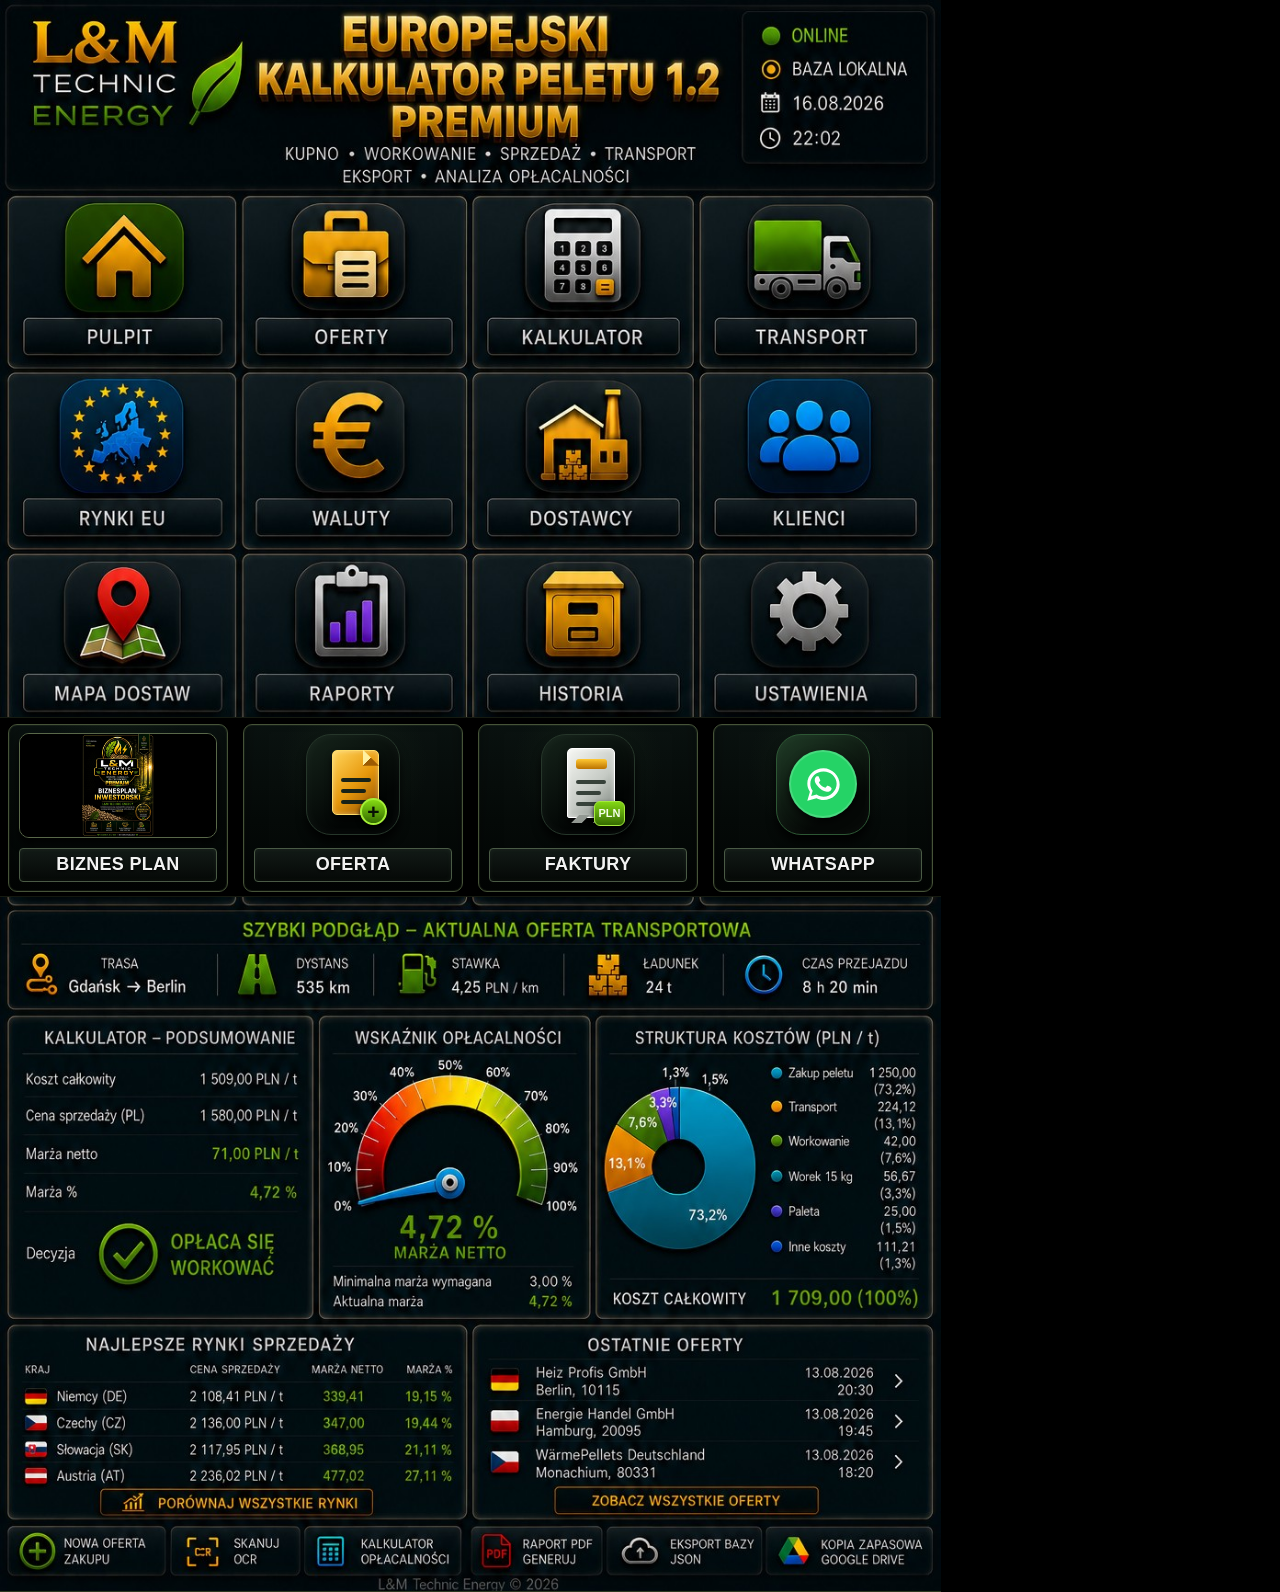
<file: index.html>
<!doctype html><html lang="pl"><head><meta charset="utf-8"><meta name="viewport" content="width=device-width,initial-scale=1,maximum-scale=1,user-scalable=no,viewport-fit=cover"><meta name="theme-color" content="#020806"><title>L&M Technic Energy — Europejski Kalkulator Peletu 1.2 PREMIUM — V31.3.4 FINAL MASTER</title>
<link rel="manifest" href="./manifest.webmanifest">
<link rel="icon" type="image/png" sizes="192x192" href="./icon-192.png">
<link rel="apple-touch-icon" href="./icon-192.png">
<meta name="application-name" content="L&M Technic Energy">
<meta name="apple-mobile-web-app-capable" content="yes">
<meta name="apple-mobile-web-app-status-bar-style" content="black-translucent">
<meta name="mobile-web-app-capable" content="yes">
<style>
html,body{margin:0;background:#000;color:#fff;font-family:Arial,Helvetica,sans-serif;min-height:100%}*{box-sizing:border-box}#app{width:100%;min-height:100vh;background:#000}.screen{position:relative;width:100%;margin:0 auto;background:#000}.screen img{display:block;width:100%;height:auto;user-select:none;-webkit-user-drag:none}.hot{position:absolute;cursor:pointer;touch-action:manipulation;background:transparent;border:0;padding:0;z-index:5}.toast{position:fixed;left:50%;bottom:22px;transform:translateX(-50%) translateY(15px);opacity:0;background:rgba(5,15,10,.98);border:1px solid #6cc62f;color:#fff;padding:12px 16px;border-radius:10px;box-shadow:0 0 20px rgba(80,220,30,.25);z-index:99;font-size:14px;max-width:88%;text-align:center;pointer-events:none;transition:.18s}.toast.show{opacity:1;transform:translateX(-50%) translateY(0)}.badge{position:fixed;right:8px;bottom:8px;background:rgba(0,0,0,.82);border:1px solid #38523c;color:#88d33f;padding:5px 8px;border-radius:8px;font-size:10px;z-index:50}.qty-display{position:absolute;z-index:14;left:21.5%;top:81.26%;width:73.9%;height:3.58%;display:flex;align-items:center;justify-content:space-between;background:#06100d;color:#fff;border:1px solid #67710a;border-radius:7px;padding:0 16px;font-size:clamp(15px,2.2vw,25px);font-weight:500;text-align:left}.qty-display:active{border-color:#9cff00;box-shadow:0 0 12px rgba(130,255,0,.35)}.qty-display .arrow{font-size:1.3em;color:#ddd}.qty-menu{position:absolute;z-index:30;right:3.8%;top:64.2%;width:32.7%;display:none;background:linear-gradient(180deg,#08120e,#020807);border:2px solid #91d900;border-radius:10px;padding:5px;box-shadow:0 0 20px rgba(120,255,0,.25)}.qty-menu.open{display:block}.qty-row{width:100%;border:0;border-bottom:1px solid rgba(255,255,255,.08);background:transparent;color:#f6f6f6;padding:7px 10px;display:flex;align-items:center;justify-content:space-between;font-size:clamp(12px,1.9vw,22px);text-align:left}.qty-row:last-child{border-bottom:0}.qty-row.selected{background:linear-gradient(180deg,#5b9900,#315f00);border-radius:6px}.qty-row .check{visibility:hidden;font-weight:900}.qty-row.selected .check{visibility:visible}.summary-panel{width:100%;max-width:1024px;margin:0 auto 90px;padding:16px 18px 24px;background:linear-gradient(180deg,#06100d,#020706);border-top:1px solid #536314;color:#fff}.sum-title{font-size:clamp(22px,4vw,38px);font-weight:900;color:#f0a300;margin:0 0 14px}.sum-grid{display:grid;grid-template-columns:1fr auto;border:1px solid #485813;border-radius:12px;overflow:hidden;background:#07100c}.sum-grid>div,.sum-grid>b{padding:11px 14px;border-bottom:1px solid #24361d;font-size:clamp(15px,2.1vw,23px)}.sum-grid>div:nth-last-child(-n+2),.sum-grid>b:nth-last-child(-n+2){border-bottom:0}.sum-grid b{text-align:right}.green{color:#86dc1c}.decision{margin-top:14px;padding:15px;border:1px solid #5e7d0c;border-radius:10px;color:#86dc1c;text-align:center;font-size:clamp(18px,3vw,30px);font-weight:800;background:linear-gradient(180deg,#0c1c0d,#061008)}.go-transport{width:100%;margin-top:14px;padding:16px;border:1px solid #8bcf00;border-radius:10px;background:linear-gradient(180deg,#62bd00,#2f7800);color:#fff;font-weight:900;font-size:clamp(18px,3vw,30px)}.transport-fix{position:absolute;z-index:12;left:56%;top:84.7%;width:38%;min-height:7.2%;background:linear-gradient(180deg,#06100d,#020807);border:1px solid #60730b;border-radius:10px;padding:8px 10px;text-align:center;display:flex;flex-direction:column;justify-content:center}.tlabel{font-size:clamp(9px,1.35vw,16px);color:#bdc7bd;letter-spacing:.3px}.tval{font-size:clamp(18px,3.4vw,36px);color:#7dcc14;font-weight:900;margin-top:2px}.tsub{font-size:clamp(10px,1.55vw,18px);color:#e9efe9;margin-top:3px}@media(min-width:1100px){.screen.portrait,.summary-panel{max-width:1024px}.screen.landscape{max-width:1536px}}

.modal-backdrop{position:fixed;inset:0;background:rgba(0,0,0,.82);z-index:120;display:flex;align-items:flex-start;justify-content:center;padding:18px 10px;overflow:auto}.supplier-modal{--master-font:"Arial Narrow","Roboto Condensed","Noto Sans Condensed","Liberation Sans Narrow",Arial,Helvetica,sans-serif;width:min(720px,96vw);margin:20px auto 80px;background:linear-gradient(180deg,#0b1711,#050b08);border:1px solid #58721d;border-radius:16px;box-shadow:0 0 30px rgba(120,255,0,.20);overflow:hidden;font-family:var(--master-font);font-stretch:condensed}.supplier-head{padding:18px 18px 12px;border-bottom:1px solid #263b22;display:flex;align-items:center;justify-content:space-between}.supplier-head h2{margin:0;color:#e7a112;font-family:var(--master-font);font-size:clamp(20px,4.6vw,32px);line-height:1;font-weight:900;letter-spacing:.35px;text-transform:uppercase}.supplier-close{background:#131c16;border:1px solid #53634d;color:#fff;border-radius:10px;width:42px;height:42px;font-family:var(--master-font);font-size:26px;font-weight:700;line-height:1}.supplier-body{padding:16px 18px 18px}.supplier-grid{display:grid;grid-template-columns:1fr 1fr;gap:12px}.supplier-field{display:flex;flex-direction:column;gap:5px}.supplier-field.full{grid-column:1/-1}.supplier-field label{font-family:var(--master-font);font-size:12px;line-height:1.05;font-weight:500;letter-spacing:.15px;color:#aeb9ae}.supplier-field input,.supplier-field select,.supplier-field textarea{width:100%;background:#06100d;color:#fff;border:1px solid #425329;border-radius:9px;padding:11px 13px;font-family:var(--master-font);font-size:15px;line-height:1.05;font-weight:400;letter-spacing:.1px;outline:none}.supplier-field input::placeholder,.supplier-field textarea::placeholder{font-family:var(--master-font);color:#7e8980;opacity:1}.supplier-field option{font-family:Arial,Helvetica,sans-serif}.supplier-field textarea{min-height:92px;resize:vertical;line-height:1.25}.supplier-field input:focus,.supplier-field select:focus,.supplier-field textarea:focus{border-color:#8fe31f;box-shadow:0 0 10px rgba(130,255,0,.18)}.supplier-actions{display:grid;grid-template-columns:1fr 1fr;gap:10px;margin-top:16px}.supplier-actions button{border:1px solid #526348;border-radius:10px;padding:12px;font-family:var(--master-font);font-size:15px;line-height:1;font-weight:800;letter-spacing:.45px;color:#fff;background:#111a14;text-transform:uppercase}.supplier-actions .save{background:linear-gradient(180deg,#67b900,#317800);border-color:#88df19;box-shadow:0 0 14px rgba(118,230,20,.2)}.supplier-note{font-family:var(--master-font);font-size:11px;letter-spacing:.1px;color:#8e9b91;margin-top:10px;line-height:1.3}.supplier-count{position:absolute;left:1.5%;bottom:1.8%;z-index:8;background:rgba(5,15,10,.96);border:1px solid #58721d;color:#93e735;border-radius:8px;padding:5px 8px;font-family:var(--master-font);font-size:11px;display:none}.supplier-section-title{grid-column:1/-1;margin:8px 0 1px;padding:7px 0 5px;border-bottom:1px solid #385028;color:#e7a112;font-family:var(--master-font);font-size:13px;font-weight:900;letter-spacing:.55px;text-transform:uppercase}.supplier-hint{grid-column:1/-1;margin:-2px 0 2px;color:#809087;font-family:var(--master-font);font-size:10px;line-height:1.25}.supplier-field select{appearance:auto;-webkit-appearance:menulist}.supplier-field input[type=date],.supplier-field input[type=datetime-local]{color-scheme:dark}.supplier-required{color:#8fe31f}.supplier-field .mini{font-size:9px;color:#718078;margin-top:-2px;line-height:1.2}.supplier-modal .supplier-grid{align-items:start}@media(max-width:600px){.supplier-grid{grid-template-columns:1fr}.supplier-field.full{grid-column:auto}.supplier-actions{grid-template-columns:1fr}.supplier-modal{margin-top:8px}.supplier-body{padding:14px}.supplier-head h2{font-size:24px}.supplier-field label{font-size:11px}.supplier-field input,.supplier-field select,.supplier-field textarea{font-size:14px}.supplier-actions button{font-size:14px}}

/* V7 — ŻYWA BAZA DOSTAWCÓW, bez zmiany grafiki MASTER */
.live-suppliers{position:absolute;left:17.15%;top:31.1%;width:57.4%;height:55.8%;z-index:7;background:rgba(1,8,6,.975);border:1px solid rgba(98,123,38,.78);box-shadow:inset 0 0 18px rgba(0,0,0,.55);overflow:auto;font-family:"Arial Narrow","Roboto Condensed","Noto Sans Condensed",Arial,sans-serif;color:#e8eee9}
.live-suppliers .live-head,.live-suppliers .live-row{display:grid;grid-template-columns:7% 29% 11% 15% 16% 12% 10%;align-items:center;min-width:690px}
.live-suppliers .live-head{position:sticky;top:0;z-index:2;background:#07110d;border-bottom:1px solid #3f5427;color:#aeb9ae;font-size:clamp(7px,.68vw,12px);text-transform:uppercase;letter-spacing:.1px}
.live-suppliers .live-head>div,.live-suppliers .live-row>div{padding:.38em .42em;border-right:1px solid rgba(72,89,55,.42);box-sizing:border-box;overflow:hidden;text-overflow:ellipsis}
.live-suppliers .live-row{border-bottom:1px solid rgba(55,77,48,.55);font-size:clamp(8px,.82vw,14px);min-height:11.4%;cursor:pointer;background:rgba(4,13,10,.88)}
.live-suppliers .live-row:hover,.live-suppliers .live-row.selected{background:linear-gradient(90deg,rgba(35,75,8,.88),rgba(5,20,12,.92));box-shadow:inset 3px 0 0 #8de51c}
.live-suppliers .name{color:#9adf37;font-weight:700}.live-suppliers .muted{font-size:.82em;color:#93a197;display:block;margin-top:.16em}.live-suppliers .price{color:#9be536;font-size:1.18em}.live-suppliers .status{font-size:.78em;border:1px solid #a66d16;color:#f1b241;border-radius:3px;padding:.25em .35em;text-align:center;display:inline-block}.live-suppliers .status.talk{border-color:#2185b8;color:#55c8ff}.live-suppliers .status.ok{border-color:#5a9721;color:#9be536}.live-suppliers .empty{padding:18px;color:#859087;text-align:center;font-size:clamp(10px,1vw,15px)}
.supplier-search-live{position:absolute;left:47.35%;top:26.25%;width:16.9%;height:4.6%;z-index:9;box-sizing:border-box;background:rgba(3,10,8,.93);border:1px solid #31482c;border-radius:5px;color:#fff;padding:0 .7em;font-family:"Arial Narrow",Arial,sans-serif;font-size:clamp(8px,.9vw,14px);outline:none}.supplier-search-live:focus{border-color:#8ee41b;box-shadow:0 0 8px rgba(120,230,20,.25)}
.live-detail{position:absolute;left:75.6%;top:26.0%;width:23.1%;height:64.8%;z-index:7;background:rgba(2,10,8,.98);border:1px solid rgba(77,100,46,.76);padding:.75%;box-sizing:border-box;overflow:auto;font-family:"Arial Narrow","Roboto Condensed",Arial,sans-serif;color:#e8eee9}
.live-detail h3{margin:.1em 0 .18em;color:#a2e33a;font-size:clamp(9px,1.25vw,20px);line-height:1.08}.live-detail .type{font-size:clamp(7px,.78vw,12px);color:#c8d0cb;margin-bottom:.65em}.live-detail .tag{display:inline-block;border:1px solid #5e8428;color:#9de139;padding:.18em .4em;border-radius:4px;font-size:.72em;margin-left:.35em}.live-detail .line{display:flex;gap:.45em;align-items:flex-start;margin:.5em 0;font-size:clamp(7px,.78vw,12px);line-height:1.25}.live-detail .ico{width:1.3em;color:#8fe31f;text-align:center;flex:none}.live-detail .section{color:#efaa20;border-top:1px solid #5b4821;margin-top:.8em;padding-top:.55em;font-weight:800;font-size:clamp(8px,.9vw,14px)}.live-detail .action{width:100%;margin-top:.55em;padding:.55em .45em;border-radius:5px;border:1px solid #5f8729;background:linear-gradient(#5ea800,#2d6b00);color:#fff;font-weight:800;font-family:inherit;font-size:clamp(8px,.9vw,14px)}.live-detail .action.blue{background:linear-gradient(#0c77ba,#044a7f);border-color:#268ed1}.live-detail .no-selection{color:#87928a;font-size:clamp(8px,.9vw,14px);padding-top:1em}
.simple-modal{position:fixed;inset:0;z-index:160;background:rgba(0,0,0,.83);display:flex;align-items:center;justify-content:center;padding:18px}.simple-card{width:min(640px,94vw);max-height:82vh;overflow:auto;background:linear-gradient(180deg,#0a1711,#050b08);border:1px solid #5b7724;border-radius:14px;box-shadow:0 0 26px rgba(120,255,0,.18);padding:18px;font-family:"Arial Narrow",Arial,sans-serif;color:#fff}.simple-card h3{margin:0 0 12px;color:#e7a112;font-size:24px}.simple-card textarea{width:100%;box-sizing:border-box;min-height:160px;background:#06100d;color:#fff;border:1px solid #4f642f;border-radius:9px;padding:12px;font:16px "Arial Narrow",Arial,sans-serif}.simple-actions{display:flex;gap:10px;margin-top:12px}.simple-actions button{flex:1;padding:12px;border-radius:9px;border:1px solid #526348;background:#111a14;color:#fff;font-weight:800}.simple-actions .green{background:linear-gradient(#67b900,#317800);border-color:#88df19}.history-item{border-bottom:1px solid #2d422b;padding:9px 0}.history-item b{color:#9be536}.history-item small{color:#89958d;display:block;margin-top:3px}
@media(max-width:700px){.live-suppliers .live-head,.live-suppliers .live-row{min-width:560px}.live-detail{font-size:9px}}


/* V8 — PRZYWRÓCONA LISTA MASTER + KOLOROWE PRIORYTETY + STATUS KONTRAHENTA */
.supplier-count{display:none!important}
.live-suppliers{left:17.15%;top:31.15%;width:57.4%;height:50.8%;background:rgba(1,8,6,.975);overflow:auto;scrollbar-width:thin;scrollbar-color:#56751e #06100d}
.live-suppliers .live-head,.live-suppliers .live-row{grid-template-columns:7% 24% 11% 15% 12% 12% 10% 9%;min-width:760px}
.live-suppliers .live-head{font-size:clamp(7px,.62vw,11px)}
.live-suppliers .live-row{min-height:11.4%;font-size:clamp(8px,.74vw,13px)}
.live-suppliers .prio{display:inline-flex;align-items:center;justify-content:center;width:2.15em;height:2.15em;border-radius:50%;font-weight:900;color:#fff;border:1px solid rgba(255,255,255,.35);box-shadow:inset 0 1px 3px rgba(255,255,255,.18),0 0 6px rgba(0,0,0,.5)}
.live-suppliers .prio.p1{background:linear-gradient(#f32727,#8b0000)}
.live-suppliers .prio.p2{background:linear-gradient(#f5a21a,#985200)}
.live-suppliers .prio.p3{background:linear-gradient(#d98a17,#704000)}
.live-suppliers .prio.p4,.live-suppliers .prio.p5,.live-suppliers .prio.p6,.live-suppliers .prio.p7,.live-suppliers .prio.p8{background:linear-gradient(#d0d0d0,#676767);color:#101010}
.live-suppliers .status{white-space:nowrap;font-size:.72em}
.live-suppliers .status.contact{border-color:#b06d13;color:#ffb338}.live-suppliers .status.talk{border-color:#178bd0;color:#53c5ff}.live-suppliers .status.ok{border-color:#609a20;color:#9be536}.live-suppliers .status.check{border-color:#b06d13;color:#ffae21}.live-suppliers .status.archive{border-color:#888;color:#c8c8c8}
.supplier-status-legend{position:absolute;left:17.15%;top:82.45%;width:57.4%;height:4.6%;z-index:10;display:flex;align-items:center;gap:1.05em;padding:0 .9%;box-sizing:border-box;background:rgba(3,10,8,.97);border:1px solid rgba(82,103,55,.72);font-family:"Arial Narrow","Roboto Condensed",Arial,sans-serif;font-size:clamp(7px,.67vw,11px);white-space:nowrap;overflow:hidden;color:#d8dfda}
.supplier-status-legend .legend-title{font-weight:800;color:#cdd6cf;margin-right:.4em}.supplier-status-legend .legend-item{display:flex;align-items:center;gap:.35em}.supplier-status-legend .dot{width:.82em;height:.82em;border-radius:50%;display:inline-block;box-shadow:0 0 5px rgba(255,255,255,.12)}
.supplier-status-legend .red{background:#ef2727}.supplier-status-legend .blue{background:#1493e6}.supplier-status-legend .green{background:#78bb26}.supplier-status-legend .orange{background:#f39a17}.supplier-status-legend .gray{background:#9d9d9d}
.live-detail{left:75.6%;top:26.0%;width:23.1%;height:64.8%}
@media(max-width:700px){.live-suppliers .live-head,.live-suppliers .live-row{min-width:700px}.supplier-status-legend{font-size:7px;gap:.65em}}

/* V9 — 20 KONTRAHENTÓW NA PIERWSZY RZUT OKA + PEŁNY PRAWY PANEL + ONLINE/MAPS */
.live-suppliers{height:50.8%!important;overflow-y:auto!important;overflow-x:auto!important;scrollbar-width:thin;scrollbar-color:#678d25 #06100d}
.live-suppliers .live-head{height:7.5%;min-height:7.5%;font-size:clamp(5px,.53vw,9px)!important;line-height:1.02}
.live-suppliers .live-row{height:4.625%;min-height:4.625%!important;font-size:clamp(5px,.53vw,9px)!important;line-height:1.02}
.live-suppliers .live-head>div,.live-suppliers .live-row>div{padding:.10em .28em!important;white-space:nowrap;overflow:hidden;text-overflow:ellipsis}
.live-suppliers .muted{font-size:.76em!important;margin-top:.04em!important;line-height:1.0}
.live-suppliers .price{font-size:1.02em!important}.live-suppliers .status{font-size:.68em!important;padding:.14em .25em!important}
.live-suppliers .prio{width:1.75em!important;height:1.75em!important;font-size:.92em!important}
.live-detail{overflow-y:auto!important;overflow-x:hidden!important;padding:.62%!important;scrollbar-width:thin;scrollbar-color:#678d25 #06100d}
.live-detail h3{font-size:clamp(9px,1.18vw,18px)!important}.live-detail .line{margin:.34em 0!important;font-size:clamp(6px,.70vw,11px)!important;line-height:1.17!important}
.live-detail .section{font-size:clamp(7px,.80vw,12px)!important;margin-top:.55em!important;padding-top:.42em!important}
.live-detail .action{font-size:clamp(7px,.78vw,12px)!important;padding:.48em .38em!important;margin-top:.38em!important}
.live-detail .action.online{background:linear-gradient(#7a9c19,#3d5c0a);border-color:#9bcf31}
.live-detail .action.dark{background:linear-gradient(#202820,#101610);border-color:#52604d}
.live-detail .online-ok{color:#9be536}.live-detail .online-warn{color:#f3b23a}.live-detail .note-mini{font-size:.82em;color:#839087;line-height:1.15;margin:.35em 0}
.live-detail a{color:#71c9ff;text-decoration:none}.live-detail b{font-weight:800}
@media(max-width:700px){.live-suppliers .live-head,.live-suppliers .live-row{min-width:760px!important}.live-suppliers .live-head{font-size:5px!important}.live-suppliers .live-row{font-size:5px!important}}

/* === V10 MASTER DOSTAWCY — 100% ZATWIERDZONY UKŁAD === */
.sup-v10{position:relative;width:100%;max-width:941px;margin:0 auto;background:#000;min-height:100vh;overflow:visible;font-family:"Arial Narrow","Roboto Condensed","Noto Sans Condensed",Arial,sans-serif;color:#f4f7f3}
.sup-v10>.master-art{display:block;width:100%;height:auto;user-select:none;-webkit-user-drag:none}
.sup-v10 .sup-hot{position:absolute;z-index:30;background:transparent;border:0;padding:0;cursor:pointer;touch-action:manipulation}
.sup-v10 .sup-search{position:absolute;z-index:22;left:2.15%;top:15.45%;width:64.6%;height:2.58%;border:1px solid #3b4e39;border-radius:8px;background:rgba(3,12,9,.96);color:#e8eee7;padding:0 2.4%;font:500 clamp(8px,1.7vw,16px)/1 "Arial Narrow",Arial,sans-serif;outline:none}
.sup-v10 .sup-search:focus{border-color:#8edc15;box-shadow:0 0 10px rgba(139,226,20,.28)}
.sup-v10 .sup-toolbar{position:absolute;z-index:23;top:15.45%;height:2.58%;border:1px solid #3b4e39;border-radius:8px;background:linear-gradient(180deg,rgba(13,23,18,.98),rgba(4,10,7,.98));color:#ddd;font:700 clamp(7px,1.35vw,14px)/1 "Arial Narrow",Arial,sans-serif;display:flex;align-items:center;justify-content:center;gap:.35em;cursor:pointer}
.sup-v10 .filter{left:68.0%;width:12.0%}.sup-v10 .sort{left:81.5%;width:15.0%}
.sup-v10 .table-wrap{position:absolute;z-index:21;left:2.05%;top:18.62%;width:94.6%;height:42.12%;background:rgba(1,9,6,.985);border:1px solid #283d28;border-radius:7px;overflow:hidden;box-shadow:inset 0 0 18px rgba(0,0,0,.7)}
.sup-v10 .table-head,.sup-v10 .supplier-row{display:grid;grid-template-columns:10% 22% 16% 15% 19% 18%;align-items:center}
.sup-v10 .table-head{height:5.8%;min-height:22px;background:#07100c;color:#bfc8bf;border-bottom:1px solid #3f5427;font-size:clamp(5px,1.15vw,11px);text-transform:uppercase;letter-spacing:.15px}
.sup-v10 .table-head>div,.sup-v10 .supplier-row>div{padding:0 .55em;overflow:hidden;white-space:nowrap;text-overflow:ellipsis;border-right:1px solid rgba(64,82,58,.32)}
.sup-v10 .rows{height:94.2%;overflow-y:auto;overflow-x:hidden;scrollbar-width:thin;scrollbar-color:#76a91c #06100c}
.sup-v10 .supplier-row{height:5%;min-height:18px;border-bottom:1px solid rgba(51,71,47,.58);background:rgba(4,13,10,.92);font-size:clamp(6px,1.3vw,12px);cursor:pointer}
.sup-v10 .supplier-row:nth-child(even){background:rgba(5,16,12,.94)}
.sup-v10 .supplier-row.selected{background:linear-gradient(90deg,rgba(38,78,8,.96),rgba(5,19,11,.96));box-shadow:inset 3px 0 0 #8ee619}
.sup-v10 .supplier-row:active{filter:brightness(1.18)}
.sup-v10 .rname{color:#9add31;font-weight:900}.sup-v10 .rcert,.sup-v10 .rcity{color:#e4e9e4}.sup-v10 .rprice{color:#a6e632;font-weight:700}
.sup-v10 .prio{display:inline-flex;align-items:center;justify-content:center;width:1.75em;height:1.75em;border-radius:50%;font-weight:900;color:#fff;background:linear-gradient(#e82517,#9d0e09);border:1px solid #ff5346;box-shadow:0 0 5px rgba(255,0,0,.3)}
.sup-v10 .p2,.sup-v10 .p3{background:linear-gradient(#f39b18,#9e4e06);border-color:#ffb843}.sup-v10 .p4,.sup-v10 .p5,.sup-v10 .p6,.sup-v10 .p7,.sup-v10 .p8{background:linear-gradient(#686d6b,#363a39);border-color:#858c89}
.sup-v10 .status-pill{display:block;text-align:center;border-radius:5px;padding:.18em .28em;font-weight:900;font-size:.82em;color:#fff;border:1px solid #a00;background:linear-gradient(#cf1d13,#790701)}
.sup-v10 .status-pill.talk{border-color:#168ed1;background:linear-gradient(#128fd8,#075385)}.sup-v10 .status-pill.ok{border-color:#6ebd15;background:linear-gradient(#619f12,#2e5b08)}.sup-v10 .status-pill.check{border-color:#e08b10;background:linear-gradient(#c56d0a,#703a00)}.sup-v10 .status-pill.archive{border-color:#7d8480;background:linear-gradient(#626865,#2b2f2d)}
.sup-v10 .legend-v10{position:absolute;z-index:22;left:2.05%;top:61.15%;width:94.6%;height:3.15%;background:rgba(2,9,6,.98);border:1px solid #354435;border-radius:6px;display:flex;align-items:center;gap:1.5%;padding:0 1.3%;font-size:clamp(5px,1.12vw,11px);white-space:nowrap;overflow:hidden}
.sup-v10 .legend-v10 b{font-size:1.12em}.sup-v10 .ldot{width:.9em;height:.9em;border-radius:50%;display:inline-block;margin-right:.35em;vertical-align:-.1em}.ld-red{background:#e31616}.ld-blue{background:#098bd2}.ld-green{background:#67aa0b}.ld-orange{background:#d47a08}.ld-gray{background:#7b807d}
.sup-v10 .detail-v10{position:absolute;z-index:21;left:2.05%;top:64.65%;width:94.6%;height:28.15%;background:rgba(2,9,6,.985);border:1px solid #6c6811;border-radius:7px;overflow:hidden;display:grid;grid-template-columns:30% 36% 34%;font-size:clamp(6px,1.22vw,12px)}
.sup-v10 .detail-col{padding:3.3% 4%;border-right:1px solid #253929;min-width:0;overflow:hidden}.sup-v10 .detail-col:last-child{border-right:0}.sup-v10 .dname{font-size:1.65em;color:#9dde31;font-weight:900;line-height:1.05;margin-bottom:.2em}.sup-v10 .dtype{font-size:1.0em;color:#8dcc21;font-weight:700;border-bottom:1px solid #263c29;padding-bottom:.7em;margin-bottom:.8em}.sup-v10 .sec{color:#9dde31;font-weight:900;font-size:.95em;margin:.7em 0 .42em;text-transform:uppercase}.sup-v10 .dline{display:grid;grid-template-columns:1.4em 1fr;gap:.35em;align-items:start;margin:.42em 0;color:#e7ede7;line-height:1.22}.sup-v10 .dico{color:#8edb1a}.sup-v10 .muted{color:#8f9c92}.sup-v10 .dprice{color:#9ede2f;font-size:2em;font-weight:900;margin:.28em 0}.sup-v10 .card{border:1px solid #2f442e;border-radius:6px;padding:.65em .72em;margin-bottom:.65em;background:rgba(4,14,10,.86);overflow:hidden}.sup-v10 .cert-badge{display:inline-flex;align-items:center;justify-content:center;width:4.4em;height:4.4em;border-radius:50%;background:radial-gradient(circle,#f7f7f7 0 52%,#d4d4d4 53% 61%,#fff 62%);color:#915424;font-weight:900;border:2px solid #aaa;margin-right:.8em}.sup-v10 .certrow{display:flex;align-items:center}.sup-v10 .dates{display:grid;grid-template-columns:1fr 1fr;gap:.55em}.sup-v10 .notes{line-height:1.28;max-height:7.5em;overflow:auto}
.sup-v10 .action-stack{display:flex;flex-direction:column;gap:.42em;height:100%}.sup-v10 .action-title{color:#9dde31;font-weight:900;font-size:1.15em;margin-bottom:.1em}.sup-v10 .action-btn{display:flex;align-items:center;justify-content:center;gap:.55em;min-height:14%;border-radius:6px;text-decoration:none;color:#fff;font-weight:900;font-size:1.04em;border:1px solid #485c3d;background:linear-gradient(#182119,#0c120e);box-shadow:inset 0 1px 0 rgba(255,255,255,.06);cursor:pointer}.sup-v10 .action-btn.green{border-color:#78c50c;background:linear-gradient(#7bc600,#3f8300)}.sup-v10 .action-btn.blue{border-color:#22a9f0;background:linear-gradient(#169fe9,#096294)}.sup-v10 .action-btn:active{transform:translateY(1px);filter:brightness(1.1)}
.sup-v10 .bottom-actions{position:absolute;z-index:24;left:2.05%;top:94.05%;width:94.6%;height:3.6%;display:grid;grid-template-columns:1.15fr 1.15fr .75fr 1.25fr .85fr;gap:1%}
.sup-v10 .bottom-actions button{border-radius:5px;border:1px solid #405b35;color:#fff;font:900 clamp(6px,1.15vw,11px)/1 "Arial Narrow",Arial,sans-serif;background:linear-gradient(#151c16,#090e0a);padding:0 .3em}.sup-v10 .bottom-actions .add{border-color:#5aa517;background:linear-gradient(#1d6010,#0d2c08)}.sup-v10 .bottom-actions .edit{border-color:#bc6e05;color:#eaa21c}.sup-v10 .bottom-actions .note{border-color:#147db1;color:#35bced}.sup-v10 .bottom-actions .history{border-color:#7c3478;color:#e4a4dc}.sup-v10 .bottom-actions .delete{border-color:#b71d16;background:linear-gradient(#8c0c08,#400503)}
.sup-v10 .empty-v10{padding:2em;text-align:center;color:#7f8b82}
.sup-v10 .master-stamp{position:absolute;z-index:22;left:38%;top:97.6%;width:24%;text-align:center;color:#86cf2f;font:700 clamp(6px,1.15vw,11px)/1 Arial,sans-serif;letter-spacing:.12em}
@media(max-width:520px){.sup-v10 .detail-v10{font-size:clamp(5px,1.12vw,9px)}.sup-v10 .supplier-row{font-size:clamp(5px,1.18vw,9px)}.sup-v10 .legend-v10{font-size:clamp(4.5px,1.02vw,8px)}}

<style>.badge,.master-stamp{display:none!important}
/* ===== V25 — POPRAWKA WHATSAPP + WĄSKI PASEK NAWIGACYJNY BIZNESPLANU ===== */
.v25-bp-toolbar{
  position:sticky;top:0;z-index:30;
  margin:0 0 10px;
  padding:7px;
  border:1px solid #405436;
  border-radius:12px;
  background:rgba(0,0,0,.96);
  box-shadow:0 8px 16px rgba(0,0,0,.44), inset 0 0 0 1px rgba(122,150,96,.06);
}
.v25-bp-toolbar-grid{display:grid;grid-template-columns:repeat(4,minmax(0,1fr));gap:7px}
.v25-bp-navbtn{
  min-width:0;min-height:52px;
  border:1px solid #546845;
  border-radius:10px;
  background:linear-gradient(180deg,#122016,#07100a);
  color:#f3f6ef;font-weight:900;font-size:12px;line-height:1.05;
  display:flex;flex-direction:column;align-items:center;justify-content:center;gap:3px;
  cursor:pointer;box-shadow:0 4px 8px rgba(0,0,0,.45), inset 0 0 0 1px rgba(134,167,99,.07);
}
.v25-bp-navbtn .ico{font-size:19px;line-height:1;color:#f2c340;font-weight:900}
.v25-bp-navbtn.green .ico,.v25-bp-navbtn.green{color:#dff9cf}
.v25-bp-navbtn.blue .ico,.v25-bp-navbtn.blue{color:#e3f3ff}
.v25-bp-navbtn.green{background:linear-gradient(180deg,#315d10,#163306);border-color:#6ea11b}
.v25-bp-navbtn.blue{background:linear-gradient(180deg,#0e5a84,#08344c);border-color:#288ab8}
.v25-bp-navbtn:active{transform:translateY(1px);filter:brightness(1.08)}
@media (max-width:560px){
  .v25-bp-navbtn{min-height:48px;font-size:11px}
  .v25-bp-navbtn .ico{font-size:17px}
}


/* ===== V26 — WHATSAPP / HISTORIA PDF / MAPA GOOGLE ===== */
.v26-map-full{grid-column:1/-1;margin-top:14px}
.v26-map-shell{border:1px solid #405631;border-radius:12px;background:linear-gradient(#08110c,#020704);padding:14px}
.v26-map-shell h3{margin:0 0 12px;padding-bottom:9px;border-bottom:1px solid #263829;color:#efa91e;font-size:22px;font-weight:900}
.v26-map-frame{height:455px;border:1px solid #50653c;border-radius:10px;overflow:hidden;background:#0b120e;box-shadow:inset 0 0 0 1px rgba(120,150,95,.06)}
.v26-map-frame iframe{width:100%;height:100%;border:0;display:block;background:#e7ece8}
.v26-map-routebar{display:grid;grid-template-columns:1fr 180px 240px 240px;gap:10px;margin-top:11px;align-items:end}
.v26-map-routebar .v15-field{margin:0}
.v26-map-routebar .v15-btn{min-height:50px}
.v26-map-status{margin-top:8px;color:#aeb9af;font-size:12px;line-height:1.4}

.v26-history-screen{width:941px;min-width:941px;min-height:100vh;background:#010503;color:#f5f7f5;font-family:"Arial Narrow","Roboto Condensed",Arial,sans-serif}
.v26-history-body{padding:18px}
.v26-history-folders{display:grid;grid-template-columns:repeat(3,1fr);gap:11px;margin-bottom:14px}
.v26-folder{min-height:92px;border:1px solid #455a35;border-radius:12px;background:linear-gradient(#0e1710,#040806);color:#fff;padding:12px;cursor:pointer;text-align:left;box-shadow:inset 0 0 0 1px rgba(120,150,95,.05)}
.v26-folder:active,.v26-folder.active{border-color:#83cc20;background:radial-gradient(circle at 50% 20%,rgba(115,210,20,.21),transparent 56%),linear-gradient(#10200f,#050a05);box-shadow:inset 0 0 22px rgba(125,220,25,.18),0 0 12px rgba(105,200,15,.13)}
.v26-folder .ico{font-size:29px;display:inline-block;margin-right:8px;vertical-align:middle}.v26-folder b{font-size:18px;color:#f2c33c}.v26-folder span{display:block;margin-top:7px;color:#aeb8b0;font-size:12px}.v26-folder .count{float:right;background:#273921;color:#a9e543;border:1px solid #4f6f36;border-radius:999px;padding:3px 8px;font-size:12px;font-weight:900}
.v26-history-card{border:1px solid #40542e;border-radius:12px;background:linear-gradient(#07100c,#020806);padding:15px}
.v26-history-card h2{margin:0 0 12px;color:#a7e73a;font-size:22px;border-bottom:1px solid #273829;padding-bottom:9px}
.v26-history-tools{display:flex;gap:8px;justify-content:space-between;align-items:center;margin-bottom:10px}.v26-history-tools .desc{color:#a8b3aa;font-size:13px}
.v26-history-table{width:100%;border-collapse:collapse;table-layout:fixed}.v26-history-table th{background:#111a14;color:#a8e63d;border-bottom:1px solid #465a36;padding:10px 8px;text-align:left;font-size:12px}.v26-history-table td{border-bottom:1px solid #203023;padding:10px 8px;font-size:13px;vertical-align:middle;word-break:break-word}.v26-history-table tr:hover td{background:#07130a}.v26-history-table .empty{text-align:center;padding:36px 10px;color:#89958c;font-size:14px}.v26-doc-name{color:#fff;font-weight:800}.v26-status{display:inline-block;border:1px solid #4d6b36;border-radius:999px;padding:4px 8px;color:#a4e63b;background:#0a160b;font-size:11px;font-weight:900}.v26-mini{border:1px solid #526342;border-radius:7px;background:#111a13;color:#fff;padding:7px 9px;font-size:11px;font-weight:800;cursor:pointer}.v26-mini:active{filter:brightness(1.2)}

</style>
<style id="v12-icons-final">
/* V12 — tylko zatwierdzone kolory i powiększone ikony; układ/funkcje bez zmian */
.sup-v10 .dline{grid-template-columns:2.45em 1fr!important;gap:.58em!important;align-items:center!important;min-height:2.15em!important;margin:.34em 0!important}
.sup-v10 .dico{width:2.05em!important;height:2.05em!important;display:flex!important;align-items:center!important;justify-content:center!important;line-height:1!important}
.sup-v10 .dico svg{width:100%!important;height:100%!important;display:block!important;overflow:visible}
.sup-v10 .dico.pin{color:#ff2c27!important}.sup-v10 .dico.phone{color:#83db16!important}.sup-v10 .dico.mobile{color:#7fd314!important}.sup-v10 .dico.mail{color:#14a9e8!important}.sup-v10 .dico.web{color:#14c6ec!important}
.sup-v10 .action-btn{justify-content:flex-start!important;text-align:left!important;padding:0 .9em!important;gap:.82em!important}
.sup-v10 .action-ico{width:2.15em!important;height:2.15em!important;min-width:2.15em!important;display:inline-flex!important;align-items:center!important;justify-content:center!important;line-height:1!important}
.sup-v10 .action-ico svg{width:100%!important;height:100%!important;display:block!important}
.sup-v10 .action-label{flex:1;text-align:center;padding-right:2.6em}
.sup-v10 .action-btn.online-yellow{color:#111!important;border-color:#ffe329!important;background:linear-gradient(180deg,#fff45b 0%,#ffcc15 48%,#ffb109 100%)!important;box-shadow:inset 0 1px 0 rgba(255,255,255,.75),0 0 8px rgba(255,208,0,.22)!important}
.sup-v10 .action-btn.green{color:#fff!important;border-color:#83d50f!important;background:linear-gradient(180deg,#83cf0b 0%,#4b9b05 100%)!important}
.sup-v10 .action-btn.blue{color:#fff!important;border-color:#25aef0!important;background:linear-gradient(180deg,#20a9ed 0%,#0870ae 100%)!important}
.sup-v10 .action-btn.web-purple{color:#fff!important;border-color:#bd5bd2!important;background:linear-gradient(180deg,#9c42ac 0%,#62236f 100%)!important}
.sup-v10 .action-btn.mail-orange{color:#fff!important;border-color:#ff9d08!important;background:linear-gradient(180deg,#f79c08 0%,#cf6800 100%)!important}
.sup-v10 .action-btn.google-white{color:#171717!important;border-color:#f0f0f0!important;background:linear-gradient(180deg,#ffffff 0%,#dddddd 100%)!important;box-shadow:inset 0 1px 0 rgba(255,255,255,.9)!important}
.sup-v10 .google-g{font-family:Arial Black,Arial,sans-serif;font-size:2.15em;font-weight:900;line-height:1;background:conic-gradient(from -45deg,#4285F4 0 25%,#34A853 0 43%,#FBBC05 0 66%,#EA4335 0 82%,#4285F4 0 100%);-webkit-background-clip:text;background-clip:text;color:transparent;-webkit-text-fill-color:transparent;display:inline-block;transform:scaleX(1.04)}
</style>
<style id="v13-clients-native">
/* ===== V13 KLIENCI — NATYWNY MODUŁ, TECHNICZNIE JAK DOSTAWCY V12 =====
   Cel: żadnego iframe i żadnego ściskania całego ekranu do szerokości telefonu.
   Moduł ma stałą szerokość roboczą 941 px, jak przestrzeń MASTER DOSTAWCY,
   dzięki czemu tekst pozostaje czytelny i ekran można przesuwać poziomo. */
.cli-v13,.cli-form-v13{
  position:relative;
  width:941px;
  min-width:941px;
  margin:0;
  background:#000;
  color:#f4f7f3;
  font-family:"Arial Narrow","Roboto Condensed","Noto Sans Condensed",Arial,sans-serif;
  overflow:visible;
}
.cli-v13>.master-art,.cli-form-v13>.master-art{
  display:block;
  width:941px;
  height:auto;
  user-select:none;
  -webkit-user-drag:none;
}
.cli-hot{position:absolute;z-index:40;background:transparent;border:0;padding:0;margin:0;cursor:pointer;touch-action:manipulation}
.cli-hot:active{outline:none;background:transparent}

.cli-search{
  position:absolute;z-index:31;left:2.0%;top:15.85%;width:35.3%;height:3.45%;
  border:1px solid #3b4e39;border-radius:8px;background:rgba(3,12,9,.985);color:#e8eee7;
  padding:0 1.6%;font:600 16px/1 "Arial Narrow",Arial,sans-serif;outline:none;
}
.cli-search:focus{border-color:#8edc15;box-shadow:0 0 10px rgba(139,226,20,.28)}
.cli-filter{
  position:absolute;z-index:31;left:38.45%;top:15.85%;width:16.2%;height:3.45%;
  border:1px solid #465c40;border-radius:8px;background:linear-gradient(#172019,#080e0a);
  color:#eee;font:900 15px/1 "Arial Narrow",Arial,sans-serif;
}
.cli-table{
  position:absolute;z-index:30;left:1.45%;top:20.25%;width:58.55%;height:48.0%;
  background:rgba(1,9,6,.992);border:1px solid #2b402d;border-radius:7px;overflow:hidden;
}
.cli-table-head,.cli-row{
  display:grid;grid-template-columns:7% 27% 14% 18% 17% 17%;align-items:center;
}
.cli-table-head{
  height:5.7%;min-height:25px;background:#07100c;color:#c3cbc4;border-bottom:1px solid #40562b;
  font:700 10px/1 "Arial Narrow",Arial,sans-serif;text-transform:uppercase;
}
.cli-table-head>div,.cli-row>div{
  padding:0 .48em;white-space:nowrap;overflow:hidden;text-overflow:ellipsis;
  border-right:1px solid rgba(64,82,58,.32);
}
.cli-rows{height:94.3%;overflow-y:auto;overflow-x:hidden;scrollbar-width:thin;scrollbar-color:#76a91c #06100c}
.cli-row{
  height:5.55%;min-height:29px;border-bottom:1px solid rgba(51,71,47,.62);
  background:rgba(4,13,10,.97);font:600 11px/1 "Arial Narrow",Arial,sans-serif;cursor:pointer;
}
.cli-row:nth-child(even){background:rgba(5,16,12,.97)}
.cli-row.selected{
  background:linear-gradient(90deg,rgba(50,102,8,.98),rgba(6,24,12,.98));
  box-shadow:inset 4px 0 0 #8ee619, inset 0 0 0 1px rgba(142,230,25,.5);
}
.cli-row:active{filter:brightness(1.18)}
.cli-num{
  display:inline-flex;align-items:center;justify-content:center;width:22px;height:22px;border-radius:50%;
  font-weight:900;color:#fff;background:linear-gradient(#ea2a1b,#8d0d08);border:1px solid #ff5548;
}
.cli-num.orange{background:linear-gradient(#f49b18,#984c05);border-color:#ffc04d}
.cli-num.green{background:linear-gradient(#74b721,#315f09);border-color:#90d441}
.cli-num.blue{background:linear-gradient(#259bdd,#0b527e);border-color:#52b8ee}
.cli-num.gray{background:linear-gradient(#777,#353a38);border-color:#999}
.cli-name{color:#9add31;font-weight:900}
.cli-date{color:#a5de36;font-weight:700}
.cli-status{display:block;text-align:center;border-radius:5px;padding:.23em .28em;font-size:9px;font-weight:900;color:#fff}
.cli-status.red{border:1px solid #c3221a;background:linear-gradient(#d9271a,#760904)}
.cli-status.blue{border:1px solid #1a91d2;background:linear-gradient(#139be2,#075783)}
.cli-status.green{border:1px solid #75bd1a;background:linear-gradient(#6cab16,#315d08)}
.cli-status.orange{border:1px solid #e08b10;background:linear-gradient(#ce770d,#743c00)}
.cli-status.gray{border:1px solid #888;background:linear-gradient(#656b68,#2c302e)}

.cli-detail{
  position:absolute;z-index:30;left:61.1%;top:13.3%;width:37.5%;height:64.6%;
  background:rgba(2,9,6,.992);border:1px solid #4a5a32;border-radius:7px;overflow-y:auto;overflow-x:hidden;
  padding:1.45% 1.55%;font:600 11px/1.22 "Arial Narrow",Arial,sans-serif;
  scrollbar-width:thin;scrollbar-color:#76a91c #06100c;
}
.cli-detail .dhead{display:grid;grid-template-columns:56px 1fr;gap:10px;align-items:center;border-bottom:1px solid #2b3d2e;padding-bottom:10px;margin-bottom:8px}
.cli-detail .avatar{width:54px;height:54px;border:2px solid #709d25;border-radius:9px;display:flex;align-items:center;justify-content:center;font-size:34px;background:linear-gradient(#273824,#0c160d)}
.cli-detail .dname{color:#fff;font-size:22px;font-weight:900;line-height:1.05}
.cli-detail .dtype{color:#b7c1b9;margin-top:4px}
.cli-detail .badge-ok{display:inline-block;margin-top:6px;color:#96e72c;border:1px solid #4c7d11;background:#142406;border-radius:5px;padding:3px 7px;font-weight:900}
.cli-detail .sec{color:#9dde31;font-size:12px;font-weight:900;text-transform:uppercase;margin:10px 0 5px;border-top:1px solid #223126;padding-top:8px}
.cli-detail .line{display:grid;grid-template-columns:18px 1fr;gap:6px;margin:4px 0;color:#edf1ed}
.cli-detail .ico{color:#8edb1a}
.cli-detail .muted{color:#9aa49d}
.cli-detail .cards{display:grid;grid-template-columns:1fr 1fr;gap:7px}
.cli-detail .card{border:1px solid #2f442e;border-radius:6px;padding:7px;background:rgba(4,14,10,.88)}
.cli-detail .big{font-size:19px;color:#a4e834;font-weight:900}
.cli-detail .locations{padding-left:3px}
.cli-detail .loc{margin:6px 0;padding-left:3px;border-left:2px solid #668e16}

.cli-legend{
  position:absolute;z-index:31;left:1.45%;top:69.1%;width:58.55%;height:7.5%;
  background:rgba(2,9,6,.985);border:1px solid #354435;border-radius:6px;padding:1.2% 1.5%;
  font:700 10px/1.5 "Arial Narrow",Arial,sans-serif;color:#dce3dc;
}
.cli-legend b{display:block;margin-bottom:5px}.cli-legend span{margin-right:12px;white-space:nowrap}
.cli-legend i{display:inline-block;width:9px;height:9px;border-radius:50%;margin-right:4px}
.cli-legend .red{background:#e31616}.cli-legend .blue{background:#098bd2}.cli-legend .green{background:#67aa0b}.cli-legend .orange{background:#d47a08}.cli-legend .gray{background:#7b807d}

/* Formularz klienta: utrzymujemy zatwierdzoną grafikę 1:1 w dużej przestrzeni roboczej.
   Nie jest już skalowana do szerokości telefonu. */
.cli-form-v13 .form-back{
  position:absolute;z-index:50;right:1.3%;top:1.0%;border:1px solid #72b61c;border-radius:7px;
  background:rgba(3,13,8,.95);color:#fff;font:900 15px/1 Arial,sans-serif;padding:10px 14px;
}
.client-simple-modal{
  position:fixed;inset:0;z-index:20000;background:rgba(0,0,0,.78);display:flex;align-items:center;justify-content:center;padding:16px;
}
.client-simple-card{
  width:min(92vw,560px);max-height:88vh;overflow:auto;background:linear-gradient(#0c1112,#07100b);
  border:1px solid #6f8f18;border-radius:16px;color:#fff;box-shadow:0 0 30px rgba(139,214,0,.25);padding:18px;
  font-family:Arial,Helvetica,sans-serif;
}
.client-simple-card h3{margin:0 0 14px;color:#a8e51a}
.client-simple-card input,.client-simple-card select,.client-simple-card textarea,.client-simple-card button{
  width:100%;min-height:46px;border-radius:9px;border:1px solid #5d7520;background:#0b100d;color:#fff;
  font-size:16px;padding:9px 11px;margin:5px 0;
}
.client-simple-card button{font-weight:800}.client-simple-card .green{background:linear-gradient(#6db900,#347a00)}
.client-simple-card .orange{background:linear-gradient(#b86f00,#704000)}
.client-simple-card .red{background:linear-gradient(#a10000,#5d0000)}

/* ===== V14 — ŻYWY FORMULARZ KLIENTA, CZYTELNOŚĆ JAK DOSTAWCY V12 ===== */
.cli-form-live{
  position:relative;width:941px;min-width:941px;margin:0;background:#020705;color:#f4f7f3;
  font-family:"Arial Narrow","Roboto Condensed","Noto Sans Condensed",Arial,sans-serif;
}
.cli-form-master-head{
  position:relative;width:941px;height:190px;overflow:hidden;background:#020705;border-bottom:1px solid #283a28;
}
.cli-form-master-head img{
  position:absolute;left:0;top:0;width:941px;height:auto;display:block;user-select:none;-webkit-user-drag:none;
}
.cli-form-head-back{
  position:absolute;z-index:55;right:13px;top:13px;min-width:150px;height:42px;border:1px solid #79c91c;
  border-radius:8px;background:rgba(2,12,7,.96);color:#fff;font:900 14px/1 Arial,sans-serif;
}
.cli-form-title{
  padding:13px 16px 5px;color:#9ce226;font-size:24px;font-weight:900;letter-spacing:.2px;
}
.cli-form-sub{padding:0 16px 12px;color:#9ba69f;font-size:12px}
.cli-form-body{padding:0 14px 16px}
.cli-form-grid{display:grid;grid-template-columns:1fr 1fr;gap:12px;align-items:start}
.cli-form-panel{
  border:1px solid #41532d;border-radius:9px;background:linear-gradient(180deg,#07100c 0%,#020806 100%);
  padding:13px;box-shadow:inset 0 0 0 1px rgba(133,184,45,.04);
}
.cli-form-panel.full{grid-column:1/-1}
.cli-form-panel h3{
  margin:0 0 11px;color:#9ce226;font-size:17px;line-height:1.1;font-weight:900;text-transform:uppercase;
  border-bottom:1px solid #253728;padding-bottom:8px;
}
.cli-form-row{display:grid;grid-template-columns:1fr 1fr;gap:10px}
.cli-form-row.three{grid-template-columns:1fr 1fr 1fr}
.cli-form-field{margin:0 0 10px}
.cli-form-field label{display:block;color:#cbd3cd;font-size:12px;font-weight:800;margin:0 0 4px}
.cli-form-field label.req:after{content:" *";color:#f1a417}
.cli-form-input,.cli-form-select,.cli-form-textarea{
  width:100%;box-sizing:border-box;border:1px solid #3f532d;border-radius:7px;background:#060c09;color:#fff;
  font:700 15px/1.2 "Arial Narrow",Arial,sans-serif;outline:none;
}
.cli-form-input,.cli-form-select{height:42px;padding:0 10px}
.cli-form-textarea{min-height:82px;padding:9px 10px;resize:vertical}
.cli-form-input:focus,.cli-form-select:focus,.cli-form-textarea:focus{
  border-color:#93df22;box-shadow:0 0 0 2px rgba(147,223,34,.14)
}
.cli-form-tools{display:grid;grid-template-columns:1fr auto auto;gap:7px;margin:6px 0 10px}
.cli-form-btn{
  min-height:42px;border-radius:7px;border:1px solid #4e642c;background:linear-gradient(#182018,#070c08);
  color:#fff;font:900 13px/1 Arial,sans-serif;padding:8px 11px;
}
.cli-form-btn.green{border-color:#74b719;background:linear-gradient(#70bd0a,#347000)}
.cli-form-btn.orange{border-color:#c47a12;background:linear-gradient(#b86f05,#623700)}
.cli-form-btn.blue{border-color:#1f89bd;background:linear-gradient(#167eb3,#06486d)}
.cli-form-btn.red{border-color:#c22b25;background:linear-gradient(#a81812,#550806)}
.cli-form-btn.purple{border-color:#9940a7;background:linear-gradient(#7d258a,#421147)}
.cli-form-hint{color:#93a097;font-size:11px;line-height:1.35;margin-top:-3px;margin-bottom:8px}
.cli-form-switch{display:flex;align-items:center;gap:9px;height:42px}
.cli-form-switch input{width:21px;height:21px;accent-color:#7fcb13}
.cli-address-list{display:grid;gap:8px}
.cli-address-card{
  border:1px solid #334629;border-radius:8px;background:#050d08;padding:10px;display:grid;
  grid-template-columns:1fr auto;gap:10px;align-items:start;
}
.cli-address-card.main{border-color:#79b91a;box-shadow:inset 3px 0 0 #8dd61b}
.cli-address-title{color:#e7ede8;font-size:14px;font-weight:900}
.cli-address-meta{color:#9ba89f;font-size:12px;line-height:1.35;margin-top:4px}
.cli-address-actions{display:flex;flex-direction:column;gap:5px;min-width:120px}
.cli-address-actions button{min-height:31px;font-size:11px;padding:5px}
.cli-form-bottom{
  position:sticky;bottom:0;z-index:60;margin-top:12px;padding:10px;border:1px solid #304127;border-radius:9px;
  background:rgba(2,8,5,.96);display:grid;grid-template-columns:repeat(5,1fr);gap:8px;backdrop-filter:blur(5px)
}
.cli-registry-list{display:grid;gap:6px;margin-top:10px}
.cli-registry-item{
  border:1px solid #405330;background:#07100b;color:#fff;border-radius:8px;padding:10px;text-align:left;min-height:50px
}
.cli-registry-item b{color:#9fe32d}
.cli-form-badge{display:inline-block;border:1px solid #619614;color:#9fe42d;background:#132306;border-radius:5px;padding:3px 7px;font-size:11px;font-weight:900}
@media (max-width:700px){
  /* Celowo NIE zwężamy 941 px — ekran zachowuje czytelność jak DOSTAWCY V12 i może być przesuwany poziomo. */
}


/* ===== V15: KALKULATOR + WALUTY + MAPA GOOGLE ===== */
.v15-screen{
  width:941px;min-width:941px;margin:0;background:#020705;color:#f3f6f3;
  font-family:"Arial Narrow","Roboto Condensed","Noto Sans Condensed",Arial,sans-serif;
  padding-bottom:28px;
}
.v15-head{
  display:grid;grid-template-columns:160px 1fr 160px;align-items:center;
  min-height:92px;padding:13px 16px;border-bottom:1px solid #30422a;
  background:linear-gradient(180deg,#08100d,#020705);
}
.v15-logo{font-size:24px;font-weight:900;color:#e4a11e;line-height:1}
.v15-logo span{display:block;font-size:12px;color:#77c72b;letter-spacing:1.6px;margin-top:5px}
.v15-title{text-align:center;color:#e8a31d;font-size:28px;font-weight:900;line-height:1.05}
.v15-title small{display:block;color:#a5b0a7;font-size:12px;font-weight:600;margin-top:5px}
.v15-back{
  height:46px;border:1px solid #77b725;border-radius:9px;background:#0a140d;color:#fff;
  font-size:18px;font-weight:900
}
.v15-body{padding:16px}
.v15-grid2{display:grid;grid-template-columns:1fr 1fr;gap:13px}
.v15-panel{
  border:1px solid #41542d;border-radius:10px;background:linear-gradient(180deg,#07100c,#020806);
  padding:14px;
}
.v15-panel.full{grid-column:1/-1}
.v15-panel h3{margin:0 0 12px;color:#9de32e;font-size:18px;border-bottom:1px solid #263528;padding-bottom:8px}
.v15-row{display:grid;grid-template-columns:1fr 1fr;gap:10px}
.v15-field{margin-bottom:10px}
.v15-field label{display:block;color:#c5cec7;font-size:12px;font-weight:800;margin:0 0 5px}
.v15-input,.v15-select{
  width:100%;box-sizing:border-box;height:44px;border:1px solid #43582e;border-radius:7px;
  background:#050c08;color:#fff;padding:0 10px;font-size:16px;font-weight:700;outline:none
}
.v15-input:focus,.v15-select:focus{border-color:#8fe21c;box-shadow:0 0 0 2px rgba(143,226,28,.14)}
.v15-btn{
  position:relative;z-index:5;min-height:54px;border-radius:9px;border:1px solid #596d31;
  background:linear-gradient(#182019,#080d09);color:#fff;font-size:18px;font-weight:900;
  padding:10px 14px;line-height:1.05;letter-spacing:.15px;cursor:pointer;touch-action:manipulation;
  -webkit-tap-highlight-color:rgba(150,220,30,.25);pointer-events:auto
}
.v15-btn:active{transform:translateY(1px);filter:brightness(1.2)}
#vc_calc{font-size:20px;min-height:58px;box-shadow:0 0 0 1px rgba(151,230,29,.35),0 0 12px rgba(110,190,0,.18)}
.v15-navbig{font-size:22px!important}
.v15-btn.green{border-color:#75bd19;background:linear-gradient(#74bd09,#397700)}
.v15-btn.orange{border-color:#d18b18;background:linear-gradient(#c17808,#6e3f00)}
.v15-btn.blue{border-color:#168ac8;background:linear-gradient(#148bc4,#07557c)}
.v15-btn.red{border-color:#bb3029;background:linear-gradient(#ad1d14,#5b0906)}
.v15-actions{display:grid;grid-template-columns:repeat(3,1fr);gap:9px;margin-top:10px}
.v15-kpis{display:grid;grid-template-columns:repeat(2,1fr);gap:9px}
.v15-kpi{border:1px solid #31472a;border-radius:8px;background:#06100b;padding:11px}
.v15-kpi span{display:block;color:#9ba69f;font-size:11px}
.v15-kpi b{display:block;color:#fff;font-size:21px;margin-top:3px}
.v15-kpi b.green{color:#8de526}
.v15-decision{
  margin-top:11px;padding:13px;border-radius:8px;border:1px solid #66a514;background:#142505;
  color:#9be72c;font-size:18px;font-weight:900;text-align:center
}
.v15-table{width:100%;border-collapse:collapse;font-size:13px}
.v15-table th,.v15-table td{padding:9px;border-bottom:1px solid #26382a;text-align:left}
.v15-table th{color:#9de32e;background:#07100c}
.v15-rate-input{width:135px;height:42px;background:#050c08;color:#fff;border:1px solid #40552d;border-radius:7px;padding:0 10px;font-size:17px;font-weight:800}
.v15-note{font-size:12px;color:#98a49b;line-height:1.45;margin-top:8px}
.v15-result{
  padding:15px;border:1px solid #5e8228;border-radius:9px;background:#0b160d;text-align:center;
  font-size:16px
}
.v15-result b{display:block;font-size:30px;color:#9be52b;margin-top:5px}
.v15-dest{
  border:1px solid #405a31;border-radius:10px;background:#06100b;padding:14px;margin-top:10px
}
.v15-dest .name{font-size:20px;font-weight:900;color:#fff}
.v15-dest .kind{color:#9be32d;font-size:12px;font-weight:900;margin-top:3px}
.v15-dest .addr{font-size:16px;color:#e8ede9;margin-top:9px;line-height:1.35}
.v15-map-actions{display:grid;grid-template-columns:1fr 1fr 1fr;gap:9px;margin-top:12px}
.v15-navbig{
  grid-column:1/-1;min-height:58px;font-size:21px;border:1px solid #7dc51b;border-radius:10px;
  background:linear-gradient(#78c70a,#397d00);color:#fff;font-weight:900
}
.v15-status{font-size:12px;color:#a3afa6;margin-top:8px}


/* ===== V18 — TRANSPORT PREMIUM NA OSOBNYM 2. EKRANIE ===== */
.v18-screen{
  width:941px;min-width:941px;min-height:100vh;margin:0;background:#010503;color:#f4f7f4;
  font-family:"Arial Narrow","Roboto Condensed","Noto Sans Condensed",Arial,sans-serif;
}
.v18-top{
  display:grid;grid-template-columns:175px 1fr 170px;align-items:center;
  min-height:102px;padding:14px 18px;border-bottom:1px solid #314525;
  background:
    radial-gradient(circle at 30% 0%,rgba(72,120,12,.14),transparent 40%),
    linear-gradient(180deg,#08100c,#020604);
}
.v18-brand{
  color:#e7a21c;font-size:29px;font-weight:900;line-height:.9;letter-spacing:.2px
}
.v18-brand small{
  display:block;color:#7ed328;font-size:12px;letter-spacing:2px;line-height:1.15;margin-top:8px
}
.v18-heading{text-align:center}
.v18-heading h1{margin:0;color:#f0aa20;font-size:31px;line-height:1;font-weight:900}
.v18-heading p{margin:7px 0 0;color:#aeb8b0;font-size:13px;font-weight:700;letter-spacing:.2px}
.v18-back{
  min-height:54px;border-radius:9px;border:1px solid #79bd1d;
  background:linear-gradient(#172312,#071007);color:#fff;font-size:18px;font-weight:900;
  cursor:pointer;touch-action:manipulation
}
.v18-back:active{filter:brightness(1.18);transform:translateY(1px)}
.v18-body{padding:18px}
.v18-grid{display:grid;grid-template-columns:1.1fr .9fr;gap:14px}
.v18-card{
  border:1px solid #40542e;border-radius:12px;
  background:linear-gradient(180deg,#07100c,#020806);
  padding:16px;box-shadow:inset 0 0 0 1px rgba(111,150,73,.05),0 0 18px rgba(0,0,0,.14)
}
.v18-card.full{grid-column:1/-1}
.v18-card h2{
  margin:0 0 14px;padding-bottom:9px;border-bottom:1px solid #263829;
  color:#a8e93a;font-size:22px;font-weight:900
}
.v18-card h2 span{color:#f0aa20}
.v18-section-note{color:#95a198;font-size:12px;line-height:1.4;margin:-5px 0 12px}
.v18-route{
  border:1px solid #2d4328;border-radius:10px;background:#041009;padding:12px;margin-bottom:12px
}
.v18-routehead{display:flex;align-items:center;gap:10px;margin-bottom:10px}
.v18-icon{
  width:46px;height:46px;border-radius:10px;display:flex;align-items:center;justify-content:center;
  font-size:25px;background:linear-gradient(#72b20e,#315b00);border:1px solid #8ed31d;flex:0 0 auto
}
.v18-icon.dest{background:linear-gradient(#d2870b,#764500);border-color:#e79d20}
.v18-routehead b{font-size:18px}.v18-routehead small{display:block;color:#97a299;margin-top:2px}
.v18-row{display:grid;grid-template-columns:1fr 1fr;gap:10px}
.v18-field{margin-bottom:10px}
.v18-field label{
  display:block;margin:0 0 6px;color:#c5cec7;font-size:13px;font-weight:900
}
.v18-input,.v18-select{
  width:100%;box-sizing:border-box;height:49px;border-radius:8px;border:1px solid #455d32;
  background:#040b07;color:#fff;padding:0 11px;font-size:17px;font-weight:800;outline:none
}
.v18-input:focus,.v18-select:focus{border-color:#8ddd21;box-shadow:0 0 0 2px rgba(141,221,33,.12)}
.v18-address{
  min-height:40px;margin-top:6px;padding:10px 11px;border-radius:8px;border:1px solid #2d4129;
  background:#09130c;color:#edf1ed;font-size:14px;line-height:1.35
}
.v18-chip{
  display:inline-block;margin-top:7px;padding:5px 8px;border-radius:999px;border:1px solid #43602c;
  background:#0c190c;color:#a9e744;font-size:11px;font-weight:900
}
.v18-actions2{display:grid;grid-template-columns:1fr 1fr;gap:10px;margin-top:10px}
.v18-btn{
  min-height:54px;border-radius:9px;border:1px solid #5d6f3b;color:#fff;
  background:linear-gradient(#1b241d,#080d09);font-size:17px;font-weight:900;
  padding:10px 13px;cursor:pointer;touch-action:manipulation;line-height:1.05
}
.v18-btn:active{filter:brightness(1.18);transform:translateY(1px)}
.v18-btn.green{background:linear-gradient(#79c90a,#397b00);border-color:#8ed51d}
.v18-btn.orange{background:linear-gradient(#d2870c,#7a4600);border-color:#e39a1c}
.v18-btn.blue{background:linear-gradient(#1696cf,#075d86);border-color:#1ba7e6}
.v18-btn.purple{background:linear-gradient(#9b3bd2,#4f156c);border-color:#b75be6}
.v18-btn.gray{background:linear-gradient(#303833,#141916)}
.v18-wide{grid-column:1/-1;font-size:20px;min-height:60px}
.v18-paramgrid{display:grid;grid-template-columns:1fr 1fr;gap:10px}
.v18-switchrow{
  margin-top:5px;padding:11px 12px;border:1px solid #33482b;border-radius:9px;
  background:#06110b;display:flex;align-items:center;justify-content:space-between;gap:10px
}
.v18-switchcopy b{display:block;font-size:16px}.v18-switchcopy span{color:#97a198;font-size:12px}
.v18-switch{
  width:64px;height:34px;border-radius:999px;background:#2a332e;border:1px solid #53644f;
  position:relative;cursor:pointer;flex:0 0 auto
}
.v18-switch.on{background:#598f09;border-color:#8ed21e}
.v18-switch i{
  width:26px;height:26px;border-radius:50%;background:#fff;position:absolute;top:3px;left:4px;transition:.15s
}
.v18-switch.on i{left:33px}
.v18-mini{display:grid;grid-template-columns:1fr 1fr;gap:9px;margin-top:10px}
.v18-mini div{border:1px solid #2f432a;border-radius:8px;background:#051009;padding:10px}
.v18-mini span{display:block;color:#96a198;font-size:11px}.v18-mini b{display:block;font-size:19px;margin-top:3px}
.v18-kpis{display:grid;grid-template-columns:repeat(4,1fr);gap:10px}
.v18-kpi{
  min-height:96px;border:1px solid #354c2d;border-radius:10px;background:#06100b;padding:13px
}
.v18-kpi span{display:block;color:#9ba69e;font-size:12px;font-weight:900}
.v18-kpi b{display:block;font-size:25px;line-height:1.05;margin-top:7px;color:#fff}
.v18-kpi b.green{color:#9be735}.v18-kpi b.orange{color:#f2aa25}.v18-kpi b.blue{color:#45c0ef}.v18-kpi b.purple{color:#d271f0}
.v18-summary{
  margin-top:11px;padding:12px 14px;border-radius:9px;border:1px solid #4c6c31;background:#0b160d;
  color:#eef2ee;font-size:16px;font-weight:800;line-height:1.4
}
.v18-summary strong{color:#a1e739}
.v18-bottom{display:grid;grid-template-columns:1.15fr 1fr 1fr;gap:10px;margin-top:12px}
.v18-status{
  min-height:25px;margin-top:10px;border:1px solid #2d4329;border-radius:8px;background:#08130b;
  color:#a7e73f;font-size:15px;font-weight:900;padding:9px 11px
}
.v18-help{
  margin-top:9px;padding:10px 11px;border-left:3px solid #82c51e;background:#07110a;
  color:#9da89f;font-size:12px;line-height:1.45
}


/* ===== V19 — JEDEN STANDARD NACISKANIA PRZYCISKÓW W CAŁYM KALKULATORZE ===== */

/* Android/Chrome nie może już rysować systemowej prostokątnej ramki wokół przycisków. */
button,
button:focus,
button:focus-visible,
.hot,
.hot:focus,
.hot:focus-visible,
.cli-hot,
.cli-hot:focus,
.cli-hot:focus-visible,
.sup-v10 .sup-hot,
.sup-v10 .sup-hot:focus,
.sup-v10 .sup-hot:focus-visible{
  outline:none !important;
  -webkit-tap-highlight-color:transparent !important;
}

/* Niewidzialne strefy przycisków na grafikach MASTER:
   po dotknięciu nie mają ramki — dostają miękkie zielone podświetlenie. */
.hot,
.cli-hot,
.sup-v10 .sup-hot{
  border:0 !important;
  box-shadow:none !important;
  border-radius:10px;
  overflow:hidden;
}

/* Ten sam efekt dla Pulpitu, Ofert, Kalkulatora, Transportu, Rynków EU,
   Walut, Dostawców, Klientów, Mapy, Raportów, Historii i Ustawień. */
.hot:active,
.hot.lm-green-press,
.cli-hot:active,
.cli-hot.lm-green-press,
.sup-v10 .sup-hot:active,
.sup-v10 .sup-hot.lm-green-press{
  outline:none !important;
  border:0 !important;
  background:
    radial-gradient(circle at 50% 42%,rgba(145,235,35,.32) 0%,rgba(100,190,8,.22) 48%,rgba(45,110,0,.12) 72%,rgba(0,0,0,0) 100%) !important;
  box-shadow:
    inset 0 0 22px rgba(137,235,25,.34),
    0 0 14px rgba(102,215,12,.26) !important;
}

/* Normalne przyciski formularzy zachowują swoje kolory.
   Usuwamy jedynie systemową ramkę focus. */
.v15-btn:focus,.v15-btn:focus-visible,
.v18-btn:focus,.v18-btn:focus-visible,
.v18-back:focus,.v18-back:focus-visible,
.cli-form-btn:focus,.cli-form-btn:focus-visible,
.supplier-actions button:focus,.supplier-actions button:focus-visible,
.simple-actions button:focus,.simple-actions button:focus-visible{
  outline:none !important;
}


/* ===== V20 — OSOBNY EKRAN OFERT + DOKUMENTY HANDLOWE NA PULPICIE ===== */
.v20-home-tools{
  width:941px;min-width:941px;box-sizing:border-box;padding:12px 16px 18px;
  background:linear-gradient(180deg,#030806,#010302);
  border-top:1px solid #314526;
}
.v20-home-tools-title{
  color:#9ce335;font-size:15px;font-weight:900;text-align:center;
  margin:0 0 9px;letter-spacing:.4px
}
.v20-home-tools-grid{display:grid;grid-template-columns:1fr 1fr;gap:12px}
.v20-home-module{
  min-height:76px;border-radius:11px;border:1px solid #4b6132;
  background:
    radial-gradient(circle at 25% 35%,rgba(91,143,14,.16),transparent 35%),
    linear-gradient(#101a13,#050907);
  color:#fff;font-size:20px;font-weight:900;cursor:pointer;touch-action:manipulation;
  box-shadow:inset 0 0 0 1px rgba(138,175,90,.05);
  display:flex;align-items:center;justify-content:center;gap:12px
}
.v20-home-module .ico{font-size:35px;filter:drop-shadow(0 2px 3px #000)}
.v20-home-module small{display:block;font-size:11px;color:#a6b0a8;margin-top:4px;letter-spacing:.3px}
.v20-home-module:active,.v20-home-module.lm-green-press{
  outline:none!important;border-color:#8fd824!important;
  background:
    radial-gradient(circle at 50% 45%,rgba(142,233,31,.34),rgba(70,145,0,.18) 52%,rgba(0,0,0,0) 100%),
    linear-gradient(#162715,#071007)!important;
  box-shadow:inset 0 0 24px rgba(135,231,25,.32),0 0 15px rgba(107,210,12,.25)!important
}

/* Wspólny drugi ekran dla Ofert / Generatora / Faktur */
.v20-second{
  width:941px;min-width:941px;min-height:100vh;background:#010503;color:#f5f7f5;
  font-family:"Arial Narrow","Roboto Condensed","Noto Sans Condensed",Arial,sans-serif
}
.v20-top{
  display:grid;grid-template-columns:180px 1fr 170px;align-items:center;
  min-height:102px;padding:14px 18px;border-bottom:1px solid #314525;
  background:
    radial-gradient(circle at 35% 0%,rgba(73,121,13,.13),transparent 42%),
    linear-gradient(#08100c,#020604)
}
.v20-brand{color:#e5a01b;font-size:29px;font-weight:900;line-height:.9}
.v20-brand small{display:block;color:#7ed328;font-size:12px;letter-spacing:2px;margin-top:8px;line-height:1.15}
.v20-heading{text-align:center}
.v20-heading h1{margin:0;color:#efa91e;font-size:31px;font-weight:900;line-height:1}
.v20-heading p{margin:7px 0 0;color:#aeb8b0;font-size:13px;font-weight:800}
.v20-back{
  min-height:54px;border-radius:9px;border:1px solid #7abc1c;background:linear-gradient(#172312,#071007);
  color:#fff;font-size:18px;font-weight:900;cursor:pointer
}
.v20-back:active{filter:brightness(1.2);transform:translateY(1px)}
.v20-body{padding:18px}
.v20-grid{display:grid;grid-template-columns:1.05fr .95fr;gap:14px}
.v20-card{
  border:1px solid #40542e;border-radius:12px;background:linear-gradient(#07100c,#020806);
  padding:16px;box-shadow:inset 0 0 0 1px rgba(111,150,73,.05)
}
.v20-card.full{grid-column:1/-1}
.v20-card h2{
  margin:0 0 14px;padding-bottom:9px;border-bottom:1px solid #263829;
  color:#a7e73a;font-size:22px;font-weight:900
}
.v20-card h2 span{color:#efa91e}
.v20-note{color:#97a39a;font-size:12px;line-height:1.4;margin:-5px 0 12px}
.v20-row{display:grid;grid-template-columns:1fr 1fr;gap:10px}
.v20-field{margin-bottom:10px}
.v20-field label{display:block;margin-bottom:6px;color:#c6cec8;font-size:13px;font-weight:900}
.v20-input,.v20-select{
  width:100%;box-sizing:border-box;height:49px;border-radius:8px;border:1px solid #455d32;
  background:#040b07;color:#fff;padding:0 11px;font-size:17px;font-weight:800;outline:none
}
.v20-input:focus,.v20-select:focus{border-color:#8ddd21;box-shadow:0 0 0 2px rgba(141,221,33,.12)}
.v20-btn{
  min-height:55px;border-radius:9px;border:1px solid #5d6f3b;color:#fff;
  background:linear-gradient(#1b241d,#080d09);font-size:17px;font-weight:900;padding:10px 13px;
  cursor:pointer;touch-action:manipulation;line-height:1.05
}
.v20-btn:active{filter:brightness(1.18);transform:translateY(1px)}
.v20-btn.green{background:linear-gradient(#79c90a,#397b00);border-color:#8ed51d}
.v20-btn.orange{background:linear-gradient(#d2870c,#7a4600);border-color:#e39a1c}
.v20-btn.blue{background:linear-gradient(#1696cf,#075d86);border-color:#1ba7e6}
.v20-btn.gray{background:linear-gradient(#303833,#141916)}
.v20-wide{width:100%;font-size:20px;min-height:60px}
.v20-kpis{display:grid;grid-template-columns:repeat(4,1fr);gap:10px}
.v20-kpi{min-height:92px;border:1px solid #354c2d;border-radius:10px;background:#06100b;padding:13px}
.v20-kpi span{display:block;color:#9ba69e;font-size:12px;font-weight:900}
.v20-kpi b{display:block;font-size:23px;line-height:1.08;margin-top:7px}
.v20-kpi b.green{color:#9be735}.v20-kpi b.orange{color:#f2aa25}.v20-kpi b.blue{color:#45c0ef}
.v20-summary{
  margin-top:11px;padding:12px 14px;border-radius:9px;border:1px solid #4c6c31;background:#0b160d;
  color:#eef2ee;font-size:15px;font-weight:800;line-height:1.45
}
.v20-summary strong{color:#a1e739}
.v20-actions{display:grid;grid-template-columns:1.2fr 1fr 1fr;gap:10px;margin-top:12px}
.v20-status{
  min-height:25px;margin-top:10px;border:1px solid #2d4329;border-radius:8px;background:#08130b;
  color:#a7e73f;font-size:15px;font-weight:900;padding:9px 11px
}
.v20-template-wrap{
  border:1px solid #465a31;border-radius:10px;background:#000;padding:8px;overflow:hidden
}
.v20-template-wrap img{display:block;width:100%;height:auto;border-radius:6px}
.v20-docinfo{display:grid;grid-template-columns:1fr 1fr;gap:9px;margin-top:10px}
.v20-docinfo div{border:1px solid #304329;border-radius:8px;background:#06100b;padding:10px}
.v20-docinfo span{display:block;color:#97a199;font-size:11px}.v20-docinfo b{display:block;margin-top:3px;font-size:16px}
.v20-placeholder{
  min-height:390px;display:flex;align-items:center;justify-content:center;text-align:center;
  border:1px dashed #52693a;border-radius:11px;background:#06100b;padding:25px;color:#d8ded9
}
.v20-placeholder b{display:block;color:#a6e83a;font-size:28px;margin-bottom:12px}
.v20-placeholder p{font-size:15px;line-height:1.5;color:#a9b3ab;margin:0}


/* ===== V21 — PULPIT: 14 KAFELKÓW W JEDNYM STANDARDZIE MASTER ===== */
.v21-home{
  width:941px;min-width:941px;margin:0;background:#000;position:relative;
  font-family:Arial,Helvetica,sans-serif;
}
.v21-crop{position:relative;width:941px;overflow:hidden;background:#000}
.v21-crop.top{height:716.78px}
.v21-crop.bottom{height:694.72px}
.v21-crop img{
  position:absolute;left:0;width:941px;height:auto;max-width:none;display:block;
  user-select:none;-webkit-user-drag:none;pointer-events:none;
}
.v21-crop.top img{top:0}
.v21-crop.bottom img{top:-716.78px}
/* V31.3.4 FINAL — ekran START zachowuje zatwierdzony MASTER bez rozciągania grafiki,
   a brakującą wysokość telefonu wypełnia kontynuacja stylistyczna zamiast pustego czarnego pola. */
.v21-screen-tail{
  width:941px;height:0;min-height:0;overflow:hidden;position:relative;
  background:
    linear-gradient(180deg,rgba(61,88,52,.16),rgba(8,18,13,.92) 20%,#020806 70%,#000 100%);
  border-top:1px solid rgba(80,103,63,.55);
  box-shadow:inset 0 18px 34px rgba(0,0,0,.28);
}
.v21-screen-tail:before{content:'';position:absolute;left:8px;right:8px;top:10px;height:1px;background:linear-gradient(90deg,transparent,rgba(191,140,20,.38),transparent)}

.v21-master-hot{
  position:absolute;border:0!important;outline:none!important;background:transparent;
  padding:0;z-index:5;cursor:pointer;touch-action:manipulation;border-radius:10px;
  -webkit-tap-highlight-color:transparent!important
}
.v21-master-hot:active,.v21-master-hot.lm-green-press{
  background:
    radial-gradient(circle at 50% 42%,rgba(145,235,35,.34) 0%,rgba(100,190,8,.23) 48%,rgba(45,110,0,.12) 72%,rgba(0,0,0,0) 100%)!important;
  box-shadow:
    inset 0 0 23px rgba(137,235,25,.35),
    0 0 15px rgba(102,215,12,.27)!important;
}

/* Czwarty rząd jest częścią głównej siatki — nie osobną belką. */
.v21-extra-row{
  width:941px;height:180px;position:relative;background:#000;
  border-top:1px solid rgba(60,75,48,.35);
  border-bottom:1px solid rgba(60,75,48,.35);
}

/* Dokładnie ten sam gabaryt kafelka co w MASTER. */
.v21-tile{
  position:absolute;top:6px;width:220px;height:168px;border-radius:9px;
  border:1px solid #465338;background:
    radial-gradient(circle at 50% 24%,rgba(57,87,52,.16),transparent 45%),
    linear-gradient(180deg,#0a1210 0%,#050a08 58%,#020504 100%);
  box-shadow:
    inset 0 0 0 1px rgba(119,143,94,.10),
    inset 0 -18px 22px rgba(0,0,0,.35),
    0 2px 4px rgba(0,0,0,.75);
  color:#fff;padding:0;cursor:pointer;touch-action:manipulation;outline:none!important;
  -webkit-tap-highlight-color:transparent!important;overflow:hidden
}
.v21-tile.offer{left:243px}
.v21-tile.invoice{left:478px}
.v21-tile:active,.v21-tile.lm-green-press{
  border-color:#86d51d;
  background:
    radial-gradient(circle at 50% 42%,rgba(125,220,22,.27),transparent 62%),
    linear-gradient(180deg,#0c1c0c,#061006);
  box-shadow:
    inset 0 0 27px rgba(128,229,24,.34),
    0 0 17px rgba(103,210,12,.33)
}
.v21-iconbox{
  position:absolute;left:50%;top:9px;transform:translateX(-50%);
  width:94px;height:101px;border-radius:25px;
  border:1px solid #26362a;
  background:linear-gradient(145deg,#15231a,#020504 70%);
  box-shadow:
    inset 0 0 12px rgba(255,255,255,.04),
    0 8px 10px rgba(0,0,0,.80);
}

/* Ikona OFERTA — złota karta dokumentu 3D */
.v21-doc{
  position:absolute;left:25px;top:15px;width:47px;height:65px;border-radius:5px;
  background:linear-gradient(135deg,#ffd45a 0%,#e7980c 52%,#8b4c00 100%);
  border:1px solid #ffdc68;
  box-shadow:0 5px 6px rgba(0,0,0,.8),inset 0 0 5px rgba(255,255,255,.38)
}
.v21-doc:before{
  content:"";position:absolute;right:-1px;top:-1px;width:16px;height:16px;
  background:linear-gradient(135deg,#fff0a0 0 49%,#9c5b03 50% 100%);
  clip-path:polygon(0 0,100% 100%,0 100%)
}
.v21-doc i,.v21-doc b,.v21-doc em{
  position:absolute;left:8px;height:4px;border-radius:2px;background:#172218;display:block
}
.v21-doc i{top:27px;width:30px}.v21-doc b{top:38px;width:25px}.v21-doc em{top:49px;width:31px}
.v21-docmark{
  position:absolute;right:12px;bottom:9px;width:27px;height:27px;border-radius:50%;
  background:linear-gradient(#84da12,#356c00);border:2px solid #a4ee37;
  color:#071004;font-size:21px;font-weight:900;line-height:23px;text-align:center;
  box-shadow:0 3px 5px #000
}

/* Ikona FAKTURY — srebrno-złota faktura 3D */
.v21-invoice-paper{
  position:absolute;left:25px;top:13px;width:48px;height:70px;border-radius:5px 5px 2px 2px;
  background:linear-gradient(135deg,#f6f7f3,#c5cac4 56%,#777f78);
  border:1px solid #fff;box-shadow:0 5px 7px rgba(0,0,0,.85),inset 0 0 5px rgba(255,255,255,.6)
}
.v21-invoice-paper:after{
  content:"";position:absolute;left:0;bottom:-6px;width:100%;height:8px;
  background:linear-gradient(135deg,transparent 0 20%,#929892 21% 40%,transparent 41% 60%,#929892 61% 80%,transparent 81%);
}
.v21-invoice-paper .gold{
  position:absolute;left:8px;top:10px;width:31px;height:10px;border-radius:3px;
  background:linear-gradient(#ffc832,#bb7200)
}
.v21-invoice-paper i,.v21-invoice-paper b,.v21-invoice-paper em{
  position:absolute;left:8px;height:4px;border-radius:2px;background:#37423a;display:block
}
.v21-invoice-paper i{top:31px;width:30px}.v21-invoice-paper b{top:42px;width:25px}.v21-invoice-paper em{top:53px;width:30px}
.v21-pln{
  position:absolute;right:9px;bottom:8px;width:31px;height:25px;border-radius:6px;
  background:linear-gradient(#83d714,#356b00);border:1px solid #a5eb3e;
  color:#f5ffe8;font-size:11px;font-weight:900;display:flex;align-items:center;justify-content:center;
  box-shadow:0 3px 5px #000
}
.v21-label{
  position:absolute;left:10px;right:10px;bottom:9px;height:34px;border-radius:4px;
  border:1px solid #4a5a45;background:linear-gradient(#121a16,#050806);
  box-shadow:inset 0 0 5px rgba(108,134,95,.10);
  display:flex;align-items:center;justify-content:center;color:#f2f3f2;
  font-size:18px;font-weight:800;letter-spacing:.3px;text-shadow:0 1px 2px #000
}


/* ===== V22 — DWIE ZAŚLEPKI + GENERATOR OFERTY W JEDNYM PIONIE ===== */

/* Czwarty rząd: pełne 4 miejsca jak w głównej siatce MASTER */
.v21-tile.slot1{left:8px}
.v21-tile.offer{left:243px}
.v21-tile.invoice{left:478px}
.v21-tile.slot4{left:713px}

/* Zaślepki — ten sam kafelek, ale całkowicie pusty, bez ikon i napisów */
.v22-placeholder-tile{
  pointer-events:none;
  background:
    radial-gradient(circle at 50% 24%,rgba(57,87,52,.10),transparent 45%),
    linear-gradient(180deg,#0a1210 0%,#050a08 58%,#020504 100%)!important;
  border:1px solid #3d4938!important;
  box-shadow:
    inset 0 0 0 1px rgba(119,143,94,.06),
    inset 0 -18px 22px rgba(0,0,0,.35),
    0 2px 4px rgba(0,0,0,.75)!important;
}
.v22-placeholder-tile::after{
  content:"";
  position:absolute;left:16px;right:16px;bottom:18px;height:1px;
  background:rgba(100,120,92,.10);
}

/* Generator Oferty — jeden pion: generator u góry, MASTER pod spodem */
.v22-generator-stack{
  display:block!important;
}
.v22-generator-stack .v20-card{
  margin-bottom:14px;
}
.v22-generator-top{
  width:auto;
}
.v22-generator-fields{
  display:grid;
  grid-template-columns:1fr 1fr 1fr;
  gap:10px;
}
.v22-generator-dates{
  display:grid;
  grid-template-columns:1fr 1fr;
  gap:10px;
}
.v22-master-below{
  width:auto;
}
.v22-master-below .v20-template-wrap{
  max-width:760px;
  margin:0 auto;
}



/* ===== V23 — BIZNESPLAN: KAFEL Z LOGO + PRZEWIJANA LISTA KART ===== */
.v23-biz-cover-wrap{
  position:absolute;left:12px;right:12px;top:10px;height:103px;border-radius:10px;overflow:hidden;
  border:1px solid #4a5a45;background:#000;
  box-shadow:inset 0 0 0 1px rgba(255,255,255,.04),0 6px 10px rgba(0,0,0,.78);
}
.v23-biz-cover-wrap img{
  width:100%;height:100%;display:block;object-fit:cover;object-position:center top;
}
.v23-bp-screen{
  min-height:100vh;background:#000;color:#f6f6f1;font-family:Arial,Helvetica,sans-serif;
  padding:10px 8px 24px;
}
.v23-bp-wrap{max-width:941px;margin:0 auto;}
.v23-bp-topbar{
  position:sticky;top:0;z-index:30;background:rgba(0,0,0,.96);
  border:1px solid #3e5035;border-radius:12px;padding:10px 10px 12px;
  box-shadow:0 10px 18px rgba(0,0,0,.45), inset 0 0 0 1px rgba(111,138,95,.08);
}
.v23-bp-topbar .v23-bp-head{
  display:flex;gap:10px;align-items:center;justify-content:space-between;flex-wrap:wrap;
}
.v23-bp-logoMini{
  width:74px;height:74px;border-radius:10px;overflow:hidden;border:1px solid #4b5d40;background:#000;flex:0 0 auto;
}
.v23-bp-logoMini img{width:100%;height:100%;object-fit:cover;object-position:center top;display:block}
.v23-bp-titlebox{display:flex;align-items:center;gap:10px;flex:1 1 280px;min-width:0}
.v23-bp-titlebox h1{margin:0;font-size:28px;line-height:1;color:#f2c340;letter-spacing:.4px}
.v23-bp-titlebox p{margin:3px 0 0;color:#d7ddcb;font-size:14px;line-height:1.35}
.v23-bp-actions{display:flex;gap:8px;align-items:center;flex-wrap:wrap}
.v23-bp-btn{
  border:1px solid #61754b;background:linear-gradient(180deg,#152016,#081008);color:#f3f7ef;
  border-radius:9px;padding:10px 14px;font-weight:800;font-size:14px;cursor:pointer;
  box-shadow:0 3px 8px rgba(0,0,0,.5), inset 0 0 0 1px rgba(133,168,98,.08);
}
.v23-bp-btn:active{box-shadow:inset 0 0 18px rgba(138,220,32,.25),0 0 12px rgba(120,205,30,.18)}
.v23-bp-meta{margin-top:10px;color:#bfcab4;font-size:13px;line-height:1.45}
.v23-bp-list{display:flex;flex-direction:column;gap:14px;margin-top:14px}
.v23-bp-card{
  background:#050806;border:1px solid #384434;border-radius:12px;overflow:hidden;
  box-shadow:0 8px 18px rgba(0,0,0,.42), inset 0 0 0 1px rgba(120,147,96,.06);
}
.v23-bp-card img{display:block;width:100%;height:auto;background:#000}
.v23-bp-footer{margin-top:14px;text-align:center;color:#91d01d;font-weight:800;font-size:16px}

/* ===== V24 — BIZNESPLAN + WHATSAPP + PDF ===== */
.v23-biz-cover-wrap{top:8px!important;height:105px!important;left:10px!important;right:10px!important;border-color:#596849!important}
.v23-biz-cover-wrap img{object-fit:contain!important;object-position:center center!important;background:#000!important}
.v24-whatsapp-icon{position:absolute;left:50%;top:9px;transform:translateX(-50%);width:94px;height:101px;border-radius:25px;display:flex;align-items:center;justify-content:center;background:linear-gradient(145deg,#1f3b26,#050806 72%);border:1px solid #2d5734;box-shadow:inset 0 0 12px rgba(255,255,255,.03),0 8px 10px rgba(0,0,0,.80)}
.v24-wa-circle{width:68px;height:68px;border-radius:50%;background:#25D366;display:flex;align-items:center;justify-content:center;box-shadow:0 4px 9px rgba(0,0,0,.72),inset 0 0 0 2px rgba(255,255,255,.16)}
.v24-wa-circle svg{width:45px;height:45px;display:block}
.v24-bp-extra-sep{margin:6px 0 -3px;padding:13px 14px;border:1px solid #47593e;border-radius:10px;background:linear-gradient(#0d160f,#050806);color:#f1c43e;font-size:21px;font-weight:900;text-align:center}
.v24-pdf-tools{margin-top:16px;border:1px solid #4d603f;border-radius:12px;background:linear-gradient(#0d160f,#040705);padding:15px;box-shadow:inset 0 0 0 1px rgba(130,160,100,.05)}
.v24-pdf-tools h2{margin:0 0 7px;color:#f1c33e;font-size:25px;text-align:center}.v24-pdf-tools p{margin:0 0 12px;color:#d2dacb;font-size:14px;line-height:1.45;text-align:center}
.v24-pdf-buttons{display:grid;grid-template-columns:1fr 1fr;gap:10px}.v24-pdf-btn{min-height:58px;border:1px solid #60764d;border-radius:10px;background:linear-gradient(#1a281c,#09100a);color:#fff;font-size:17px;font-weight:900;cursor:pointer;padding:10px;box-shadow:0 4px 9px rgba(0,0,0,.45)}
.v24-pdf-btn.green{background:linear-gradient(#5fa90c,#2f6205);border-color:#84cf1e}.v24-pdf-btn.blue{background:linear-gradient(#177fb7,#0b4669);border-color:#2e9acf}.v24-pdf-btn:active{filter:brightness(1.15);transform:translateY(1px)}

/* ===== V27 — WHATSAPP APP + MAPA PREMIUM + HISTORIA BIZNESPLANU ===== */
.v27-map-screen .v15-body{padding:20px 20px 30px}
.v27-map-screen .v15-grid2{display:block}
.v27-map-screen .v15-panel{
  margin-bottom:16px;padding:20px;border-radius:14px;
  border:1px solid #4c6336;background:linear-gradient(180deg,#08120d,#020806);
  box-shadow:inset 0 0 0 1px rgba(133,168,97,.05),0 8px 20px rgba(0,0,0,.18)
}
.v27-map-screen .v15-panel h3,.v27-map-screen .v26-map-shell h3{
  font-size:24px;margin-bottom:16px;padding-bottom:10px
}
.v27-map-selectgrid{display:grid;grid-template-columns:1fr 1fr;gap:14px 16px}
.v27-map-screen .v15-field{margin-bottom:0}
.v27-map-screen .v15-field label{font-size:14px;margin-bottom:7px;color:#d7dfd5}
.v27-map-screen .v15-input,.v27-map-screen .v15-select{
  height:56px;border-radius:9px;padding:0 14px;font-size:19px;border-color:#526b39
}
.v27-map-refresh{margin-top:14px;display:grid;grid-template-columns:1fr 1fr;gap:12px}
.v27-map-refresh .v15-btn{min-height:60px;font-size:19px}
.v27-dest-layout{display:grid;grid-template-columns:1.25fr .75fr;gap:16px;align-items:stretch}
.v27-map-screen .v15-dest{margin:0;padding:18px;border-radius:11px;min-height:118px;display:flex;flex-direction:column;justify-content:center}
.v27-map-screen .v15-dest .name{font-size:27px}
.v27-map-screen .v15-dest .kind{font-size:14px;margin-top:5px}
.v27-map-screen .v15-dest .addr{font-size:19px;margin-top:10px}
.v27-mini-actions{display:grid;grid-template-columns:1fr 1fr;gap:10px}
.v27-mini-actions .v15-btn{min-height:60px;font-size:17px}
.v27-map-screen .v15-navbig{min-height:68px;font-size:23px!important;margin-top:12px}
.v27-map-screen .v15-note{font-size:14px;margin-top:10px}
.v27-map-screen .v26-map-shell{padding:20px;border-radius:14px;margin-top:0}
.v27-map-screen .v26-map-frame{height:620px;border-radius:12px;border-color:#5a7340}
.v27-map-screen .v26-map-routebar{
  grid-template-columns:1.25fr .8fr 1fr 1fr;gap:12px;margin-top:14px
}
.v27-map-screen .v26-map-routebar .v15-btn{min-height:62px;font-size:18px}
.v27-map-screen .v26-map-status{font-size:14px;margin-top:11px}
.v27-map-hint{
  margin-top:12px;padding:12px 14px;border:1px solid #334b2d;border-radius:9px;
  background:#06110a;color:#b8c4b6;font-size:14px;line-height:1.45
}
.v27-map-hint b{color:#a8e83c}
.v27-history-biz{color:#a8e83c;font-weight:900}


/* ===== V28 — HISTORIA PREMIUM: CZYTELNA TABELA + PODGLĄD PDF ===== */
.v28-history-screen{width:941px;min-width:941px;min-height:100vh;background:#010503;color:#f6f8f5;font-family:"Arial Narrow","Roboto Condensed",Arial,sans-serif}
.v28-history-screen .v15-head{min-height:105px;padding:15px 18px}
.v28-history-screen .v15-title{font-size:29px!important;letter-spacing:.2px}
.v28-history-screen .v15-title small{font-size:13px!important;color:#a9b5ab!important;margin-top:5px!important}
.v28-history-body{padding:20px 20px 34px}
.v28-history-folders{display:grid;grid-template-columns:repeat(3,1fr);gap:13px;margin-bottom:16px}
.v28-folder{min-height:118px;border:1px solid #4b603a;border-radius:13px;background:linear-gradient(180deg,#0c1710,#040806);color:#fff;padding:15px 16px;cursor:pointer;text-align:left;box-shadow:inset 0 0 0 1px rgba(120,150,95,.05),0 5px 12px rgba(0,0,0,.24)}
.v28-folder.active,.v28-folder:active{border-color:#88d123;background:radial-gradient(circle at 50% 15%,rgba(118,215,20,.22),transparent 56%),linear-gradient(#12220f,#050b06);box-shadow:inset 0 0 24px rgba(125,220,25,.20),0 0 14px rgba(105,200,15,.14)}
.v28-folder .num{display:inline-flex;width:30px;height:30px;border-radius:50%;align-items:center;justify-content:center;background:#213419;border:1px solid #59763f;color:#a9ea40;font-size:14px;font-weight:900;margin-right:8px}
.v28-folder .ico{font-size:31px;vertical-align:middle;margin-right:8px}.v28-folder b{font-size:20px;color:#f1c23c;vertical-align:middle}.v28-folder .count{float:right;background:#263b1e;color:#a9e745;border:1px solid #52723a;border-radius:999px;padding:4px 9px;font-size:12px;font-weight:900}
.v28-folder .desc{display:block;margin-top:10px;color:#c0c9c1;font-size:13px;line-height:1.35}
.v28-history-card{border:1px solid #40562f;border-radius:13px;background:linear-gradient(180deg,#07110c,#020806);padding:17px;box-shadow:inset 0 0 0 1px rgba(110,145,80,.04)}
.v28-history-tools{display:flex;align-items:center;justify-content:space-between;gap:12px;margin-bottom:12px}
.v28-history-tools h2{margin:0;color:#a9e83e;font-size:25px}.v28-history-tools .desc{margin-top:4px;color:#b1bcb4;font-size:14px;line-height:1.35}
.v28-table-scroll{width:100%;overflow-x:auto;overflow-y:hidden;border:1px solid #2c4029;border-radius:10px;background:#030805;-webkit-overflow-scrolling:touch}
.v28-history-table{width:1220px;min-width:1220px;border-collapse:collapse;table-layout:fixed}
.v28-history-table th{background:#111b14;color:#afea48;border-bottom:1px solid #506640;padding:13px 11px;text-align:left;font-size:14px;letter-spacing:.2px;white-space:nowrap}
.v28-history-table td{border-bottom:1px solid #243527;padding:13px 11px;font-size:15px;line-height:1.35;vertical-align:middle;word-break:normal}
.v28-history-table tr:last-child td{border-bottom:0}.v28-history-table tr:hover td{background:#08150b}
.v28-history-table .empty{text-align:center;padding:42px 16px;color:#9aa69c;font-size:15px}
.v28-doc-name{color:#fff;font-weight:900;font-size:15px}.v28-doc-name.biz{color:#a9e83e}
.v28-status{display:inline-flex;align-items:center;justify-content:center;min-height:34px;border:1px solid #55763b;border-radius:999px;padding:0 11px;color:#a8e83e;background:#0b170c;font-size:12px;font-weight:900;white-space:nowrap}
.v28-action{min-height:38px;border-radius:8px;border:1px solid #5b6d49;padding:8px 11px;color:#fff;font-size:12px;font-weight:900;cursor:pointer;white-space:nowrap;touch-action:manipulation}
.v28-action.preview{background:linear-gradient(#1595cd,#075d86);border-color:#1ba8e5}.v28-action.download{background:linear-gradient(#75c40a,#397a00);border-color:#8ed51d}.v28-action.details{background:linear-gradient(#303833,#141916)}
.v28-history-hint{margin-top:10px;padding:10px 12px;border-left:3px solid #82c51e;background:#07110a;color:#aab5ac;font-size:12px;line-height:1.4}


/* ===== V29 — GENERATOR OFERTY LIVE + JĘZYKI + ODBIORCY ===== */
.v29-gen-grid{display:grid;grid-template-columns:1fr 1fr;gap:14px}
.v29-langbar{display:flex;flex-wrap:wrap;gap:8px;margin:8px 0 14px}
.v29-flag{
  min-width:74px;height:48px;border-radius:9px;border:1px solid #50653d;
  background:linear-gradient(#172216,#081008);color:#fff;font-weight:900;font-size:15px;
  display:flex;align-items:center;justify-content:center;gap:7px;cursor:pointer;touch-action:manipulation
}
.v29-flag .f{font-size:24px}.v29-flag.active{border-color:#8ddb20;box-shadow:inset 0 0 18px rgba(135,229,28,.28),0 0 12px rgba(112,204,22,.22);background:linear-gradient(#2d5510,#112407)}
.v29-recipient{display:grid;grid-template-columns:1fr 1fr;gap:10px}
.v29-contactbox{border:1px solid #34492e;border-radius:9px;background:#06100a;padding:11px;min-height:52px}
.v29-contactbox span{display:block;color:#95a098;font-size:11px}.v29-contactbox b{display:block;margin-top:3px;font-size:15px;color:#eef2ee}
.v29-live-wrap{position:relative;border:1px solid #4c6039;border-radius:12px;background:#000;padding:8px;overflow:hidden}
.v29-live-wrap canvas{display:block;width:100%;height:auto;border-radius:7px;background:#000}
.v29-live-label{display:flex;justify-content:space-between;gap:8px;align-items:center;margin:0 0 9px;color:#9de237;font-size:15px;font-weight:900}
.v29-actions{display:grid;grid-template-columns:repeat(3,1fr);gap:9px;margin-top:12px}
.v29-btn{min-height:55px;border-radius:9px;border:1px solid #50643d;color:#fff;background:linear-gradient(#172116,#081008);font-size:15px;font-weight:900;cursor:pointer;touch-action:manipulation;padding:9px}
.v29-btn.green{background:linear-gradient(#75c80a,#397900);border-color:#8bd21b}
.v29-btn.blue{background:linear-gradient(#1593c8,#075b82);border-color:#1ca3dd}
.v29-btn.orange{background:linear-gradient(#d18a0b,#784500);border-color:#e49a19}
.v29-btn.purple{background:linear-gradient(#9a3ace,#4d166a);border-color:#ae55dc}
.v29-btn.gray{background:linear-gradient(#343b36,#161a17)}
.v29-help{margin-top:10px;padding:10px 11px;border-left:3px solid #76ba17;background:#07110a;color:#a5afa7;font-size:12px;line-height:1.45}
@media(max-width:700px){.v29-gen-grid{grid-template-columns:1fr}.v29-actions{grid-template-columns:1fr 1fr}.v29-recipient{grid-template-columns:1fr}}


/* ===== V30 — USTAWIENIA / INSTALACJA / AKTUALIZACJE PWA ===== */
.v30-settings{width:941px;min-width:941px;margin:0;background:#000;color:#fff;font-family:Arial,Helvetica,sans-serif;padding-bottom:28px}
.v30-set-head{height:96px;border-bottom:1px solid #30492a;background:linear-gradient(180deg,#07110b,#020604);display:grid;grid-template-columns:190px 1fr 165px;align-items:center;padding:0 16px;gap:12px}
.v30-set-brand{font-weight:900;font-size:22px;color:#efbf3c}.v30-set-brand small{display:block;color:#7bc72b;font-size:11px;letter-spacing:1.4px;margin-top:3px}
.v30-set-title{text-align:center}.v30-set-title h1{margin:0;color:#eeb93e;font-size:30px}.v30-set-title p{margin:5px 0 0;color:#a8b2a8;font-size:12px}
.v30-set-back{height:46px;border-radius:10px;border:1px solid #5d8b25;background:linear-gradient(#17320c,#071207);color:#fff;font-weight:900;font-size:16px}
.v30-set-body{padding:18px;display:grid;gap:16px}
.v30-set-card{border:1px solid #3d5735;border-radius:13px;background:linear-gradient(180deg,#07110b,#020704);padding:18px;box-shadow:inset 0 0 0 1px rgba(110,145,93,.05)}
.v30-set-card h2{margin:0 0 8px;color:#92dc22;font-size:23px}.v30-set-card p{margin:5px 0;color:#c9d0c7;font-size:15px;line-height:1.45}
.v30-set-status{display:grid;grid-template-columns:repeat(3,1fr);gap:10px;margin:14px 0}.v30-set-stat{border:1px solid #30472c;border-radius:10px;padding:12px;background:#030906}.v30-set-stat span{display:block;color:#98a598;font-size:11px}.v30-set-stat b{display:block;color:#fff;font-size:17px;margin-top:4px}.v30-set-stat b.green{color:#8bd91a}
.v30-set-actions{display:grid;grid-template-columns:1fr 1fr;gap:12px;margin-top:14px}.v30-set-btn{position:relative;z-index:5;pointer-events:auto;touch-action:manipulation;-webkit-tap-highlight-color:rgba(255,255,255,.12);min-height:58px;border-radius:11px;border:1px solid #638d30;color:#fff;font-weight:900;font-size:18px;cursor:pointer}.v30-set-btn:active{transform:translateY(1px);filter:brightness(1.12)}.v30-set-btn.green{background:linear-gradient(#77cf00,#3d8700)}.v30-set-btn.blue{background:linear-gradient(#1c90c8,#07587f);border-color:#2997c9}.v30-set-btn.gray{background:linear-gradient(#283029,#101510);border-color:#556254}.v30-action-status{margin-top:12px;padding:11px 13px;border:1px solid #38583b;border-radius:9px;background:#020a05;color:#cfe4cb;font-size:14px;font-weight:700;min-height:20px}
.v30-update-note{margin-top:12px;border-left:4px solid #7bc72b;padding:9px 12px;background:#061008;color:#c5d2bf;font-size:13px;line-height:1.45}
.v30-app-icon{width:116px;height:116px;border-radius:24px;float:left;margin:0 18px 8px 0;border:1px solid #88691c;box-shadow:0 7px 16px rgba(0,0,0,.5)}


/* ===== V31.1 — RYNKI EU LIVE / zatwierdzony standard kart krajowych ===== */
.eu31{width:941px;min-width:941px;min-height:100vh;margin:0;background:radial-gradient(circle at 50% 0,#0c2c19 0,#03110a 34%,#000 82%);color:#fff;font-family:Arial,Helvetica,sans-serif;padding-bottom:18px;overflow:hidden}
.eu31 *{box-sizing:border-box}.eu31 button,.eu31 input{font-family:inherit}
.eu31-top{height:126px;border-bottom:1px solid #b7790a;background:linear-gradient(180deg,#020604,#031009);position:relative;display:flex;align-items:center;justify-content:center}
.eu31-logo{width:286px;height:104px;object-fit:contain;filter:drop-shadow(0 0 8px rgba(255,183,30,.24))}.eu31-topbtn{position:absolute;top:37px;width:62px;height:62px;border:0;background:transparent;color:#f7ae1a;font-size:45px;font-weight:300;cursor:pointer}.eu31-back{left:25px}.eu31-searchbtn{right:105px}.eu31-gear{right:24px;font-size:39px}
.eu31-hero{min-height:174px;background:linear-gradient(rgba(2,16,9,.42),rgba(2,16,9,.92)),radial-gradient(circle at 70% 0,#1e4a18,#05150d 58%,#020806);display:flex;align-items:center;justify-content:center;flex-direction:column;border-bottom:1px solid rgba(184,122,14,.28);position:relative}
.eu31-title{margin:0;color:#f3b62a;font-size:70px;line-height:.96;font-weight:900;letter-spacing:2px;text-shadow:0 1px 0 #fff2a4,0 3px 0 #a96500,0 7px 7px #000,0 0 16px rgba(255,190,40,.42)}
.eu31-subtitle{font-size:25px;margin-top:14px;color:#fff;font-weight:600}.eu31-wrap{padding:18px 35px 0}
.eu31-summary{border:2px solid #b97a0c;border-radius:25px;background:linear-gradient(180deg,rgba(8,49,30,.96),rgba(1,23,14,.98));min-height:112px;display:grid;grid-template-columns:repeat(4,1fr);align-items:center;box-shadow:inset 0 0 24px rgba(0,0,0,.35)}
.eu31-stat{padding:9px 18px;border-right:1px solid rgba(217,162,57,.42);display:flex;gap:11px;align-items:center;font-size:19px}.eu31-stat:last-child{border-right:0}.eu31-stat-ico{color:#f4b122;font-size:36px}.eu31-stat b{font-size:22px}.eu31-stat small{display:block;color:#bfc8c0;margin-top:3px;font-size:13px}
.eu31-search{height:82px;margin-top:28px;border:2px solid #b8780b;border-radius:21px;background:linear-gradient(180deg,#07311e,#031b10);display:flex;align-items:center;padding:0 22px;gap:15px}.eu31-search .mag{font-size:37px;color:#f1ad20}.eu31-search input{flex:1;border:0;outline:0;background:transparent;color:#fff;font-size:28px}.eu31-search input::placeholder{color:#7e8e83}
.eu31-filters{display:flex;gap:22px;margin:28px 0}.eu31-filter{min-width:190px;height:62px;border:2px solid #b97a0c;border-radius:16px;background:linear-gradient(#07170f,#020806);color:#d9ded9;font-size:21px;font-weight:700;cursor:pointer}.eu31-filter.active{color:#ffcc3c;border-color:#e3c331;box-shadow:0 0 18px rgba(238,200,43,.34),inset 0 0 18px rgba(117,83,5,.25)}
.eu31-country-grid{display:grid;grid-template-columns:1fr 1fr;gap:13px 18px}.eu31-country{min-height:160px;border:2px solid #b97a0c;border-radius:19px;background:linear-gradient(135deg,#06311e,#02170e);display:grid;grid-template-columns:138px 1fr;align-items:center;padding:16px 19px;text-align:left;color:#fff;cursor:pointer}.eu31-country:hover,.eu31-country:active{box-shadow:0 0 20px rgba(234,180,32,.24);border-color:#e4ae29}.eu31-country h3{font-size:32px;margin:0 0 7px}.eu31-country p{font-size:21px;color:#cbd3cc;margin:0}.eu31-newtag{display:inline-block;margin-top:10px;padding:4px 12px;border:1px solid #c78b12;border-radius:8px;color:#f6b928;font-size:17px;font-weight:800}
.eu31-flagbox{width:118px;height:84px;filter:drop-shadow(0 5px 8px rgba(0,0,0,.55));position:relative}.eu31-flagbox svg{width:100%;height:100%;border-radius:11px;overflow:hidden;box-shadow:inset 0 0 14px rgba(255,255,255,.22)}.eu31-flagbox.big{width:260px;height:170px}.eu31-flagbox.big:before{content:'';position:absolute;left:-10px;top:-14px;width:5px;height:200px;background:linear-gradient(90deg,#6b4305,#f7c547,#7d4f06);border-radius:5px}.eu31-flagbox.big:after{content:'';position:absolute;left:-17px;top:-24px;width:18px;height:18px;border-radius:50%;background:radial-gradient(circle,#fff0a4,#d5971a 45%,#674005)}
.eu31-recent{margin-top:20px;border:2px solid #a56e0c;border-radius:17px;background:linear-gradient(90deg,#062416,#03110a);min-height:96px;padding:18px 26px;display:flex;align-items:center;justify-content:space-between}.eu31-recent strong{color:#f4b329;font-size:22px}.eu31-recent span{display:block;margin-top:5px;color:#fff;font-size:17px}.eu31-recent .arrow{font-size:42px;color:#f4b329}
.eu31-bottom{height:90px;margin-top:20px;border-top:1px solid #b8780b;background:#031109;display:grid;grid-template-columns:repeat(4,1fr)}.eu31-nav{border:0;background:transparent;color:#9aa59b;font-size:16px;font-weight:700;cursor:pointer}.eu31-nav .i{display:block;font-size:32px;margin-bottom:5px}.eu31-nav.active{color:#f4b329;background:linear-gradient(180deg,rgba(17,75,41,.35),rgba(3,17,9,.7));box-shadow:inset 0 3px 0 #eac62d}
.eu31-country-head{border:2px solid #b97a0c;border-radius:25px;background:linear-gradient(180deg,#07301e,#02160d);min-height:255px;display:grid;grid-template-columns:300px 1fr 230px;align-items:center;padding:18px 26px}.eu31-country-head h2{font-size:45px;margin:0 0 8px}.eu31-country-head .counts p{font-size:22px;margin:8px 0}.eu31-country-head .counts i{font-style:normal;color:#f5b226;margin-right:10px}.eu31-country-meta{height:168px;border-left:1px solid rgba(220,171,68,.55);padding-left:25px;display:flex;flex-direction:column;justify-content:center;gap:25px;font-size:19px}.eu31-country-meta b{font-size:23px;color:#fff}.eu31-country-meta .ico{color:#f5b226;font-size:34px;margin-right:8px;vertical-align:middle}
.eu31-list{display:grid;gap:9px}.eu31-company{min-height:136px;border:2px solid #9b6609;border-radius:18px;background:linear-gradient(90deg,#052416,#02150c);display:grid;grid-template-columns:130px 1fr 325px;align-items:center;padding:10px 16px;position:relative}.eu31-company.new:after{content:'NOWY';position:absolute;right:320px;top:15px;border:1px solid #c38a14;color:#f7bb25;padding:4px 10px;border-radius:8px;font-size:15px;font-weight:800}.eu31-crest{width:92px;height:104px;margin:auto;position:relative;display:flex;align-items:center;justify-content:center;color:#fff;font-size:25px;font-weight:900;text-shadow:0 2px 2px #000;background:linear-gradient(150deg,#154979 0 48%,#a40d14 49% 100%);clip-path:polygon(10% 0,90% 0,100% 15%,92% 78%,50% 100%,8% 78%,0 15%);border-radius:10px;filter:drop-shadow(0 3px 3px #000)}.eu31-crest:before{content:'';position:absolute;inset:5px;clip-path:inherit;border:2px solid #e5b83e}.eu31-crest img{position:absolute;inset:4px;width:calc(100% - 8px);height:calc(100% - 8px);object-fit:contain;z-index:2}.eu31-company h3{font-size:28px;margin:0 0 8px}.eu31-info{font-size:19px;color:#cbd1cb;margin:4px 0}.eu31-role{color:#efac1f}.eu31-actions{display:grid;grid-template-columns:repeat(3,94px);gap:10px;justify-content:end}.eu31-action{width:94px;height:84px;border:2px solid #ca9019;border-radius:18px;background:linear-gradient(180deg,#142013,#020805);color:#f5b125;font-size:43px;cursor:pointer;box-shadow:inset 0 0 10px rgba(255,190,50,.15),0 0 6px rgba(242,174,28,.22)}.eu31-action:active{transform:translateY(1px);box-shadow:0 0 18px rgba(255,193,41,.55),inset 0 0 16px rgba(255,194,42,.2)}
.eu31-syncbar{min-height:58px;margin-top:12px;border:2px solid #9d680a;border-radius:16px;background:#02110a;color:#eca91c;display:flex;align-items:center;justify-content:center;gap:17px;font-size:18px;font-weight:700;letter-spacing:.4px}.eu31-empty{padding:45px;border:2px dashed #745315;border-radius:18px;text-align:center;color:#adb7ae;font-size:22px;background:#03130c}.eu31-empty b{display:block;color:#f4b329;font-size:27px;margin-bottom:8px}
.eu31-modal{position:fixed;inset:0;z-index:220;background:rgba(0,0,0,.86);display:flex;align-items:center;justify-content:center;padding:20px}.eu31-modal-card{width:min(720px,94vw);max-height:88vh;overflow:auto;border:2px solid #bd8112;border-radius:22px;background:linear-gradient(#082719,#020d08);padding:24px;color:#fff;box-shadow:0 0 35px rgba(240,178,28,.24)}.eu31-modal-card h2{font-size:30px;color:#f3b42c;margin:0 0 14px}.eu31-modal-row{padding:9px 0;border-bottom:1px solid #294331;font-size:17px;line-height:1.35}.eu31-modal-row b{color:#f0b326}.eu31-modal-actions{display:grid;grid-template-columns:repeat(2,1fr);gap:10px;margin-top:18px}.eu31-modal-actions button{min-height:52px;border-radius:12px;border:1px solid #c08718;background:linear-gradient(#172615,#050b07);color:#fff;font-weight:800;font-size:16px}.eu31-modal-actions .gold{background:linear-gradient(#d19a21,#815607)}
@media(max-width:700px){.eu31{transform-origin:top left}.eu31-company h3{font-size:26px}}

</style><link rel="stylesheet" href="./invoice-v31.css"><link rel="stylesheet" href="./crm-status-v32.css">

<style id="eu31-master-visual-hotfix">
/* V31.1.1 — WYŁĄCZNIE odtworzenie zatwierdzonego MASTER RYNKI EU; logika i dane LIVE bez zmian */
.eu31-top{height:124px;background:linear-gradient(180deg,#000805 0%,#020d08 100%);border-bottom:1px solid #d69b22}
.eu31-logo{width:350px;height:130px;object-fit:contain;filter:drop-shadow(0 0 10px rgba(255,190,45,.34));margin-top:2px}
.eu31-hero{min-height:178px;background:
 linear-gradient(180deg,rgba(0,10,6,.18),rgba(0,14,8,.78)),
 url("./assets/embedded-01-23353ee74d28.png");
 background-size:auto,121px 105px;background-repeat:no-repeat,repeat; background-position:center,center;
 border-bottom:1px solid rgba(211,151,30,.35)}
.eu31-title{font-family:Georgia,'Times New Roman',serif;font-size:76px;letter-spacing:2px;line-height:.98;
 background:linear-gradient(180deg,#fff6c2 0%,#ffe07b 8%,#f1b42b 22%,#a75e00 46%,#f3bf45 67%,#7d4200 94%);
 -webkit-background-clip:text;background-clip:text;color:transparent;
 -webkit-text-stroke:1px rgba(255,213,100,.72);
 text-shadow:0 2px 0 #5b2f00,0 4px 0 #a25f00,0 7px 9px rgba(0,0,0,.88),0 0 16px rgba(255,190,45,.5)}
.eu31-subtitle{font-size:25px;color:#fff;font-weight:600;text-shadow:0 2px 4px #000}
.eu31-topbtn{color:#ffb52a;text-shadow:0 0 9px rgba(255,184,40,.38)}
.eu31-wrap{padding-top:18px}
.eu31-summary,.eu31-search,.eu31-country,.eu31-country-head,.eu31-company,.eu31-syncbar,.eu31-recent{border-color:#c98a13}
.eu31-country-head{min-height:265px;grid-template-columns:300px 1fr 230px;padding:18px 26px;background:linear-gradient(155deg,#07341f 0%,#02130c 100%);box-shadow:inset 0 0 24px rgba(0,0,0,.35)}
.eu31-country-head h2{font-size:48px;letter-spacing:.4px}
.eu31-country-head .counts p{font-size:24px;margin:9px 0}
.eu31-flagbox.big{width:270px;height:172px;filter:drop-shadow(0 10px 10px rgba(0,0,0,.6))}
.eu31-flagbox.big svg{border-radius:8px;overflow:visible;box-shadow:none}
.eu31-flagbox.big:before{left:-12px;top:-18px;width:7px;height:210px;background:linear-gradient(90deg,#5a3000,#ffd768 45%,#a76a06 72%,#442100);box-shadow:0 0 4px rgba(255,204,72,.6)}
.eu31-flagbox.big:after{left:-19px;top:-29px;width:19px;height:19px;background:radial-gradient(circle at 35% 30%,#fff6af,#d69b23 48%,#5a3000 78%)}
.eu31-search{height:82px;background:linear-gradient(180deg,#06321f,#02150d);box-shadow:inset 0 0 18px rgba(0,0,0,.3)}
.eu31-filter{background:linear-gradient(180deg,#071a11,#010805);box-shadow:inset 0 0 12px rgba(0,0,0,.4)}
.eu31-filter.active{border-color:#ffe03f;color:#ffcf38;box-shadow:0 0 20px rgba(229,226,53,.45),inset 0 0 16px rgba(255,196,38,.13)}
.eu31-company{min-height:142px;grid-template-columns:145px minmax(0,1fr) 328px;background:linear-gradient(90deg,#052b1a,#02150d);border-radius:19px;padding:10px 14px}
.eu31-company.new:after{display:none}
.eu31-company h3{font-size:28px;line-height:1.08;margin:0 0 8px;white-space:normal}
.eu31-info{font-size:19px;line-height:1.35}
.eu31-crest{width:122px;height:116px;background:transparent!important;clip-path:none!important;border-radius:0;filter:drop-shadow(0 5px 5px rgba(0,0,0,.62));overflow:visible}
.eu31-crest:before{display:none}
.eu31-crest img{position:absolute;inset:0;width:100%;height:100%;object-fit:contain;z-index:2}
.eu31-crest span{display:none}
.eu31-actions{grid-template-columns:repeat(3,96px);gap:12px}
.eu31-action{width:96px;height:88px;border:2px solid #d49a20;border-radius:17px;background:
 radial-gradient(circle at 50% 15%,rgba(255,203,78,.14),transparent 42%),
 linear-gradient(180deg,#17301e 0%,#06110a 48%,#020604 100%);
 color:#f7b326;box-shadow:
 inset 0 0 0 2px rgba(255,225,126,.55),
 inset 0 0 18px rgba(255,184,36,.2),
 0 0 10px rgba(255,184,36,.28),0 7px 12px rgba(0,0,0,.5)}
.eu31-action svg{width:48px;height:48px;display:block;filter:drop-shadow(0 2px 2px #000)}
.eu31-action .svg-fill{fill:#f5b127}
.eu31-action .svg-stroke{stroke:#f5b127;stroke-width:4;fill:none;stroke-linecap:round;stroke-linejoin:round}
.eu31-newtag{border-color:#d99b1b;color:#ffc02d;background:rgba(74,42,0,.18)}
.eu31-company .eu31-newtag{margin-left:10px;vertical-align:middle;font-size:14px;padding:3px 9px}
.eu31-syncbar{font-size:18px;color:#efac1e}
.eu31-bottom.country-master{height:92px;gap:8px;padding:8px 20px;background:#03130c}
.eu31-bottom.country-master .eu31-nav{margin:0;border:1.5px solid #9d6b11;border-radius:15px;background:linear-gradient(180deg,#0b2517,#031009);color:#e7a51d;box-shadow:inset 0 0 12px rgba(255,183,39,.08)}
.eu31-bottom.country-master .eu31-nav.active{border-color:#e2ca34;color:#ffbf28;box-shadow:0 0 18px rgba(219,211,52,.35),inset 0 0 14px rgba(255,193,40,.14)}
.eu31-bottom.home-master{height:86px}
.eu31-country-grid{grid-template-columns:1fr 1fr}
.eu31-country{min-height:150px}
@media(max-width:700px){.eu31-logo{width:350px;height:130px}}
</style>


<style id="v31-3-final-fixes">
/* ===== V31.3.0 — FINAL: automatyczne dopasowanie + zatwierdzone karty RYNKI EU 1/2/3 ===== */
html,body{width:100%;max-width:100%;overflow-x:hidden!important;background:#000;overscroll-behavior-x:none}
#app{width:100%;max-width:100%;overflow-x:hidden;background:#000}
#lm-fast-boot{width:100vw;max-width:100vw;overflow:hidden;background:#000}
#lm-fast-boot img{display:block;width:100%;height:auto;max-width:100%;user-select:none;-webkit-user-drag:none}

/* KARTA 1 — RYNKI EUROPY, ostateczny MASTER */
.eu31-overview-page .eu31-overview-hero{padding:26px 28px 18px;text-align:center;background:radial-gradient(circle at 50% 0,#0a2c1a 0,#03130b 47%,#000 100%)}
.eu31-overview-page .eu31-overview-title{margin:0;color:#f5b227;font:900 62px/1 Arial,Helvetica,sans-serif;letter-spacing:2px;text-shadow:0 3px 7px #000,0 0 14px rgba(255,184,36,.28)}
.eu31-overview-page .eu31-overview-sub{margin-top:12px;color:#fff;font-size:24px;font-weight:500}
.eu31-overview-page .eu31-wrap{padding:16px 30px 0}
.eu31-overview-page .eu31-summary{min-height:96px;border-radius:22px}
.eu31-overview-page .eu31-stat{font-size:17px;padding:8px 14px}.eu31-overview-page .eu31-stat b{font-size:20px}.eu31-overview-page .eu31-stat small{font-size:12px}.eu31-overview-page .eu31-stat-ico{font-size:30px}
.eu31-overview-page .eu31-search{height:72px;margin-top:18px;border-radius:17px}.eu31-overview-page .eu31-search input{font-size:25px}
.eu31-overview-page .eu31-filters{margin:18px 0;gap:18px}.eu31-overview-page .eu31-filter{height:56px;min-width:185px;font-size:19px}
.eu31-overview-page .eu31-country-grid{gap:10px 14px}
.eu31-overview-page .eu31-country{min-height:112px;grid-template-columns:145px 1fr;padding:8px 14px;border-radius:15px}
.eu31-overview-page .eu31-country h3{font-size:28px;margin-bottom:3px}.eu31-overview-page .eu31-country p{font-size:18px}.eu31-overview-page .eu31-newtag{margin-top:5px;font-size:14px;padding:3px 9px}
.eu31-overview-page .eu31-recent{min-height:70px;margin-top:12px;padding:11px 22px}.eu31-overview-page .eu31-recent strong{font-size:18px}.eu31-overview-page .eu31-recent span{font-size:15px}
.eu31-overview-page .eu31-syncbar{min-height:44px;margin-top:10px;font-size:14px}
.eu31-overview-page .eu31-bottom.home-master{height:72px;margin-top:10px}
.eu31-overview-page .eu31-nav{font-size:13px}.eu31-overview-page .eu31-nav .i{font-size:26px;margin-bottom:2px}

/* Falujące flagi ze złotym masztem — ten sam standard na karcie 1, 2 i 3 */
.eu31-flagbox:not(.big):before{content:'';position:absolute;left:-8px;top:-10px;width:5px;height:104px;background:linear-gradient(90deg,#5a3000,#ffd768 45%,#a76a06 72%,#442100);border-radius:5px;box-shadow:0 0 4px rgba(255,204,72,.6);z-index:3}
.eu31-flagbox:not(.big):after{content:'';position:absolute;left:-14px;top:-18px;width:16px;height:16px;border-radius:50%;background:radial-gradient(circle at 35% 30%,#fff6af,#d69b23 48%,#5a3000 78%);z-index:4}
.eu31-overview-page .eu31-flagbox{width:126px;height:84px;margin-left:8px}
.eu31-overview-page .eu31-flagbox svg{border-radius:5px;overflow:visible;box-shadow:none}

/* KARTA 2 — zatwierdzone kolory akcji */
.eu31-country-page .eu31-action.phone{color:#8cff00;border-color:#8cff00;background:radial-gradient(circle at 50% 28%,rgba(90,255,0,.20),transparent 46%),linear-gradient(180deg,#0a3511,#031307);box-shadow:inset 0 0 0 2px rgba(173,255,119,.28),0 0 13px rgba(80,255,0,.55)}
.eu31-country-page .eu31-action.map{color:#1297ff;border-color:#1297ff;background:radial-gradient(circle at 50% 28%,rgba(0,139,255,.22),transparent 46%),linear-gradient(180deg,#062b49,#03101d);box-shadow:inset 0 0 0 2px rgba(114,195,255,.28),0 0 13px rgba(0,132,255,.58)}
.eu31-country-page .eu31-action.details{color:#ff7900;border-color:#ff7900;background:radial-gradient(circle at 50% 28%,rgba(255,121,0,.24),transparent 46%),linear-gradient(180deg,#4a2100,#170b02);box-shadow:inset 0 0 0 2px rgba(255,189,116,.28),0 0 14px rgba(255,121,0,.65)}
.eu31-country-page .eu31-action.phone .svg-fill{fill:#8cff00}.eu31-country-page .eu31-action.map .svg-fill{fill:#1297ff}.eu31-country-page .eu31-action.details .svg-fill{fill:#ff7900}.eu31-country-page .eu31-action.details .svg-stroke{stroke:#ff7900}

/* KARTA 3 CRM — kraj + flaga, prywatność RODO i Orange */
.eu32-country-strip{min-height:96px;margin:0 0 10px;border:1.5px solid var(--eu32-line);border-radius:14px;background:linear-gradient(150deg,#052b1a,#01120b);display:grid;grid-template-columns:1fr auto;align-items:center;padding:8px 14px;box-shadow:inset 0 0 18px rgba(0,0,0,.35)}
.eu32-country-left{display:flex;align-items:center;gap:16px;min-width:0}.eu32-country-left .eu31-flagbox{width:116px;height:76px;flex:0 0 auto}.eu32-country-left h2{margin:0;color:#fff;font-size:31px;line-height:1}.eu32-country-left small{display:block;margin-top:5px;color:#f2b52b;font-size:12px;font-weight:800;letter-spacing:.3px}
.eu32-country-stats{display:flex;gap:16px;align-items:center;color:#e8eee9;font-size:12px;text-align:right}.eu32-country-stats b{display:block;color:#fff;font-size:17px}.eu32-country-stats .orange{color:#ff7900}
.eu32-firmline{display:flex;align-items:flex-start;gap:6px}.eu32-firmline b{flex:1;min-width:0}
.eu32-private-toggle{flex:0 0 auto;width:27px;height:27px;border-radius:7px;border:1.5px solid #fff!important;background:linear-gradient(#fff,#e9e9e9)!important;color:#111!important;display:grid;place-items:center;font-size:15px;font-weight:900;line-height:1;box-shadow:0 0 8px rgba(255,255,255,.38);cursor:pointer;padding:0!important}
.eu32-private-toggle.open{background:#fff5e7!important;border-color:#ff7900!important;color:#ff7900!important;box-shadow:0 0 10px rgba(255,121,0,.55)}
.eu32-act.details{color:#ff7900!important;border-color:#ff7900!important;background:linear-gradient(#492100,#160a01)!important;box-shadow:0 0 11px rgba(255,121,0,.68),inset 0 0 9px rgba(255,121,0,.16)!important}
.eu32-offer{border-color:#ff7900!important;background:linear-gradient(#ff8d22,#d85a00)!important;color:#fff!important;box-shadow:0 0 12px rgba(255,121,0,.62)!important}
.eu32-detail-actions .offer{color:#ff7900!important;border-color:#ff7900!important}
.eu32-detail{border-color:#ffb24d;background:linear-gradient(105deg,#fffdf4,#f2eee5)}
.eu32-privacy-note{grid-column:1/-1;color:#6b5a3f;font-size:9px;font-weight:800;border-bottom:1px solid #d9d0bf;padding:0 0 6px;margin-bottom:1px}
@media(max-width:620px){.eu32-country-strip{min-height:80px;padding:6px 9px}.eu32-country-left{gap:10px}.eu32-country-left .eu31-flagbox{width:90px;height:60px}.eu32-country-left h2{font-size:24px}.eu32-country-left small{font-size:9px}.eu32-country-stats{font-size:9px;gap:8px}.eu32-country-stats b{font-size:13px}.eu32-private-toggle{width:20px;height:20px;border-radius:5px;font-size:11px}}
</style>
<link rel="stylesheet" href="./rynki-master-v3132.css">
<style id="v3133-settings-mobile-fix">
/* V31.3.3 — USTAWIENIA: natywna szerokość telefonu, bez stałych 941 px */
.v30-settings{width:100%!important;min-width:0!important;max-width:100vw!important;margin:0 auto!important;overflow-x:hidden!important;box-sizing:border-box!important}
.v30-settings *{box-sizing:border-box!important}
.v30-set-head{width:100%!important;min-width:0!important;grid-template-columns:minmax(90px,26%) minmax(0,1fr) minmax(72px,22%)!important;padding:0 10px!important;gap:7px!important}
.v30-set-body{width:100%!important;min-width:0!important;padding:12px!important;gap:12px!important}
.v30-set-card{width:100%!important;min-width:0!important;overflow:hidden!important;padding:14px!important}
.v30-set-card h2,.v30-set-card p,.v30-update-note,.v30-action-status{max-width:100%!important;overflow-wrap:anywhere!important}
.v30-set-status,.v30-set-actions{width:100%!important;min-width:0!important}
.v30-set-btn{width:100%!important;min-width:0!important;white-space:normal!important}
@media(max-width:699px){
  .v30-set-head{height:auto!important;min-height:76px!important;grid-template-columns:1fr auto!important;grid-template-areas:"brand back" "title title"!important;padding:9px 11px!important}
  .v30-set-brand{grid-area:brand!important;font-size:19px!important}.v30-set-brand small{font-size:9px!important}
  .v30-set-title{grid-area:title!important;text-align:left!important}.v30-set-title h1{font-size:clamp(19px,6vw,27px)!important;line-height:1.05!important}.v30-set-title p{font-size:10px!important}
  .v30-set-back{grid-area:back!important;height:40px!important;min-width:82px!important;font-size:12px!important;padding:0 9px!important}
  .v30-set-body{padding:9px!important;gap:10px!important}
  .v30-set-card{padding:11px!important;border-radius:10px!important}
  .v30-app-icon{float:none!important;display:block!important;width:96px!important;height:96px!important;margin:0 auto 10px!important;border-radius:20px!important}
  .v30-set-card h2{font-size:clamp(18px,5.4vw,24px)!important;line-height:1.12!important}.v30-set-card p{font-size:clamp(12px,3.65vw,15px)!important;line-height:1.35!important}
  .v30-set-status{grid-template-columns:1fr!important;gap:7px!important;margin:10px 0!important}.v30-set-stat{padding:9px!important}.v30-set-stat b{font-size:16px!important}
  .v30-set-actions{grid-template-columns:1fr!important;gap:8px!important;margin-top:10px!important}.v30-set-btn{min-height:49px!important;font-size:clamp(14px,4.4vw,18px)!important;padding:8px!important}
  .v30-update-note,.v30-action-status{font-size:12px!important;line-height:1.35!important;padding:9px 10px!important}
}
@media(min-width:700px){.v30-settings{max-width:941px!important}}
</style>
<style id="v3134-master-settings">
/* ===== V31.3.4 — MASTER USTAWIENIA + FLAGI MASTER ===== */
.eu31-flagbox:before,.eu31-flagbox:after{display:none!important}
.eu31-flagbox svg.eu31-master-flag{overflow:hidden!important}.eu31-master-flag{display:block!important;width:100%!important;height:100%!important;object-fit:contain!important;max-width:none!important;filter:none!important;transform:none!important;border:0!important;border-radius:0!important;box-shadow:none!important}
.eu31-overview-page .eu31-flagbox{width:92%!important;height:92%!important;max-width:118px!important;max-height:78px!important;margin-left:0!important}
.eu31-country-page .eu31-flagbox.big,.eu32-master-country .eu31-flagbox.big{width:97%!important;height:96%!important;max-width:220px!important;max-height:150px!important;margin-left:0!important}

.v34-settings{--gold:#f5ae19;--line:#9a6d0e;--lime:#87e900;--blue:#119de4;--red:#ff2b24;--orange:#ff7900;width:100%;max-width:1024px;min-height:100dvh;margin:0 auto;background:radial-gradient(circle at 50% 0,#082016 0,#020c08 42%,#000 100%);color:#f4f5f4;font-family:Arial,Helvetica,sans-serif;overflow-x:hidden;padding-bottom:max(78px,env(safe-area-inset-bottom))}
.v34-settings *{box-sizing:border-box}.v34-head{min-height:122px;display:grid;grid-template-columns:165px 1fr 200px;align-items:center;gap:16px;padding:14px 22px;border-bottom:1px solid rgba(221,158,18,.55);background:linear-gradient(180deg,#021008,#000805)}
.v34-back{position:absolute;left:18px;top:30px;border:0;background:transparent;color:var(--gold);font-size:48px;line-height:1;z-index:2}.v34-brand{padding-left:52px;color:#f7b629}.v34-brand strong{display:block;font:900 42px/1 Georgia,serif}.v34-brand small{display:block;color:#8ee627;font-size:13px;font-weight:900;letter-spacing:1.1px;margin-top:6px}.v34-title{justify-self:center;min-width:390px;text-align:center;padding:15px 28px;border:1.4px solid #a37a0d;border-radius:15px;background:linear-gradient(180deg,#06150e,#020a06);box-shadow:0 0 18px rgba(235,176,24,.18)}.v34-title b{display:block;color:#f4ae1a;font-size:34px}.v34-title span{display:block;margin-top:7px;color:#d1d4d2;font-size:15px}.v34-online-card{justify-self:end;width:175px;border:1.2px solid #98730e;border-radius:13px;padding:10px 14px;background:#020a06;font-size:14px;line-height:1.55}.v34-online-card div:first-child b{color:#91ef17}.v34-online-card i{display:inline-block;width:12px;height:12px;border-radius:50%;background:#72dd00;box-shadow:0 0 10px #72dd00;margin-right:8px}.v34-online-card b.off{color:#ff6b4e!important}.v34-online-card b.off+i{background:#ff5533}
.v34-body{width:100%;min-width:0;padding:12px 22px 20px;display:grid;grid-template-columns:minmax(0,1fr);gap:14px}.v34-stats{width:100%;min-width:0;display:grid;grid-template-columns:repeat(3,minmax(0,1fr));gap:14px}.v34-stats>div{min-width:0}.v34-stats>div{min-height:82px;border:1.2px solid #5d4812;border-radius:13px;background:linear-gradient(180deg,#04110b,#010704);padding:14px 18px;display:flex;flex-direction:column;justify-content:center}.v34-stats span{color:#b7bdb9;font-size:14px}.v34-stats b{font-size:23px;margin-top:6px}.v34-stats b.lime{color:var(--lime)}
.v34-card{width:100%;min-width:0;border:1.2px solid #6f5412;border-radius:15px;background:linear-gradient(180deg,rgba(4,18,11,.98),rgba(0,8,5,.98));padding:16px;box-shadow:inset 0 0 16px rgba(0,0,0,.35)}.v34-card h2{margin:0 0 7px;color:var(--lime);font-size:23px}.v34-card h2 small{color:#e1e2e1;font-size:.65em;font-weight:500}.v34-card p{margin:4px 0;color:#d2d6d3;font-size:14px;line-height:1.4}.v34-available{margin-top:12px;border:1px solid #3a521c;border-radius:12px;padding:12px 14px;display:grid;grid-template-columns:1fr auto;align-items:center;gap:12px;background:#020a05}.v34-available>div b{display:block;color:var(--lime);font-size:20px}.v34-available>div span{display:block;color:#d5d8d6;margin-top:5px;font-size:13px}.v34-available button{min-width:330px;height:58px;border:1px solid #7dd500;border-radius:10px;background:linear-gradient(#6fd000,#348500);color:#fff;font-size:19px;font-weight:900;box-shadow:0 0 15px rgba(97,221,0,.25)}
.v34-progress{margin-top:13px;border:1px solid #506229;border-radius:12px;background:#010805;padding:12px 14px}.v34-progress-top{display:grid;grid-template-columns:1fr auto;gap:10px;align-items:end}.v34-progress-top span{font-size:14px}.v34-progress-top b{font-size:38px;color:var(--lime);line-height:1}.v34-track{height:30px;margin-top:7px;border:1px solid #6b7d43;border-radius:10px;background:#07110c;overflow:hidden;box-shadow:inset 0 0 10px #000}.v34-track i{display:block;width:0;height:100%;border-radius:9px;background:linear-gradient(180deg,#a3ff19,#55b900);box-shadow:0 0 15px rgba(134,255,0,.6);transition:width .28s ease}.v34-progress-bottom{margin-top:8px;color:#cbd0cd;font-size:13px}.v34-progress-bottom>span{color:#7fdf00}.v34-progress-bottom b{color:#d6dbd7;font-weight:600}.v34-statusline{margin-top:9px;min-height:34px;border-left:4px solid var(--lime);background:#06140c;padding:8px 11px;color:#d5e4d0;font-size:12px;font-weight:700}
.v34-tools{width:100%;min-width:0;display:grid;grid-template-columns:repeat(5,minmax(0,1fr));gap:10px;margin-top:13px}.v34-tools button{min-width:0;min-height:108px;border-radius:12px;color:#fff;padding:8px 5px;display:flex;flex-direction:column;align-items:center;justify-content:center;gap:4px;font-weight:800;box-shadow:inset 0 0 18px rgba(255,255,255,.05)}.v34-tools button i{font-style:normal;font-size:28px}.v34-tools button b{font-size:13px;line-height:1.12}.v34-tools button span{font-size:10px;font-weight:400;color:#e3e7e4}.v34-tools .blue{border:1px solid #13a7f4;background:linear-gradient(#077ab7,#034266)}.v34-tools .green{border:1px solid #7de100;background:linear-gradient(#3a9400,#174f00)}.v34-tools .gold{border:1px solid #edaa00;background:linear-gradient(#b07500,#5c3a00)}.v34-tools .red{border:1px solid #ff3229;background:linear-gradient(#a31412,#560604)}
.v34-card-title{display:flex;align-items:center;justify-content:space-between;gap:10px}.v34-card-title>span{border:1px solid #78600c;border-radius:16px;padding:6px 12px;color:#e1c46b;font-size:12px;white-space:nowrap}.v34-table-wrap{width:100%;min-width:0;margin-top:10px;border:1px solid #6b540d;border-radius:10px;overflow:auto;max-width:100%;scrollbar-color:#b07a0d #06100b}.v34-table-wrap table{width:100%;border-collapse:collapse;table-layout:fixed;min-width:760px;background:#03100a}.v34-table-wrap th,.v34-table-wrap td{border-right:1px solid #5d4b13;border-bottom:1px solid #4c4219;padding:7px 8px;text-align:left;vertical-align:middle}.v34-table-wrap th{color:#f3d76c;font-size:11px;background:#07160f}.v34-table-wrap td{font-size:11px;color:#e0e4e1}.v34-table-wrap th:nth-child(1){width:16%}.v34-table-wrap th:nth-child(2){width:13%}.v34-table-wrap th:nth-child(3){width:12%}.v34-table-wrap th:nth-child(4){width:11%}.v34-table-wrap th:nth-child(5){width:31%}.v34-table-wrap th:nth-child(6){width:17%}.v34-table-wrap tr.selected td{background:rgba(95,157,0,.13)}.v34-table-wrap td:first-child b{font-size:14px}.v34-table-wrap td:first-child em{display:block;width:max-content;margin-top:2px;padding:1px 5px;border:1px solid #6ed100;border-radius:6px;color:#8bea00;font-style:normal;font-size:8px}.v34-archive{color:#ffbd1e;margin-right:7px}.v34-actions{white-space:nowrap}.v34-actions button{width:31px;height:31px;margin-right:4px;border-radius:7px;color:#fff;font-size:15px;font-weight:900}.v34-actions .share{border:1px solid #24a9ff;background:#075e96}.v34-actions .trash{border:1px solid #ff3434;background:#7e0c08}.v34-actions .more{border:0;background:transparent;font-size:24px}.v34-backup-note{margin-top:8px;color:#f1a91e;font-size:11px;line-height:1.35}
.v34-share-grid{width:100%;min-width:0;display:grid;grid-template-columns:repeat(4,minmax(0,1fr));gap:12px;margin-top:12px}.v34-share-grid button{min-width:0;min-height:82px;border-radius:11px;color:white;padding:8px;display:grid;grid-template-columns:auto 1fr;grid-template-rows:auto auto;align-items:center;column-gap:8px;text-align:left}.v34-share-grid i{grid-row:1/3;font-style:normal;font-size:28px}.v34-share-grid b{font-size:14px}.v34-share-grid span{font-size:10px}.v34-share-grid .email{border:1px solid #85e20a;background:linear-gradient(110deg,#4ab500,#1d7700)}.v34-share-grid .whatsapp{border:1px solid #22e668;background:linear-gradient(110deg,#0d8f42,#07682f)}.v34-share-grid .gpchat{border:1px solid #d050ee;background:linear-gradient(110deg,#6d1e7a,#43104e)}.v34-share-grid .menu{border:1px solid #ff9517;background:linear-gradient(110deg,#d66f00,#8f3800)}
.v34-nav{position:fixed;left:50%;bottom:0;transform:translateX(-50%);z-index:40;width:min(100%,1024px);height:72px;display:grid;grid-template-columns:repeat(5,1fr);background:rgba(1,12,7,.98);border-top:1px solid #6b500d;padding-bottom:env(safe-area-inset-bottom)}.v34-nav button{border:0;border-right:1px solid #3f3713;background:transparent;color:#b8bdb9;font-size:11px;font-weight:800}.v34-nav i{display:block;font-style:normal;color:#dca31b;font-size:25px;margin-bottom:3px}.v34-nav button.active{color:#ffc125;background:radial-gradient(circle,#19411b,#05120a 68%);box-shadow:inset 0 0 12px rgba(238,188,19,.3);border:1px solid #e0a714;border-radius:10px}.v34-nav button.active i{color:#ffc125}
.v34-modal{position:fixed;inset:0;z-index:10050;background:rgba(0,0,0,.82);display:grid;place-items:center;padding:16px}.v34-modal-card{position:relative;width:min(92vw,520px);max-height:82dvh;overflow:auto;border:1.5px solid #e3a919;border-radius:14px;background:linear-gradient(#072016,#020b07);padding:17px;color:#fff}.v34-modal-card .x{position:absolute;right:9px;top:8px;width:34px;height:34px;border:1px solid #c7880e;border-radius:8px;background:#130d02;color:#ffb21b;font-size:24px}.v34-modal-card h3{margin:0 42px 10px 0;color:#91e900}.v34-modal-card p{line-height:1.45}.v34-modal-grid{display:grid;gap:8px;margin-top:12px}.v34-modal-grid button{min-height:43px;border:1px solid #6b7b32;border-radius:8px;background:#0a2115;color:white;font-weight:800}
@media(max-width:700px){
 .v34-settings{padding-bottom:max(62px,env(safe-area-inset-bottom))}.v34-head{min-height:82px;grid-template-columns:1fr auto;grid-template-areas:'brand online' 'title title';gap:6px;padding:8px 10px}.v34-back{left:5px;top:17px;font-size:31px}.v34-brand{grid-area:brand;padding-left:34px}.v34-brand strong{font-size:26px}.v34-brand small{font-size:8px;margin-top:2px}.v34-title{grid-area:title;min-width:0;width:62%;padding:6px 8px;border-radius:9px;margin:-41px auto 0;pointer-events:none}.v34-title b{font-size:18px}.v34-title span{font-size:7px;margin-top:2px}.v34-online-card{grid-area:online;width:95px;padding:5px 7px;font-size:7.5px;border-radius:8px}.v34-online-card i{width:7px;height:7px;margin-right:4px}
 .v34-body{padding:7px 7px 10px;gap:7px}.v34-stats{gap:6px}.v34-stats>div{min-height:51px;padding:7px 8px;border-radius:8px}.v34-stats span{font-size:7px}.v34-stats b{font-size:12px;margin-top:3px}.v34-card{padding:8px;border-radius:9px}.v34-card h2{font-size:13px;margin-bottom:3px}.v34-card p{font-size:8px;line-height:1.3}.v34-available{margin-top:6px;padding:6px 7px;gap:5px;border-radius:7px}.v34-available>div b{font-size:11px}.v34-available>div span{font-size:7px;margin-top:2px}.v34-available button{min-width:135px;height:34px;border-radius:6px;font-size:10px;padding:0 6px}.v34-progress{margin-top:6px;padding:6px 7px;border-radius:7px}.v34-progress-top span{font-size:8px}.v34-progress-top b{font-size:20px}.v34-track{height:17px;border-radius:6px;margin-top:4px}.v34-progress-bottom{margin-top:4px;font-size:7px}.v34-statusline{margin-top:5px;min-height:22px;padding:5px 6px;font-size:7px;border-left-width:3px}.v34-tools{gap:4px;margin-top:6px}.v34-tools button{min-height:66px;border-radius:7px;padding:4px 2px;gap:1px}.v34-tools button i{font-size:16px}.v34-tools button b{font-size:6.7px}.v34-tools button span{font-size:5.5px}
 .v34-card-title>span{font-size:6px;padding:3px 6px}.v34-table-wrap{margin-top:5px;border-radius:6px}.v34-table-wrap table{min-width:0}.v34-table-wrap th,.v34-table-wrap td{padding:4px 4px}.v34-table-wrap th{font-size:6px}.v34-table-wrap td{font-size:6.2px}.v34-table-wrap td:first-child b{font-size:8px}.v34-table-wrap td:first-child em{font-size:5px}.v34-actions button{width:22px;height:22px;margin-right:1px;border-radius:4px;font-size:9px}.v34-actions .more{font-size:15px}.v34-backup-note{font-size:6.3px;margin-top:4px}.v34-share-grid{gap:5px;margin-top:6px}.v34-share-grid button{min-height:50px;padding:4px;column-gap:3px;border-radius:6px}.v34-share-grid i{font-size:15px}.v34-share-grid b{font-size:7px}.v34-share-grid span{font-size:5.4px}.v34-nav{height:58px}.v34-nav button{font-size:6px}.v34-nav i{font-size:15px;margin-bottom:1px}
}

</style>

<body><div id="app"><div id="lm-fast-boot" aria-hidden="true"><img src="./assets/home-master.jpg" alt=""></div></div><div class="toast" id="toast"></div><script defer src="./app-main.js"></script><script defer src="./crm-status-v32.js"></script><script defer src="./invoice-v31.js"></script>
</body></html>
</file>
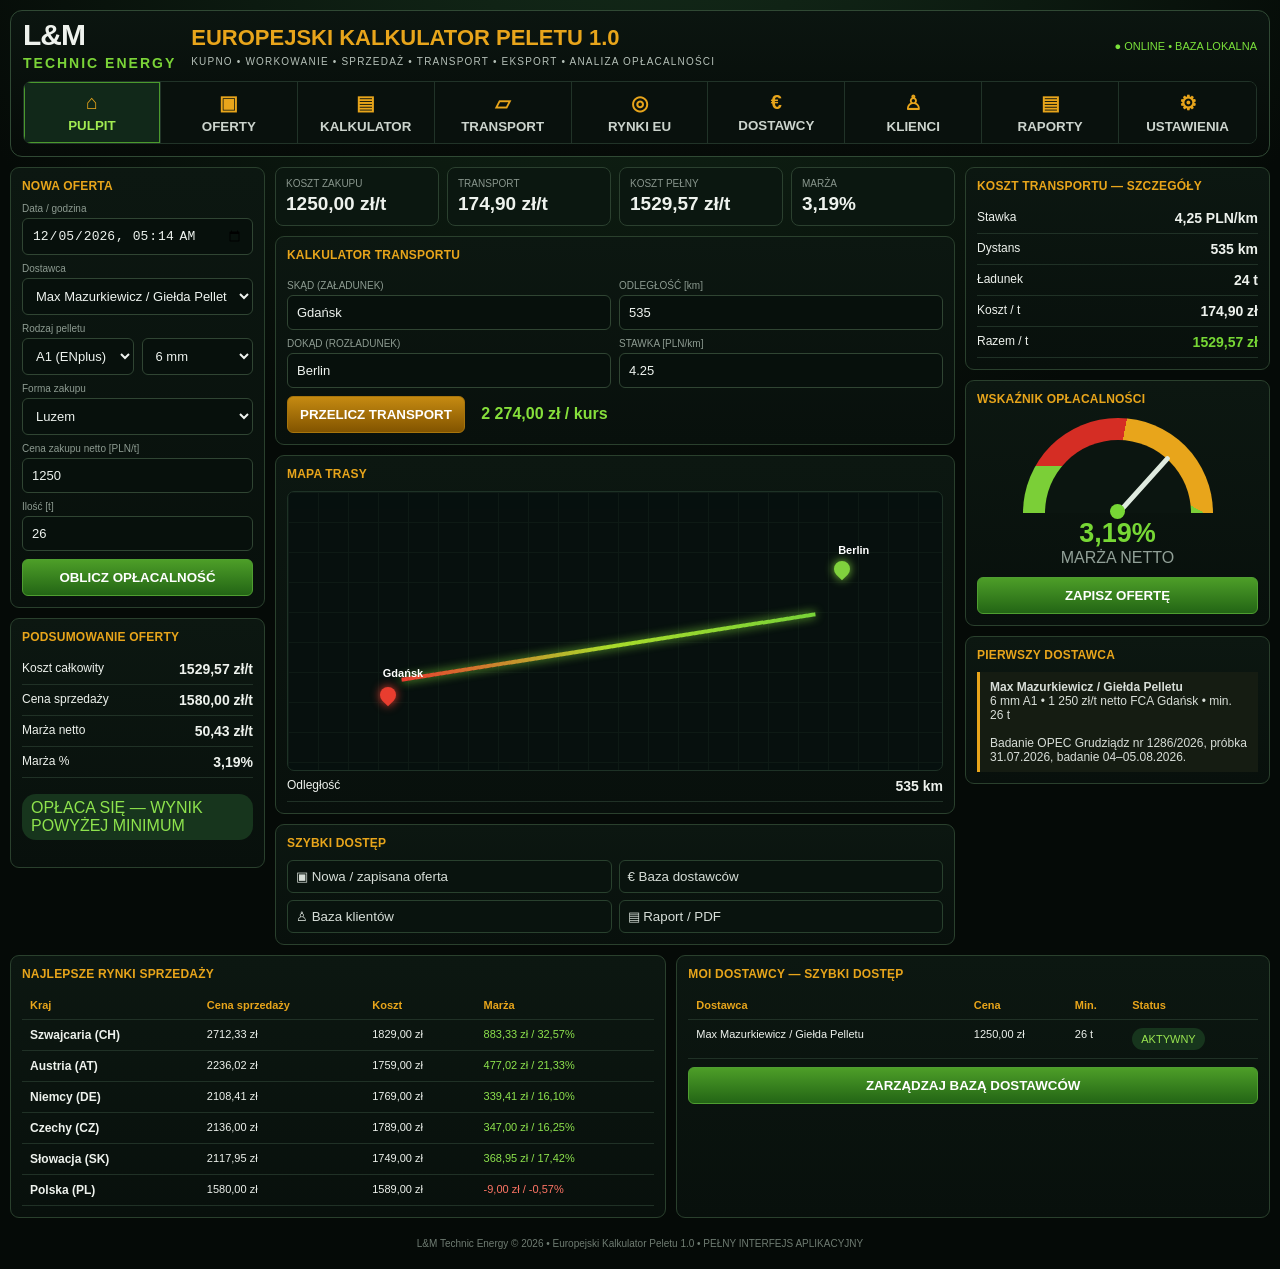
<file: index_original_14-08-2026.html>
<!doctype html>
<html lang="pl">
<head>
<meta charset="utf-8">
<meta name="viewport" content="width=device-width,initial-scale=1,viewport-fit=cover">
<meta name="theme-color" content="#07100b">
<title>L&M Technic Energy — Europejski Kalkulator Peletu 1.0</title>
<style>
:root{--bg:#040806;--panel:#0a120e;--panel2:#0d1812;--line:#2a402d;--gold:#e8a51b;--green:#77d735;--text:#eef2ed;--muted:#9aa69d;--red:#ef493d;--blue:#4ca9e8}
*{box-sizing:border-box}html,body{margin:0;background:radial-gradient(circle at 50% -20%,#17331e 0,#050a07 46%);color:var(--text);font-family:Arial,Helvetica,sans-serif}
body{min-height:100vh}.app{max-width:1540px;margin:auto;padding:10px}
.top{border:1px solid #304934;border-radius:12px;background:linear-gradient(180deg,#0b1510,#060b08);padding:12px}
.brand{display:flex;align-items:center;gap:15px}.logo{font-weight:900;font-size:30px;line-height:.78;letter-spacing:-1px}.logo small{font-size:14px;letter-spacing:2px;color:#7bd438}.title{font-size:22px;font-weight:900;color:var(--gold)}.sub{font-size:10px;color:#b5c0b8;letter-spacing:1.2px;margin-top:5px}.status{margin-left:auto;color:#7be23b;font-size:11px}
.nav{display:grid;grid-template-columns:repeat(9,1fr);margin-top:11px;border:1px solid #213328;border-radius:8px;overflow:hidden}.nav button{min-height:61px;border:0;border-right:1px solid #213328;background:#09110d;color:#ccd4cd;font-weight:700;cursor:pointer}.nav button:last-child{border-right:0}.nav button.active{background:#112819;color:#a2eb51;box-shadow:inset 0 0 0 1px #4b9a2d}.ico{display:block;font-size:20px;color:var(--gold);margin-bottom:4px}
.tab{margin-top:10px}.hidden{display:none}.grid{display:grid;grid-template-columns:255px 1fr 305px;gap:10px}.panel{background:linear-gradient(180deg,#0c1711,#08100c);border:1px solid var(--line);border-radius:9px;padding:11px}.panel h3{font-size:12px;color:var(--gold);margin:0 0 10px;text-transform:uppercase;letter-spacing:.2px}.section{margin-top:10px}
.field{margin:8px 0}.field label{display:block;color:#8d9b91;font-size:10px;margin-bottom:4px}.field input,.field select,.field textarea{width:100%;background:#07100c;color:#eef3ef;border:1px solid #304533;border-radius:6px;padding:9px;font-size:13px}.field textarea{min-height:82px;resize:vertical}.row{display:grid;grid-template-columns:1fr 1fr;gap:8px}
.btn{border:1px solid #a8750c;background:linear-gradient(#c58a11,#825400);color:white;border-radius:6px;padding:10px 12px;font-weight:800;cursor:pointer}.btn.green{background:linear-gradient(#4d9e28,#236515);border-color:#4f9e31}.btn.dark{background:#0b1510;border-color:#38513e}.btn.blue{background:linear-gradient(#277eb0,#185274);border-color:#3b91c0}.btn.full{width:100%}
.metric{display:flex;justify-content:space-between;gap:10px;border-bottom:1px solid #203126;padding:7px 0;font-size:12px}.metric strong{font-size:14px}.big{font-size:27px;color:var(--green);font-weight:900}.tag{display:inline-block;padding:5px 9px;border-radius:14px;background:#17351d;color:#9ae750}.danger{color:#ff7565}.good{color:#8ee34d}
.cards{display:grid;grid-template-columns:repeat(4,1fr);gap:8px}.card{background:#0b1710;border:1px solid #2b402f;border-radius:8px;padding:10px}.card .label{color:#89968d;font-size:10px}.card .value{font-size:19px;font-weight:900;margin-top:4px}
.main2{display:grid;grid-template-columns:1.05fr .95fr;gap:10px;margin-top:10px}.table{width:100%;border-collapse:collapse;font-size:11px}.table th,.table td{padding:8px;border-bottom:1px solid #203126;text-align:left;vertical-align:top}.table th{color:var(--gold)}.table td strong{font-size:12px}
.map{height:280px;border-radius:7px;background:#07100e;position:relative;overflow:hidden;border:1px solid #1e3226}.map:before{content:"";position:absolute;inset:0;background-image:linear-gradient(#16251d 1px,transparent 1px),linear-gradient(90deg,#16251d 1px,transparent 1px);background-size:30px 30px;opacity:.5}.route{position:absolute;left:17%;right:19%;top:55%;height:4px;background:linear-gradient(90deg,#e83d2f,#a9db2b,#78d238);transform:rotate(-9deg);box-shadow:0 0 10px #79cf38}.pin{position:absolute;width:16px;height:16px;border-radius:50% 50% 50% 0;transform:rotate(-45deg);background:#80d23d;box-shadow:0 0 10px #80d23d}.pin b{position:absolute;transform:rotate(45deg);font-size:11px;white-space:nowrap;left:14px;top:-3px;color:white}.pin.red{background:#e83d2f;box-shadow:0 0 10px #e83d2f}.p1{right:14%;top:25%}.p2{left:14%;bottom:24%}
.gauge{width:190px;height:95px;border-radius:190px 190px 0 0;background:conic-gradient(from 270deg,#d52d24 0 28%,#e8a51b 28% 58%,#7bcf37 58% 100%);position:relative;margin:12px auto 5px}.gauge:after{content:"";position:absolute;left:22px;right:22px;bottom:0;height:73px;background:#0b1510;border-radius:160px 160px 0 0}.needle{position:absolute;z-index:2;width:5px;height:77px;left:92px;bottom:-1px;background:#dfeadf;transform-origin:bottom center;transform:rotate(42deg);border-radius:5px}.hub{position:absolute;z-index:3;left:87px;bottom:-6px;width:15px;height:15px;border-radius:50%;background:var(--green)}
.quick{display:grid;grid-template-columns:repeat(2,1fr);gap:7px}.quick button{background:#09130e;border:1px solid #29412e;color:#d7ded8;border-radius:6px;padding:8px;text-align:left;cursor:pointer}
.notice{border-left:3px solid var(--gold);padding:8px 10px;background:#151c12;color:#d8ded8;font-size:12px}.search{display:flex;gap:8px}.search input{flex:1}
.footer{margin-top:10px;text-align:center;color:#6f7c72;font-size:10px;padding:10px}
@media(max-width:1080px){.grid{grid-template-columns:1fr}.main2{grid-template-columns:1fr}}
@media(max-width:720px){.app{padding:4px}.title{font-size:17px}.logo{font-size:25px}.logo small{font-size:11px}.nav{grid-template-columns:repeat(3,1fr)}.nav button{min-height:55px}.cards{grid-template-columns:1fr 1fr}.row{grid-template-columns:1fr}.brand{align-items:flex-start}.status{font-size:9px}.table{font-size:10px}}
</style>
</head>
<body>
<div class="app">
<header class="top">
 <div class="brand">
  <div class="logo">L&M<br><small>TECHNIC ENERGY</small></div>
  <div><div class="title">EUROPEJSKI KALKULATOR PELETU 1.0</div><div class="sub">KUPNO • WORKOWANIE • SPRZEDAŻ • TRANSPORT • EKSPORT • ANALIZA OPŁACALNOŚCI</div></div>
  <div class="status">● ONLINE • BAZA LOKALNA</div>
 </div>
 <nav class="nav">
  <button class="active" data-tab="dashboard"><span class="ico">⌂</span>PULPIT</button>
  <button data-tab="offers"><span class="ico">▣</span>OFERTY</button>
  <button data-tab="calc"><span class="ico">▤</span>KALKULATOR</button>
  <button data-tab="transport"><span class="ico">▱</span>TRANSPORT</button>
  <button data-tab="markets"><span class="ico">◎</span>RYNKI EU</button>
  <button data-tab="suppliers"><span class="ico">€</span>DOSTAWCY</button>
  <button data-tab="customers"><span class="ico">♙</span>KLIENCI</button>
  <button data-tab="reports"><span class="ico">▤</span>RAPORTY</button>
  <button data-tab="settings"><span class="ico">⚙</span>USTAWIENIA</button>
 </nav>
</header>

<section id="dashboard" class="tab">
<div class="grid">
<aside>
 <div class="panel"><h3>NOWA OFERTA</h3>
  <div class="field"><label>Data / godzina</label><input id="date" type="datetime-local"></div>
  <div class="field"><label>Dostawca</label><select id="supplierSel"></select></div>
  <div class="field"><label>Rodzaj pelletu</label><div class="row"><select id="class"><option>A1 (ENplus)</option><option>A2</option></select><select id="diam"><option>6 mm</option><option>8 mm</option></select></div></div>
  <div class="field"><label>Forma zakupu</label><select id="form"><option>Luzem</option><option>Big-Bag</option><option>Worki 15 kg</option></select></div>
  <div class="field"><label>Cena zakupu netto [PLN/t]</label><input id="buy" type="number" value="1250"></div>
  <div class="field"><label>Ilość [t]</label><input id="qty" type="number" value="26"></div>
  <button class="btn green full" onclick="calculate()">OBLICZ OPŁACALNOŚĆ</button>
 </div>
 <div class="panel section"><h3>PODSUMOWANIE OFERTY</h3>
  <div class="metric">Koszt całkowity <strong id="cost">—</strong></div>
  <div class="metric">Cena sprzedaży <strong id="sellOut">—</strong></div>
  <div class="metric">Marża netto <strong id="margin">—</strong></div>
  <div class="metric">Marża % <strong id="marginPct">—</strong></div>
  <p id="decision" class="tag">Wprowadź dane i oblicz</p>
 </div>
</aside>

<main>
 <div class="cards">
  <div class="card"><div class="label">KOSZT ZAKUPU</div><div class="value" id="buyCard">1 250 zł/t</div></div>
  <div class="card"><div class="label">TRANSPORT</div><div class="value" id="transCard">224 zł/t</div></div>
  <div class="card"><div class="label">KOSZT PEŁNY</div><div class="value" id="fullCard">1 709 zł/t</div></div>
  <div class="card"><div class="label">MARŻA</div><div class="value" id="marginCard">4,72%</div></div>
 </div>

 <div class="panel section"><h3>KALKULATOR TRANSPORTU</h3>
  <div class="row">
   <div><div class="field"><label>SKĄD (ZAŁADUNEK)</label><input id="from" value="Gdańsk"></div><div class="field"><label>DOKĄD (ROZŁADUNEK)</label><input id="to" value="Berlin"></div></div>
   <div><div class="field"><label>ODLEGŁOŚĆ [km]</label><input id="km" type="number" value="535"></div><div class="field"><label>STAWKA [PLN/km]</label><input id="rate" type="number" step=".01" value="4.25"></div></div>
  </div>
  <button class="btn" onclick="calculateTransport()">PRZELICZ TRANSPORT</button>
  <span id="transportResult" style="margin-left:12px;color:#86df3b;font-weight:bold">2 274,00 zł / kurs</span>
 </div>

 <div class="panel section"><h3>MAPA TRASY</h3><div class="map"><div class="route"></div><div class="pin p1"><b>Berlin</b></div><div class="pin red p2"><b>Gdańsk</b></div></div>
  <div class="metric"><span>Odległość</span><strong id="kmOut">535 km</strong></div>
 </div>

 <div class="panel section"><h3>SZYBKI DOSTĘP</h3><div class="quick">
  <button onclick="showTab('offers')">▣ Nowa / zapisana oferta</button><button onclick="showTab('suppliers')">€ Baza dostawców</button>
  <button onclick="showTab('customers')">♙ Baza klientów</button><button onclick="showTab('reports')">▤ Raport / PDF</button>
 </div></div>
</main>

<aside>
 <div class="panel"><h3>KOSZT TRANSPORTU — SZCZEGÓŁY</h3>
  <div class="metric">Stawka <strong id="rateOut">4,25 PLN/km</strong></div><div class="metric">Dystans <strong id="distOut">535 km</strong></div>
  <div class="metric">Ładunek <strong id="loadOut">24 t</strong></div><div class="metric">Koszt / t <strong id="transportPerT">224,12 PLN</strong></div>
  <div class="metric">Razem / t <strong class="big" id="totalPerT">1 709,00 PLN</strong></div>
 </div>
 <div class="panel section"><h3>WSKAŹNIK OPŁACALNOŚCI</h3>
  <div class="gauge"><div class="needle"></div><div class="hub"></div></div><div style="text-align:center"><div class="big" id="gauge">4,72%</div><div style="color:#91a097">MARŻA NETTO</div></div>
  <button class="btn green full" style="margin-top:10px" onclick="saveOffer()">ZAPISZ OFERTĘ</button>
 </div>
 <div class="panel section"><h3>PIERWSZY DOSTAWCA</h3><div class="notice"><b>Max Mazurkiewicz / Giełda Pelletu</b><br>6 mm A1 • 1 250 zł/t netto FCA Gdańsk • min. 26 t<br><br>Badanie OPEC Grudziądz nr 1286/2026, próbka 31.07.2026, badanie 04–05.08.2026.</div></div>
</aside>
</div>

<div class="main2">
 <div class="panel"><h3>NAJLEPSZE RYNKI SPRZEDAŻY</h3><table class="table"><thead><tr><th>Kraj</th><th>Cena sprzedaży</th><th>Koszt</th><th>Marża</th></tr></thead><tbody id="marketsBody"></tbody></table></div>
 <div class="panel"><h3>MOI DOSTAWCY — SZYBKI DOSTĘP</h3><table class="table"><thead><tr><th>Dostawca</th><th>Cena</th><th>Min.</th><th>Status</th></tr></thead><tbody id="supBody"></tbody></table><button class="btn green full" onclick="showTab('suppliers')" style="margin-top:8px">ZARZĄDZAJ BAZĄ DOSTAWCÓW</button></div>
</div>
</section>

<section id="calc" class="tab hidden"><div class="panel"><h3>KALKULATOR PEŁNY — KUPNO → WORKOWANIE → TRANSPORT → SPRZEDAŻ</h3>
 <div class="cards"><div class="card"><div class="label">ZAKUP</div><div class="value" id="c1">1 250</div></div><div class="card"><div class="label">WORKOWANIE</div><div class="value" id="c2">42</div></div><div class="card"><div class="label">PALETA + MATERIAŁ</div><div class="value" id="c3">88,67</div></div><div class="card"><div class="label">TRANSPORT</div><div class="value" id="c4">224,12</div></div></div>
 <div class="row section"><div class="field"><label>CENA SPRZEDAŻY [PLN/t]</label><input id="sell" type="number" value="1580"></div><div class="field"><label>MINIMALNA MARŻA [%]</label><input id="minMargin" type="number" value="3"></div></div>
 <button class="btn green" onclick="calculate()">PRZELICZ PEŁNY KALKULATOR</button>
 <div class="section notice">Każdy koszt pozostaje edytowalny. Ceny dostawców i ceny sprzedaży można negocjować niezależnie. Wynik służy do decyzji zakupowej i handlowej.</div>
 </div></section>

<section id="transport" class="tab hidden"><div class="panel"><h3>TRANSPORT — BAZA TRAS I STAWEK</h3>
 <div class="row"><div class="field"><label>TRASA</label><input id="tRoute" value="Gdańsk → Berlin"></div><div class="field"><label>DYSTANS [km]</label><input id="tKm" type="number" value="535"></div></div>
 <div class="row"><div class="field"><label>STAWKA [PLN/km]</label><input id="tRate" type="number" value="4.25"></div><div class="field"><label>ŁADUNEK [t]</label><input id="tLoad" type="number" value="24"></div></div>
 <button class="btn green" onclick="calcT2()">OBLICZ</button><div class="big section" id="tOut">—</div>
 </div></section>

<section id="suppliers" class="tab hidden"><div class="panel"><h3>BAZA DOSTAWCÓW — KONTRAHENCI ZAKUPU</h3>
 <div class="row"><div class="field"><label>Nazwa</label><input id="sName" value="Max Mazurkiewicz / Giełda Pelletu"></div><div class="field"><label>Kontakt / WWW</label><input id="sContact" value="www.gieldapelletu.pl"></div></div>
 <div class="row"><div class="field"><label>Produkt</label><input id="sProduct" value="Pellet drzewny 6 mm A1"></div><div class="field"><label>Cena netto [PLN/t]</label><input id="sPrice" type="number" value="1250"></div></div>
 <div class="row"><div class="field"><label>Minimum [t]</label><input id="sMin" type="number" value="26"></div><div class="field"><label>Forma</label><select id="sForm"><option>Luzem</option><option>Big-Bag</option><option>Worki 15 kg</option></select></div></div>
 <div class="field"><label>Notatka / negocjacje / dokumenty jakościowe</label><textarea id="sNote">FCA Gdańsk. Dostawca przesłał zdjęcia i sprawozdanie OPEC Grudziądz nr 1286/2026. Cena wyjściowa 1 250 zł/t netto. Możliwa negocjacja ceny i marży.</textarea></div>
 <button class="btn green" onclick="addSupplier()">DODAJ / AKTUALIZUJ DOSTAWCĘ</button>
 <button class="btn dark" onclick="backup()">EKSPORTUJ BAZĘ</button>
 <input id="restoreFile" type="file" accept=".json" style="display:none" onchange="restore(event)">
 <button class="btn dark" onclick="document.getElementById('restoreFile').click()">IMPORTUJ BAZĘ</button>
 <div class="section"><table class="table"><thead><tr><th>Dostawca</th><th>Produkt</th><th>Cena</th><th>Min.</th><th>Uwagi</th></tr></thead><tbody id="supplierTable"></tbody></table></div>
 </div></section>

<section id="customers" class="tab hidden"><div class="panel"><h3>BAZA KLIENTÓW — ODBIORCY I PROFORMA</h3>
 <div class="row"><div class="field"><label>Firma / osoba</label><input id="cName" placeholder="np. klient DE"></div><div class="field"><label>Kraj / miasto</label><input id="cPlace" placeholder="np. Berlin, Niemcy"></div></div>
 <div class="row"><div class="field"><label>Telefon / e-mail</label><input id="cContact"></div><div class="field"><label>Potencjalny zakup [t]</label><input id="cQty" type="number" value="1"></div></div>
 <div class="field"><label>Uwagi</label><textarea id="cNote" placeholder="np. zainteresowany workami 15 kg / Big-Bag / luzem"></textarea></div>
 <button class="btn green" onclick="addCustomer()">DODAJ KLIENTA</button>
 <div class="section"><table class="table"><thead><tr><th>Klient</th><th>Lokalizacja</th><th>Kontakt</th><th>Ilość</th><th>Uwagi</th></tr></thead><tbody id="customerTable"></tbody></table></div>
 </div></section>

<section id="offers" class="tab hidden"><div class="panel"><h3>OFERTY — HISTORIA KALKULACJI</h3><p class="notice">Zapisane oferty są przechowywane w urządzeniu. Cena zakupu, transport, koszt pełny i marża mogą być później ponownie analizowane.</p><table class="table"><thead><tr><th>Data</th><th>Dostawca</th><th>Zakup</th><th>Koszt pełny</th><th>Sprzedaż</th><th>Marża</th></tr></thead><tbody id="offersBody"></tbody></table></div></section>

<section id="markets" class="tab hidden"><div class="panel"><h3>RYNKI EU — PORÓWNANIE CEN</h3><div class="cards" id="marketCards"></div></div></section>

<section id="reports" class="tab hidden"><div class="panel"><h3>RAPORTY I KOPIE DANYCH</h3>
 <button class="btn green" onclick="window.print()">DRUKUJ / ZAPISZ PDF</button>
 <button class="btn dark" onclick="backup()">KOPIA BAZY JSON</button>
 <div class="section notice">Raport PDF obejmuje aktualnie widoczne dane. Automatyczna synchronizacja Google Drive będzie kolejnym etapem; do tego czasu kopię JSON można przechowywać na udostępnionym Dysku Google.</div>
 </div></section>

<section id="settings" class="tab hidden"><div class="panel"><h3>USTAWIENIA</h3>
 <p><b>Silnik:</b> samodzielna aplikacja HTML/JS — bez QGIS.</p>
 <p><b>Dane:</b> zapis lokalny w pamięci przeglądarki urządzenia.</p>
 <p><b>Kopia:</b> eksport/import JSON.</p>
 <p><b>Google Drive:</b> obecnie ręczny eksport/import; automatyczne podpięcie Drive wymaga późniejszego uwierzytelnienia usługi.</p>
 <p><b>Ważne:</b> ten plik należy otwierać w <b>Google Chrome, Samsung Internet albo Edge</b>. Nie jest to projekt QGIS.</p>
 </div></section>

<div class="footer">L&M Technic Energy © 2026 • Europejski Kalkulator Peletu 1.0 • PEŁNY INTERFEJS APLIKACYJNY</div>
</div>

<script>
const KEY='lm_energy_1_0_full';
const defaultData={
 suppliers:[{name:'Max Mazurkiewicz / Giełda Pelletu',contact:'www.gieldapelletu.pl',product:'Pellet drzewny 6 mm A1',price:1250,min:26,form:'Luzem',note:'FCA Gdańsk. Sprawozdanie OPEC Grudziądz nr 1286/2026. Cena wyjściowa 1 250 zł/t netto. Możliwa negocjacja.'}],
 customers:[],
 offers:[],
 history:[],
 markets:[
  {country:'Szwajcaria (CH)',price:2712.33,cost:1829,margin:883.33},
  {country:'Austria (AT)',price:2236.02,cost:1759,margin:477.02},
  {country:'Niemcy (DE)',price:2108.41,cost:1769,margin:339.41},
  {country:'Czechy (CZ)',price:2136,cost:1789,margin:347},
  {country:'Słowacja (SK)',price:2117.95,cost:1749,margin:368.95},
  {country:'Polska (PL)',price:1580,cost:1589,margin:-9}
 ]};
let data=JSON.parse(localStorage.getItem(KEY)||'null')||defaultData;
function save(){localStorage.setItem(KEY,JSON.stringify(data));renderAll()}
function money(v){return Number(v||0).toLocaleString('pl-PL',{minimumFractionDigits:2,maximumFractionDigits:2})+' zł'}
function pct(v){return Number(v||0).toLocaleString('pl-PL',{minimumFractionDigits:2,maximumFractionDigits:2})+'%'}
function showTab(id){document.querySelectorAll('.tab').forEach(x=>x.classList.add('hidden'));document.getElementById(id).classList.remove('hidden');document.querySelectorAll('.nav button').forEach(b=>b.classList.toggle('active',b.dataset.tab===id));window.scrollTo({top:0,behavior:'smooth'})}
document.querySelectorAll('.nav button').forEach(b=>b.onclick=()=>showTab(b.dataset.tab));
function setDate(){let d=new Date();d.setMinutes(d.getMinutes()-d.getTimezoneOffset());document.getElementById('date').value=d.toISOString().slice(0,16)}
function currentCalc(){
 let buy=+document.getElementById('buy').value||0, km=+document.getElementById('km').value||0, rate=+document.getElementById('rate').value||0, qty=+document.getElementById('qty').value||1;
 let trans=km*rate*2/Math.max(qty,1), packaging=104.67, full=buy+trans+packaging, sell=+(document.getElementById('sell')?.value||1580), margin=sell-full, mp=margin/sell*100;
 return {buy,km,rate,qty,trans,packaging,full,sell,margin,mp};
}
function calculate(){
 const x=currentCalc();
 document.getElementById('buyCard').textContent=money(x.buy)+'/t';
 document.getElementById('transCard').textContent=money(x.trans)+'/t';
 document.getElementById('fullCard').textContent=money(x.full)+'/t';
 document.getElementById('marginCard').textContent=pct(x.mp);
 document.getElementById('cost').textContent=money(x.full)+'/t';
 document.getElementById('sellOut').textContent=money(x.sell)+'/t';
 document.getElementById('margin').textContent=money(x.margin)+'/t';
 document.getElementById('marginPct').textContent=pct(x.mp);
 document.getElementById('totalPerT').textContent=money(x.full);
 document.getElementById('transportPerT').textContent=money(x.trans);
 document.getElementById('gauge').textContent=pct(x.mp);
 document.getElementById('decision').textContent=x.mp>=3?'OPŁACA SIĘ — WYNIK POWYŻEJ MINIMUM':'NIE OPŁACA SIĘ — NEGOCJUJ CENĘ';
 document.getElementById('decision').className=x.mp>=3?'tag good':'tag danger';
 document.getElementById('c1').textContent=x.buy.toFixed(2);document.getElementById('c2').textContent='42,00';document.getElementById('c3').textContent='62,67';document.getElementById('c4').textContent=x.trans.toFixed(2);
}
function calculateTransport(){
 const km=+document.getElementById('km').value||0, rate=+document.getElementById('rate').value||0, qty=+document.getElementById('qty').value||24;
 const total=km*rate*2;const per=total/Math.max(qty,1);
 document.getElementById('transportResult').textContent=money(total)+' / kurs';
 document.getElementById('transportPerT').textContent=money(per);
 document.getElementById('kmOut').textContent=km+' km';document.getElementById('distOut').textContent=km+' km';document.getElementById('rateOut').textContent=rate.toFixed(2)+' PLN/km';
 calculate();
}
function saveOffer(){
 const x=currentCalc(), sel=document.getElementById('supplierSel'), name=sel.options[sel.selectedIndex]?.text||'Nie wybrano';
 data.offers.unshift({date:document.getElementById('date').value,supplier:name,buy:x.buy,full:x.full,sell:x.sell,margin:x.margin,mp:x.mp});
 data.history.unshift('Zapisano ofertę: '+name+' • zakup '+x.buy+' zł/t • marża '+x.mp.toFixed(2)+'%');
 save(); alert('Oferta została zapisana w bazie aplikacji.');
}
function addSupplier(){
 const s={name:document.getElementById('sName').value.trim(),contact:document.getElementById('sContact').value.trim(),product:document.getElementById('sProduct').value.trim(),price:+document.getElementById('sPrice').value||0,min:+document.getElementById('sMin').value||0,form:document.getElementById('sForm').value,note:document.getElementById('sNote').value.trim()};
 if(!s.name)return alert('Podaj nazwę dostawcy.');
 const i=data.suppliers.findIndex(x=>x.name.toLowerCase()===s.name.toLowerCase()); if(i>=0)data.suppliers[i]=s;else data.suppliers.push(s);
 document.getElementById('buy').value=s.price;save();alert('Dostawca zapisany. Możesz później negocjować jego cenę.');
}
function addCustomer(){
 const c={name:document.getElementById('cName').value.trim(),place:document.getElementById('cPlace').value.trim(),contact:document.getElementById('cContact').value.trim(),qty:+document.getElementById('cQty').value||0,note:document.getElementById('cNote').value.trim()};
 if(!c.name)return alert('Podaj firmę lub osobę.');
 data.customers.push(c);save();['cName','cPlace','cContact','cNote'].forEach(id=>document.getElementById(id).value='');
}
function calcT2(){const km=+document.getElementById('tKm').value||0,rate=+document.getElementById('tRate').value||0,load=+document.getElementById('tLoad').value||1;document.getElementById('tOut').textContent=money(km*rate*2)+' / kurs • '+money(km*rate*2/load)+'/t'}
function backup(){
 const blob=new Blob([JSON.stringify(data,null,2)],{type:'application/json'}),a=document.createElement('a');a.href=URL.createObjectURL(blob);a.download='LM_Technic_Energy_baza_'+new Date().toISOString().slice(0,10)+'.json';a.click();URL.revokeObjectURL(a.href)
}
function restore(e){const f=e.target.files[0];if(!f)return;const r=new FileReader();r.onload=()=>{try{data=JSON.parse(r.result);save();alert('Baza została zaimportowana.')}catch(err){alert('Nieprawidłowy plik JSON.')}};r.readAsText(f)}
function renderSuppliers(){
 const sSel=document.getElementById('supplierSel');sSel.innerHTML='';data.suppliers.forEach((s,i)=>{let o=document.createElement('option');o.value=i;o.textContent=s.name;sSel.appendChild(o)});
 const rows=data.suppliers.map(s=>`<tr><td><strong>${esc(s.name)}</strong><br><span class="good">${esc(s.contact)}</span></td><td>${esc(s.product)}</td><td>${money(s.price)}</td><td>${s.min} t</td><td>${esc(s.note)}</td></tr>`).join('');
 document.getElementById('supplierTable').innerHTML=rows;
 document.getElementById('supBody').innerHTML=data.suppliers.map(s=>`<tr><td>${esc(s.name)}</td><td>${money(s.price)}</td><td>${s.min} t</td><td><span class="tag">AKTYWNY</span></td></tr>`).join('');
}
function renderCustomers(){document.getElementById('customerTable').innerHTML=data.customers.map(c=>`<tr><td><strong>${esc(c.name)}</strong></td><td>${esc(c.place)}</td><td>${esc(c.contact)}</td><td>${c.qty} t</td><td>${esc(c.note)}</td></tr>`).join('')||'<tr><td colspan="5">Baza klientów jest jeszcze pusta — dodaj pierwszego odbiorcę.</td></tr>'}
function renderOffers(){document.getElementById('offersBody').innerHTML=data.offers.map(o=>`<tr><td>${esc(o.date)}</td><td>${esc(o.supplier)}</td><td>${money(o.buy)}</td><td>${money(o.full)}</td><td>${money(o.sell)}</td><td class="${o.margin>=0?'good':'danger'}">${money(o.margin)} (${pct(o.mp)})</td></tr>`).join('')||'<tr><td colspan="6">Brak zapisanych ofert.</td></tr>'}
function renderMarkets(){document.getElementById('marketsBody').innerHTML=data.markets.map(m=>`<tr><td><strong>${m.country}</strong></td><td>${money(m.price)}</td><td>${money(m.cost)}</td><td class="${m.margin>=0?'good':'danger'}">${money(m.margin)} / ${pct(m.margin/m.price*100)}</td></tr>`).join('');document.getElementById('marketCards').innerHTML=data.markets.map(m=>`<div class="card"><div class="label">${m.country}</div><div class="value">${money(m.price)}</div><div class="${m.margin>=0?'good':'danger'}">Marża ${money(m.margin)}</div></div>`).join('')}
function esc(v){return String(v??'').replace(/[&<>"']/g,c=>({'&':'&amp;','<':'&lt;','>':'&gt;','"':'&quot;',"'":'&#39;'}[c]))}
function renderAll(){renderSuppliers();renderCustomers();renderOffers();renderMarkets();calculate()}
setDate();renderAll();
document.getElementById('supplierSel').addEventListener('change',e=>{const s=data.suppliers[+e.target.value];if(s){document.getElementById('buy').value=s.price;document.getElementById('sName').value=s.name;document.getElementById('sPrice').value=s.price;calculate()}});
</script>
</body>
</html>
</file>
<file: invoice-v31.css>
/* ===== V31 — FAKTURY PREMIUM, WZÓR MASTER 100% ZATWIERDZONY ===== */
.v31-inv{width:941px;min-width:941px;min-height:100vh;background:#000;color:#eef5ec;font-family:"Arial Narrow",Arial,sans-serif}
.v31-head{height:94px;border-bottom:1px solid #30492a;background:linear-gradient(180deg,#07110b,#020604);display:grid;grid-template-columns:170px 1fr 155px;align-items:center;padding:0 16px;gap:12px}
.v31-brand{font-weight:900;font-size:22px;color:#efbf3c}.v31-brand small{display:block;color:#8ad52b;font-size:11px;letter-spacing:1.4px;margin-top:3px}
.v31-title{text-align:center}.v31-title h1{margin:0;color:#efbb38;font-size:32px;text-shadow:0 2px 0 #6c4300,0 0 8px rgba(255,190,45,.25)}.v31-title p{margin:4px 0 0;color:#adb7ad;font-size:12px;letter-spacing:.7px}
.v31-back{height:44px;border-radius:9px;border:1px solid #668f2d;background:linear-gradient(#17320c,#071207);color:#fff;font-weight:900;font-size:15px}
.v31-body{padding:16px;display:grid;gap:14px}.v31-card{border:1px solid #3e5935;border-radius:13px;background:linear-gradient(180deg,#07110b,#020704);padding:16px;box-shadow:inset 0 0 0 1px rgba(110,145,93,.05)}
.v31-card h2{margin:0 0 12px;color:#92dc22;font-size:22px}.v31-card h2 span{color:#efb834}.v31-sub{color:#9eaaa0;font-size:12px;margin:-5px 0 12px}.v31-grid2{display:grid;grid-template-columns:1fr 1fr;gap:12px}.v31-grid3{display:grid;grid-template-columns:repeat(3,1fr);gap:10px}.v31-grid4{display:grid;grid-template-columns:repeat(4,1fr);gap:10px}
.v31-field{display:flex;flex-direction:column;gap:5px}.v31-field label{color:#aeb7ae;font-size:11px;font-weight:800;text-transform:uppercase}.v31-field input,.v31-field select,.v31-field textarea{width:100%;min-height:43px;border:1px solid #40573a;border-radius:8px;background:#041009;color:#fff;padding:9px 11px;font:700 14px/1.2 Arial,sans-serif;outline:none}.v31-field textarea{min-height:70px;resize:vertical}.v31-field input:focus,.v31-field select:focus,.v31-field textarea:focus{border-color:#8ed91e;box-shadow:0 0 10px rgba(133,217,30,.2)}
.v31-registry{border-left:4px solid #e6ad22;background:#0a1209;padding:9px 11px;color:#bec9bd;font-size:12px;line-height:1.4;margin-top:10px}.v31-registry strong{color:#f0bf3e}
.v31-btnrow{display:grid;grid-template-columns:repeat(4,1fr);gap:9px;margin-top:12px}.v31-btn{min-height:49px;border-radius:9px;border:1px solid #536649;color:#fff;font-weight:900;font-size:14px;background:linear-gradient(#202a21,#0b110c);cursor:pointer}.v31-btn.green{background:linear-gradient(#75ca08,#397c00);border-color:#91dc20}.v31-btn.blue{background:linear-gradient(#1b92c6,#075a80);border-color:#28a0d5}.v31-btn.gold{background:linear-gradient(#d59a18,#804a00);border-color:#eab13a}.v31-btn.red{background:linear-gradient(#9b3a31,#571713);border-color:#bf564a}
.v31-items-wrap{overflow-x:auto;border:1px solid #334b30;border-radius:9px}.v31-items{width:100%;min-width:840px;border-collapse:collapse}.v31-items th{background:#073018;color:#f1be39;border:1px solid #6d7f30;padding:8px 5px;font-size:11px}.v31-items td{border:1px solid #263c29;padding:5px;background:#041008}.v31-items input,.v31-items select{width:100%;min-height:36px;background:#07140b;color:#fff;border:1px solid #304934;border-radius:5px;padding:5px;font-weight:700}.v31-items .mini{width:48px;min-height:34px;border:1px solid #7d3c33;background:#3c110f;color:#fff;border-radius:6px;font-weight:900}
.v31-totals{display:grid;grid-template-columns:repeat(3,1fr);gap:9px;margin-top:10px}.v31-total{border:1px solid #77852c;border-radius:9px;padding:12px;background:linear-gradient(#073517,#03180b);text-align:center}.v31-total small{display:block;color:#c1c9bf;font-weight:800}.v31-total b{display:block;margin-top:3px;color:#f4bd32;font-size:22px}.v31-total.brutto{box-shadow:0 0 14px rgba(239,186,45,.15)}
.v31-master{padding:0;overflow:hidden;background:#000}.v31-master-bar{display:flex;align-items:center;justify-content:space-between;padding:12px 14px;border-bottom:1px solid #425d38}.v31-master-bar b{color:#97df28;font-size:17px}.v31-master-bar span{color:#e8b438;font-size:12px;font-weight:900}.v31-preview-shell{padding:12px;background:#010503}.v31-canvas{display:block;width:100%;height:auto;background:#fff;border:1px solid #665d32;border-radius:6px}.v31-master-lock{padding:8px 12px;border-left:4px solid #7cc61a;background:#061008;color:#aeb9ae;font-size:12px;line-height:1.4}
.v31-status{margin-top:10px;border:1px solid #34552c;border-radius:8px;background:#061109;color:#aee75d;padding:9px 11px;font-size:12px;font-weight:800}.v31-status.warn{color:#ffd05a;border-color:#725c21}
@media(max-width:700px){.v31-btnrow{grid-template-columns:1fr 1fr}.v31-grid4{grid-template-columns:1fr 1fr}}

/* ===== V31.0.2 — STABILNE POLA + STAŁY RACHUNEK ===== */
.v31-items input{touch-action:manipulation;scroll-margin:120px 0;caret-color:#fff}
.v31-items input:focus{border-color:#8ed91e;box-shadow:0 0 0 2px rgba(142,217,30,.15);outline:none}
.v31-bank-field input[readonly]{background:#06243a;border-color:#158ec3;color:#fff;font-size:15px;letter-spacing:.4px;cursor:default}
.v31-btn,.v31-back,.v31-items .mini{touch-action:manipulation;-webkit-tap-highlight-color:rgba(255,255,255,.12)}


/* ===== V31.0.3 — PRECYZYJNE PRZELICZENIA + CZYTELNIEJSZY PODGLĄD ===== */
.v31-preview-shell{overflow:auto;-webkit-overflow-scrolling:touch}
@media(max-width:980px){.v31-canvas{width:1122px;max-width:none}}
.v31-bank-field input[readonly]{background:#041009;border-color:#2c6ea4;color:#2da2ff;font-size:18px;font-weight:900;letter-spacing:.9px}
.v31-items td[data-out]{font-weight:800;color:#ffffff;white-space:nowrap}
.v31-items input[data-k='qty'],.v31-items input[data-k='price'],.v31-items input[data-k='vat']{text-align:center;font-size:16px}
</file>
<file: crm-status-v32.css>
/* L&M Technic Energy — STATUS FIRMY CRM MASTER V31.2.0 — 20.08.2026 */
:root{
  --eu32-bg:#00160e;--eu32-bg2:#00261a;--eu32-line:#b97a0c;--eu32-gold:#efad20;--eu32-gold2:#ffd460;
  --eu32-green:#30ff24;--eu32-blue:#168dff;--eu32-red:#ff3a2f;--eu32-orange:#ffad17;--eu32-purple:#a865e7;--eu32-gray:#717774;
}
.eu32-page{width:100%;max-width:941px;margin:0 auto;background:linear-gradient(180deg,#000b06,#00170f 45%,#000b06);min-height:100vh;color:#f6f5ed;font-family:Arial,Helvetica,sans-serif;padding-bottom:4px}
.eu32-page .eu31-top{height:102px}.eu32-page .eu31-logo{width:280px;height:96px}.eu32-page .eu31-topbtn{top:25px}.eu32-page .eu31-hero{min-height:116px}.eu32-page .eu31-title{font-size:clamp(42px,7.5vw,68px)}.eu32-page .eu31-subtitle{font-size:clamp(16px,3vw,23px);margin-top:8px}
.eu32-wrap{padding:12px 14px 0}
.eu32-topline{display:flex;justify-content:flex-end;margin:-4px 0 7px}.eu32-update{min-width:176px;border:1.5px solid var(--eu32-line);border-radius:14px;padding:7px 13px;background:#031009;text-align:center;box-shadow:inset 0 0 13px rgba(0,0,0,.55)}.eu32-update span{display:block;color:var(--eu32-gold);font-size:12px}.eu32-update b{display:block;color:#fff;font-size:20px;line-height:1.1;margin:2px 0}.eu32-update small{color:#d8ded9;font-size:11px}
.eu32-statusbar{min-height:118px;border:2px solid var(--eu32-line);border-radius:22px;background:radial-gradient(circle at 55% 45%,rgba(26,72,35,.75),transparent 50%),linear-gradient(145deg,#06311f,#02140d);display:grid;grid-template-columns:260px 1fr;align-items:center;overflow:hidden;box-shadow:0 0 20px rgba(236,174,32,.12),inset 0 0 28px rgba(0,0,0,.35)}
.eu32-status-caption{height:100%;display:flex;align-items:center;gap:16px;padding:16px 25px;border-right:1px solid rgba(224,169,49,.33);font-weight:900;color:#f4bd38;font-size:clamp(20px,3.2vw,31px)}.eu32-building{font-size:50px;filter:drop-shadow(0 3px 5px #000)}
.eu32-status-main{display:flex;align-items:center;gap:18px;padding:12px 28px;min-width:0}.eu32-status-icon{font-size:52px;filter:drop-shadow(0 0 7px currentColor)}.eu32-status-copy{min-width:0}.eu32-status-name{font-family:Georgia,'Times New Roman',serif;font-size:clamp(29px,5vw,52px);font-weight:900;line-height:1;color:#fff;text-shadow:0 3px 4px #000}.eu32-selected-company{font-size:14px;color:#d3dad4;margin-top:7px;white-space:nowrap;overflow:hidden;text-overflow:ellipsis}
.eu32-status-selector{display:grid;grid-template-columns:repeat(7,minmax(0,1fr));gap:7px;margin:10px 0}.eu32-status-btn{min-height:49px;border:1.5px solid var(--eu32-line);border-radius:11px;background:linear-gradient(#071710,#020a06);color:#e9ece9;font-size:10px;font-weight:900;line-height:1.15;padding:5px 4px;cursor:pointer;box-shadow:inset 0 0 10px rgba(0,0,0,.28)}.eu32-status-btn span{display:inline-block;width:12px;height:12px;border-radius:50%;margin-right:5px;vertical-align:-2px;box-shadow:0 0 7px currentColor}.eu32-status-btn[data-status="NOWY"] span{background:#1d91ff}.eu32-status-btn[data-status="AKTYWNY"] span{background:#48d420}.eu32-status-btn[data-status="DO KONTAKTU"] span{background:#ffb51a}.eu32-status-btn[data-status="KONTAKT NAWIĄZANY"] span{background:#168dff}.eu32-status-btn[data-status="KLIENT ZATWIERDZONY"] span{background:#ffc233;clip-path:polygon(50% 0,61% 35%,98% 35%,68% 57%,79% 95%,50% 72%,21% 95%,32% 57%,2% 35%,39% 35%);border-radius:0}.eu32-status-btn[data-status="DOSTAWCA ZATWIERDZONY"] span{background:#a865e7}.eu32-status-btn[data-status="ARCHIWUM"] span{background:#606765}.eu32-status-btn.active{border-color:#d8f23b;box-shadow:0 0 15px rgba(113,255,30,.45),inset 0 0 13px rgba(85,255,31,.12);color:#fff}
.eu32-toolbar{display:grid;grid-template-columns:1fr 180px;gap:8px;margin-bottom:8px}.eu32-search{height:48px;border:1.5px solid var(--eu32-line);border-radius:11px;background:#03160e;display:flex;align-items:center;padding:0 12px;gap:8px}.eu32-search span{color:var(--eu32-gold);font-size:23px}.eu32-search input{border:0;outline:0;background:transparent;color:#fff;font-size:16px;min-width:0;width:100%}.eu32-filter{border:1.5px solid var(--eu32-line);border-radius:11px;background:#06150e;color:#f6c553;font-weight:900;font-size:12px}
.eu32-table{border:2px solid var(--eu32-line);border-radius:14px;overflow:hidden;background:#00140d;box-shadow:inset 0 0 20px rgba(0,0,0,.4)}.eu32-head,.eu32-row-main{display:grid;grid-template-columns:8% 20% 16% 17% 12% 12% 15%;align-items:stretch}.eu32-head{min-height:48px;background:#042016;color:#f5b329;font-size:11px;font-weight:900}.eu32-head>div,.eu32-row-main>div{padding:8px 7px;border-right:1px solid rgba(185,122,12,.65);display:flex;align-items:center;min-width:0}.eu32-head>div:last-child,.eu32-row-main>div:last-child{border-right:0}.eu32-row{border-top:1px solid rgba(185,122,12,.65);background:linear-gradient(90deg,#052518,#02150d)}.eu32-row.selected{background:linear-gradient(90deg,#08321f,#031910);box-shadow:inset 4px 0 0 #79e51e}.eu32-row-main{min-height:78px;cursor:pointer}.eu32-status-dot{width:26px;height:26px;border-radius:50%;margin:auto;box-shadow:0 0 10px currentColor;border:1px solid rgba(255,255,255,.3)}.eu32-status-dot.star{border-radius:0;clip-path:polygon(50% 0,61% 35%,98% 35%,68% 57%,79% 95%,50% 72%,21% 95%,32% 57%,2% 35%,39% 35%);background:#ffc233!important;width:33px;height:33px}.eu32-firm{display:block!important}.eu32-firm b{display:block;color:#fff;font-size:16px;line-height:1.12}.eu32-firm small{display:block;color:#f4bb34;font-size:9.5px;margin-top:5px;white-space:nowrap;overflow:hidden;text-overflow:ellipsis}.eu32-cell{font-size:12px;line-height:1.25;color:#e6ebe7;display:block!important}.eu32-cell b{color:#fff}.eu32-city{color:#e5e9e5}.eu32-product{font-size:12px}.eu32-actions{display:grid!important;grid-template-columns:repeat(3,36px);gap:6px;justify-content:center;align-content:center;padding:6px!important}.eu32-act{width:36px;height:36px;border-radius:8px;border:1.5px solid currentColor;background:#07110c;color:#fff;display:grid;place-items:center;font-size:19px;font-weight:900;cursor:pointer}.eu32-act.phone{color:var(--eu32-green);box-shadow:0 0 10px rgba(48,255,36,.6),inset 0 0 9px rgba(48,255,36,.11)}.eu32-act.map{color:#48a9ff;box-shadow:0 0 10px rgba(22,141,255,.65),inset 0 0 9px rgba(22,141,255,.12)}.eu32-act.details{color:#ff564c;box-shadow:0 0 10px rgba(255,58,47,.65),inset 0 0 9px rgba(255,58,47,.12)}.eu32-offer{grid-column:1/-1;height:34px;border:1.5px solid #ffad17;border-radius:8px;background:linear-gradient(#4c3000,#201300);color:#ffd561;font-weight:900;font-size:10px;box-shadow:0 0 10px rgba(255,173,23,.55);cursor:pointer}.eu32-act:active,.eu32-offer:active{transform:scale(.95)}
.eu32-detail{margin:0 35px 10px;border:2px solid #e6b32f;border-radius:13px;background:linear-gradient(105deg,#fff9e5,#ecebea);color:#142116;display:grid;grid-template-columns:1fr 1.15fr;gap:14px;padding:14px 18px;box-shadow:0 8px 20px rgba(0,0,0,.35)}.eu32-detail-col{min-width:0}.eu32-dline{display:grid;grid-template-columns:82px 1fr;gap:6px;padding:4px 0;border-bottom:1px solid #d7d2bc;font-size:12px;line-height:1.3}.eu32-dline b{color:#173c22}.eu32-dline span{overflow-wrap:anywhere}.eu32-dnote{grid-template-columns:70px 1fr}.eu32-detail-actions{display:flex;gap:7px;flex-wrap:wrap;margin-top:8px}.eu32-detail-actions button{min-height:34px;border-radius:8px;font-size:10px;font-weight:900;padding:0 10px;background:#fff;border:1.5px solid currentColor}.eu32-detail-actions .phone{color:#188e14}.eu32-detail-actions .map{color:#096ac2}.eu32-detail-actions .offer{color:#a96100}
.eu32-empty{padding:35px;text-align:center;color:#afb9b1;font-size:16px}.eu32-status-help{margin:8px 0;border:1.5px solid var(--eu32-line);border-radius:12px;min-height:58px;display:grid;grid-template-columns:1fr 1fr;background:#03140d;color:#e3e8e4}.eu32-status-help>div{display:flex;align-items:center;justify-content:center;gap:8px;padding:8px;font-size:11px}.eu32-status-help>div+div{border-left:1px solid rgba(185,122,12,.5)}.eu32-status-help strong{color:#f4bd36}
.eu32-assistant{margin-top:10px;border:2px solid var(--eu32-line);border-radius:17px;background:linear-gradient(145deg,#062719,#02130c);overflow:hidden}.eu32-assistant-head{min-height:64px;display:grid;grid-template-columns:62px 1fr auto;align-items:center;padding:7px 16px;border-bottom:1px solid rgba(185,122,12,.55)}.eu32-assistant-icon{width:48px;height:48px;border-radius:12px;border:1px solid #5da61d;background:radial-gradient(circle,#dcf2c8,#5fa12a);display:grid;place-items:center;font-size:29px;box-shadow:0 0 10px rgba(104,220,38,.45)}.eu32-assistant-head h2{margin:0;color:#f1b329;font-size:clamp(20px,3.6vw,30px)}.eu32-assistant-head p{margin:2px 0 0;color:#e4e9e5;font-size:12px}.eu32-assistant-count{border:1px solid #82bd1f;border-radius:10px;padding:8px 12px;color:#fff;font-weight:900;background:#12311b;font-size:12px}.eu32-msg{display:grid;grid-template-columns:118px 46px 1fr;min-height:62px;border-top:1px solid rgba(77,109,75,.45);align-items:center}.eu32-msg:first-of-type{border-top:0}.eu32-msg-time{padding:8px 12px;color:#91d243;font-size:12px;line-height:1.25}.eu32-msg-ico{text-align:center;font-size:25px}.eu32-msg-text{padding:8px 13px;font-size:13px;line-height:1.3}.eu32-msg-text b{color:#f3b52c}.eu32-assistant-foot{min-height:43px;border-top:1px solid rgba(185,122,12,.55);display:flex;align-items:center;justify-content:center;color:#f2b12b;font-size:12px;font-weight:900}
.eu32-nav{height:78px;margin-top:10px;border-top:1px solid var(--eu32-line);display:grid;grid-template-columns:repeat(5,1fr);background:#031109}.eu32-nav button{border:0;border-right:1px solid rgba(185,122,12,.4);background:transparent;color:#d7a427;font-size:10px;font-weight:900}.eu32-nav button:last-child{border-right:0}.eu32-nav span{display:block;font-size:25px;margin-bottom:3px}.eu32-nav .active{background:radial-gradient(circle,rgba(76,151,27,.38),transparent 72%);box-shadow:inset 0 3px 0 #e9c32e;color:#ffd143}
@media(max-width:620px){
  .eu32-wrap{padding-left:6px;padding-right:6px}.eu32-page .eu31-top{height:82px}.eu32-page .eu31-logo{width:200px;height:78px}.eu32-page .eu31-topbtn{top:18px;width:46px;height:46px;font-size:32px}.eu32-page .eu31-searchbtn{right:61px}.eu32-page .eu31-gear{right:8px;font-size:28px}.eu32-page .eu31-back{left:6px}.eu32-page .eu31-hero{min-height:94px}.eu32-page .eu31-title{font-size:39px}.eu32-page .eu31-subtitle{font-size:15px}.eu32-update{min-width:142px}.eu32-update b{font-size:16px}
  .eu32-statusbar{min-height:88px;grid-template-columns:118px 1fr}.eu32-status-caption{padding:10px 9px;gap:7px;font-size:15px}.eu32-building{font-size:31px}.eu32-status-main{padding:8px 10px;gap:9px}.eu32-status-icon{font-size:33px}.eu32-status-name{font-size:24px}.eu32-selected-company{font-size:9.5px;margin-top:3px}
  .eu32-status-selector{gap:3px}.eu32-status-btn{min-height:44px;font-size:6.8px;padding:3px 1px}.eu32-status-btn span{width:8px;height:8px;margin-right:2px}
  .eu32-toolbar{grid-template-columns:1fr 102px}.eu32-search{height:42px}.eu32-search input{font-size:12px}.eu32-filter{font-size:8px}
  .eu32-head{min-height:37px;font-size:6.8px}.eu32-row-main{min-height:68px}.eu32-head>div,.eu32-row-main>div{padding:4px 3px}.eu32-firm b{font-size:10px}.eu32-firm small{font-size:6.5px}.eu32-cell,.eu32-product{font-size:7.6px}.eu32-status-dot{width:18px;height:18px}.eu32-status-dot.star{width:22px;height:22px}.eu32-actions{grid-template-columns:repeat(3,25px);gap:3px;padding:3px!important}.eu32-act{width:25px;height:25px;border-radius:6px;font-size:13px}.eu32-offer{height:25px;font-size:6.8px}.eu32-detail{margin:0 9px 7px;padding:10px 10px;gap:8px}.eu32-dline{grid-template-columns:55px 1fr;font-size:7.8px;padding:3px 0}.eu32-detail-actions button{min-height:27px;font-size:7px;padding:0 6px}.eu32-status-help>div{font-size:7.5px}.eu32-assistant-head{grid-template-columns:45px 1fr auto;min-height:54px;padding:6px 8px}.eu32-assistant-icon{width:36px;height:36px;font-size:22px}.eu32-assistant-head h2{font-size:17px}.eu32-assistant-head p{font-size:8px}.eu32-assistant-count{font-size:8px;padding:6px 7px}.eu32-msg{grid-template-columns:72px 32px 1fr;min-height:50px}.eu32-msg-time{font-size:8px;padding:5px 7px}.eu32-msg-ico{font-size:17px}.eu32-msg-text{font-size:8.7px;padding:6px}.eu32-assistant-foot{min-height:34px;font-size:8px}.eu32-nav{height:65px}.eu32-nav button{font-size:7.5px}.eu32-nav span{font-size:20px}
}
</file>
<file: rynki-master-v3132.css>
/* V31.3.2 — FINAL MASTER RYNKI EU 1/2/3 */
:root{--lm-gold:#f4ae1c;--lm-line:#b8790b;--lm-green:#79ff13;--lm-blue:#1297ff;--lm-orange:#ff7900}html,body,#app{margin:0;width:100%;max-width:100%;min-height:100%;background:#000!important;overflow-x:hidden!important}.eu31,.eu32-page{width:100%!important;min-width:0!important;max-width:100%!important;zoom:1!important;transform:none!important;margin:0!important;padding-bottom:0!important;overflow-x:hidden!important;background:radial-gradient(circle at 50% 0,#0a2a19 0,#02110a 42%,#000 100%)!important}.eu31 *{box-sizing:border-box}
.eu31-flagbox{position:relative;overflow:visible!important}.eu31-flagbox svg{overflow:visible!important;border-radius:0!important;box-shadow:none!important;transform:skewY(-1deg);transform-origin:left center}.eu31-flagbox:before{content:''!important;position:absolute!important;z-index:5!important;background:linear-gradient(90deg,#5a3000,#ffe079 42%,#b9780b 67%,#462100)!important;border-radius:5px!important;box-shadow:0 0 4px rgba(255,213,90,.6)!important}.eu31-flagbox:after{content:''!important;position:absolute!important;z-index:6!important;border-radius:50%!important;background:radial-gradient(circle at 35% 30%,#fff8bb,#e4a72c 48%,#5c3000 80%)!important}
/* KARTA 1 */.eu31-overview-page{height:100dvh!important;min-height:100dvh!important;display:flex!important;flex-direction:column!important;overflow:hidden!important}.eu31-overview-page .eu31-overview-hero{padding:2dvh 10px 1.3dvh!important;flex:0 0 auto!important;background:linear-gradient(#00110a,#00180f)!important}.eu31-overview-page .eu31-overview-title{font:900 clamp(34px,8.7vw,58px)/1 Arial!important;color:#f3ac1b!important;letter-spacing:.3px!important;text-shadow:0 2px 5px #000!important}.eu31-overview-page .eu31-overview-sub{margin-top:.7dvh!important;font-size:clamp(14px,3.6vw,21px)!important;color:#fff!important}.eu31-overview-page .eu31-wrap{flex:1!important;min-height:0!important;padding:0 3.2vw!important;display:flex!important;flex-direction:column!important;gap:1dvh!important;overflow:hidden!important}.eu31-overview-page .eu31-summary{flex:0 0 6.8dvh!important;min-height:57px!important;border:1.5px solid var(--lm-line)!important;border-radius:14px!important}.eu31-overview-page .eu31-stat{padding:3px 5px!important;gap:4px!important;font-size:clamp(9px,2.45vw,14px)!important}.eu31-overview-page .eu31-stat-ico{font-size:clamp(14px,3.8vw,22px)!important}.eu31-overview-page .eu31-stat b{font-size:clamp(11px,2.8vw,16px)!important}.eu31-overview-page .eu31-stat small{font-size:clamp(6px,1.8vw,10px)!important}.eu31-overview-page .eu31-search{flex:0 0 5.6dvh!important;min-height:44px!important;height:auto!important;margin:0!important;border:1.5px solid var(--lm-line)!important;border-radius:11px!important;padding:0 11px!important}.eu31-overview-page .eu31-search .mag{font-size:23px!important}.eu31-overview-page .eu31-search input{font-size:clamp(15px,4vw,20px)!important}.eu31-overview-page .eu31-filters{flex:0 0 4.8dvh!important;min-height:39px!important;margin:0!important;gap:2vw!important}.eu31-overview-page .eu31-filter{height:100%!important;min-width:0!important;flex:0 1 24%!important;border:1.4px solid var(--lm-line)!important;border-radius:9px!important;font-size:clamp(11px,3vw,15px)!important}.eu31-overview-page .eu31-country-grid{flex:1!important;min-height:0!important;display:grid!important;grid-template-columns:1fr 1fr!important;grid-template-rows:repeat(6,minmax(0,1fr))!important;gap:.7dvh 1.5vw!important}.eu31-overview-page .eu31-country{height:100%!important;min-height:0!important;grid-template-columns:34% 1fr!important;padding:2px 6px!important;gap:4px!important;border:1.35px solid var(--lm-line)!important;border-radius:9px!important}.eu31-overview-page .eu31-flagbox{width:80%!important;height:72%!important;max-width:105px!important;max-height:67px!important;margin-left:6px!important}.eu31-overview-page .eu31-flagbox:before{left:-5px!important;top:-7px!important;width:4px!important;height:calc(100% + 14px)!important}.eu31-overview-page .eu31-flagbox:after{left:-9px!important;top:-11px!important;width:10px!important;height:10px!important}.eu31-overview-page .eu31-country h3{font-size:clamp(14px,4.15vw,23px)!important;margin:0 0 2px!important;line-height:1.03!important}.eu31-overview-page .eu31-country p{font-size:clamp(9px,2.65vw,14px)!important}.eu31-overview-page .eu31-newtag{margin-top:2px!important;padding:1px 4px!important;font-size:clamp(7px,1.9vw,10px)!important}.eu31-overview-page .eu31-recent{flex:0 0 4.8dvh!important;min-height:39px!important;margin:0!important;padding:3px 10px!important;border:1.3px solid var(--lm-line)!important;border-radius:9px!important}.eu31-overview-page .eu31-recent strong{font-size:clamp(9px,2.65vw,13px)!important}.eu31-overview-page .eu31-recent span{font-size:clamp(7px,2.1vw,11px)!important;margin-top:1px!important}.eu31-overview-page .eu31-recent .arrow{font-size:24px!important}.eu31-overview-page .eu31-syncbar{flex:0 0 3.4dvh!important;min-height:27px!important;margin:0!important;border:1.2px solid var(--lm-line)!important;border-radius:7px!important;font-size:clamp(7px,2.15vw,10.5px)!important;white-space:nowrap!important}.eu31-overview-page .eu31-bottom.home-master{flex:0 0 6dvh!important;min-height:48px!important;height:auto!important;margin:0!important}.eu31-overview-page .eu31-nav{font-size:clamp(8px,2.3vw,11px)!important}.eu31-overview-page .eu31-nav .i{font-size:clamp(17px,4.5vw,23px)!important;margin-bottom:1px!important}
/* KARTA 2 + 3 header */.eu31-country-page,.eu32-master-page{min-height:100dvh!important;display:flex!important;flex-direction:column!important;overflow:hidden!important}.eu31-country-page .eu31-top,.eu32-master-page .eu31-top{height:7.2dvh!important;min-height:53px!important;max-height:68px!important;flex:0 0 auto!important}.eu31-country-page .eu31-logo,.eu32-master-page .eu31-logo{width:min(36vw,235px)!important;height:100%!important;margin:0!important}.eu31-country-page .eu31-topbtn,.eu32-master-page .eu31-topbtn{top:50%!important;transform:translateY(-50%)!important;width:45px!important;height:45px!important;font-size:33px!important}.eu31-country-page .eu31-back,.eu32-master-page .eu31-back{left:9px!important}.eu31-country-page .eu31-searchbtn,.eu32-master-page .eu31-searchbtn{right:58px!important}.eu31-country-page .eu31-gear,.eu32-master-page .eu31-gear{right:7px!important;font-size:29px!important}.eu31-country-page .eu31-hero,.eu32-master-page .eu31-hero{min-height:10.2dvh!important;flex:0 0 auto!important;padding:6px 6px 8px!important;background:linear-gradient(rgba(0,8,5,.26),rgba(0,10,6,.78)),url('./assets/embedded-01-23353ee74d28.png') center/95px 82px repeat!important}.eu31-country-page .eu31-title,.eu32-master-page .eu31-title{font-family:Georgia,'Times New Roman',serif!important;font-size:clamp(35px,9.2vw,58px)!important;line-height:.94!important;background:linear-gradient(180deg,#fff7bf,#f7cd55 10%,#eaa522 27%,#8a4800 50%,#ecb73c 70%,#693400 96%)!important;-webkit-background-clip:text!important;background-clip:text!important;color:transparent!important;-webkit-text-stroke:.5px rgba(255,218,115,.75)!important;text-shadow:0 2px 0 #643100,0 4px 6px #000!important}.eu31-country-page .eu31-subtitle,.eu32-master-page .eu31-subtitle{font-size:clamp(14px,3.9vw,21px)!important;margin-top:6px!important}
/* KARTA 2 */.eu31-country-page .eu31-wrap{flex:1!important;min-height:0!important;padding:1dvh 2.1vw 0!important;display:flex!important;flex-direction:column!important;gap:.75dvh!important;overflow:hidden!important}.eu31-country-page .eu31-country-head{flex:0 0 15dvh!important;min-height:118px!important;height:auto!important;grid-template-columns:34% 35% 31%!important;padding:4px 8px!important;border:1.5px solid var(--lm-line)!important;border-radius:11px!important}.eu31-country-page .eu31-flagbox.big,.eu32-master-country .eu31-flagbox.big{width:88%!important;height:82%!important;max-width:190px!important;max-height:128px!important;margin-left:7px!important}.eu31-country-page .eu31-flagbox.big:before,.eu32-master-country .eu31-flagbox.big:before{left:-6px!important;top:-8px!important;width:5px!important;height:calc(100% + 16px)!important}.eu31-country-page .eu31-flagbox.big:after,.eu32-master-country .eu31-flagbox.big:after{left:-11px!important;top:-13px!important;width:13px!important;height:13px!important}.eu31-country-page .eu31-country-head h2{font-size:clamp(24px,6.8vw,41px)!important;margin:0 0 2px!important}.eu31-country-page .eu31-country-head .counts p{font-size:clamp(11px,3.35vw,18px)!important;margin:3px 0!important}.eu31-country-page .eu31-country-meta{height:78%!important;padding-left:8px!important;gap:9px!important;font-size:clamp(9px,2.9vw,14px)!important}.eu31-country-page .eu31-country-meta b{font-size:clamp(11px,3.2vw,17px)!important}.eu31-country-page .eu31-country-meta .ico{font-size:clamp(17px,4.8vw,27px)!important;margin-right:2px!important}.eu31-country-page .eu31-search{flex:0 0 5.4dvh!important;min-height:43px!important;height:auto!important;margin:0!important;border:1.4px solid var(--lm-line)!important;border-radius:10px!important;padding:0 10px!important}.eu31-country-page .eu31-search input{font-size:clamp(14px,4vw,20px)!important}.eu31-country-page .eu31-filters{flex:0 0 4.8dvh!important;min-height:39px!important;margin:0!important;gap:2vw!important}.eu31-country-page .eu31-filter{height:100%!important;min-width:0!important;flex:0 1 25%!important;border:1.4px solid var(--lm-line)!important;border-radius:9px!important;font-size:clamp(10px,3vw,15px)!important}.eu31-country-page .eu31-list{flex:1!important;min-height:0!important;display:flex!important;flex-direction:column!important;gap:.65dvh!important;overflow-y:auto!important}.eu31-country-page .eu31-company{flex:0 0 8.8dvh!important;min-height:70px!important;grid-template-columns:14% minmax(0,1fr) 36%!important;gap:4px!important;padding:3px 4px!important;border:1.3px solid var(--lm-line)!important;border-radius:9px!important}.eu31-country-page .eu31-crest{width:76%!important;height:76%!important;max-width:64px!important;max-height:68px!important}.eu31-country-page .eu31-company h3{font-size:clamp(13px,3.85vw,20px)!important;margin:0 0 2px!important;line-height:1!important}.eu31-country-page .eu31-info{font-size:clamp(8px,2.5vw,13px)!important;line-height:1.1!important;margin:1px 0!important}.eu31-country-page .eu31-company .eu31-newtag{font-size:clamp(6px,1.8vw,9px)!important;padding:1px 3px!important;margin-left:3px!important}.eu31-country-page .eu31-actions{grid-template-columns:repeat(3,1fr)!important;gap:4px!important}.eu31-country-page .eu31-action{width:100%!important;height:6.1dvh!important;min-height:48px!important;border-width:1.4px!important;border-radius:9px!important}.eu31-country-page .eu31-action svg{width:54%!important;height:54%!important}.eu31-country-page .eu31-action.phone{color:var(--lm-green)!important;border-color:var(--lm-green)!important;background:#09270d!important;box-shadow:0 0 10px rgba(80,255,0,.55)!important}.eu31-country-page .eu31-action.map{color:var(--lm-blue)!important;border-color:var(--lm-blue)!important;background:#061d31!important;box-shadow:0 0 10px rgba(0,132,255,.58)!important}.eu31-country-page .eu31-action.details{color:var(--lm-orange)!important;border-color:var(--lm-orange)!important;background:#301500!important;box-shadow:0 0 11px rgba(255,121,0,.62)!important}.eu31-country-page .eu31-syncbar{flex:0 0 3.6dvh!important;min-height:28px!important;margin:0!important;border:1.2px solid var(--lm-line)!important;border-radius:7px!important;font-size:clamp(7px,2.1vw,10.5px)!important;white-space:nowrap!important}.eu31-country-page .eu31-bottom.country-master{flex:0 0 6dvh!important;min-height:48px!important;height:auto!important;margin:0!important;padding:3px!important;gap:3px!important}.eu31-country-page .eu31-bottom.country-master .eu31-nav{border-radius:7px!important;font-size:clamp(7px,2.15vw,10px)!important}.eu31-country-page .eu31-nav .i{font-size:clamp(16px,4.2vw,21px)!important;margin-bottom:1px!important}
/* KARTA 3 CRM */.eu32-master-page{overflow-y:auto!important;overflow-x:hidden!important}.eu32-master-page .eu32-wrap{width:100%!important;padding:1dvh 2.1vw 0!important;display:flex!important;flex-direction:column!important;gap:.7dvh!important}.eu32-master-country{min-height:14.6dvh!important;display:grid!important;grid-template-columns:34% 35% 31%!important;align-items:center!important;border:1.5px solid var(--lm-line)!important;border-radius:11px!important;background:linear-gradient(150deg,#06311e,#01150c)!important;padding:4px 8px!important}.eu32-master-counts h2{font-size:clamp(24px,6.8vw,41px)!important;margin:0 0 2px!important}.eu32-master-counts p{font-size:clamp(11px,3.3vw,18px)!important;margin:3px 0!important}.eu32-master-counts i{font-style:normal;color:var(--lm-gold);margin-right:4px}.eu32-master-meta{height:78%;border-left:1px solid rgba(220,171,68,.55);padding-left:8px;display:flex;flex-direction:column;justify-content:center;gap:9px;font-size:clamp(9px,2.9vw,14px)}.eu32-master-meta span{font-size:clamp(17px,4.8vw,27px);color:var(--lm-gold);margin-right:2px}.eu32-master-meta b{font-size:clamp(11px,3.2vw,17px)}.eu32-master-search{height:5.2dvh;min-height:42px;border:1.4px solid var(--lm-line);border-radius:9px;background:#03180f;display:flex;align-items:center;gap:7px;padding:0 9px}.eu32-master-search span{font-size:22px;color:var(--lm-gold)}.eu32-master-search input{width:100%;min-width:0;border:0;outline:0;background:transparent;color:#fff;font-size:clamp(14px,3.9vw,19px)}.eu32-view-tabs{height:4.7dvh;min-height:38px;display:flex;gap:1.4vw}.eu32-view-tabs button{flex:1;border:1.3px solid var(--lm-line);border-radius:8px;background:#031109;color:#bfc4c0;font-size:clamp(9px,2.7vw,14px);font-weight:800}.eu32-view-tabs button.active{color:#ffd13c;border-color:#ffe03f;box-shadow:0 0 11px rgba(255,224,63,.35)}.eu32-master-page .eu32-table{border:1.4px solid var(--lm-line)!important;border-radius:8px!important}.eu32-master-page .eu32-head,.eu32-master-page .eu32-row-main{grid-template-columns:7% 24% 14% 20% 11% 11% 13%!important}.eu32-master-page .eu32-head{min-height:27px!important;font-size:clamp(5.8px,1.75vw,8.5px)!important}.eu32-master-page .eu32-head>div,.eu32-master-page .eu32-row-main>div{padding:3px 2px!important}.eu32-master-page .eu32-row-main{min-height:5.5dvh!important}.eu32-master-page .eu32-status-dot{width:15px!important;height:15px!important}.eu32-master-page .eu32-firm b{font-size:clamp(7.5px,2.25vw,11px)!important;line-height:1.04!important}.eu32-master-page .eu32-private-toggle{width:18px!important;height:18px!important;border-radius:50%!important;font-size:10px!important;font-family:Georgia,serif!important}.eu32-master-page .eu32-cell,.eu32-master-page .eu32-product{font-size:clamp(6px,1.8vw,8.7px)!important;line-height:1.13!important}.eu32-master-page .eu32-actions{grid-template-columns:repeat(3,1fr)!important;gap:2px!important;padding:2px!important}.eu32-master-page .eu32-act{width:100%!important;height:3.8dvh!important;min-height:29px!important;border-radius:5px!important;font-size:16px!important}.eu32-master-page .eu32-act.phone{color:var(--lm-green)!important;border-color:var(--lm-green)!important;background:#09240d!important}.eu32-master-page .eu32-act.map{color:var(--lm-blue)!important;border-color:var(--lm-blue)!important;background:#061d31!important}.eu32-master-page .eu32-act.details{color:var(--lm-orange)!important;border-color:var(--lm-orange)!important;background:#2e1400!important}.eu32-master-page .eu32-detail{margin:0 .8vw .3dvh!important;padding:6px 8px!important;gap:6px!important;border:1.4px solid #e6b32f!important;border-radius:8px!important;background:linear-gradient(105deg,#fff9e5,#efede7)!important;grid-template-columns:1fr 1.15fr!important}.eu32-master-page .eu32-privacy-note{font-size:clamp(5.5px,1.65vw,8px)!important}.eu32-master-page .eu32-dline{grid-template-columns:52px 1fr!important;font-size:clamp(6px,1.75vw,8.5px)!important;padding:2px 0!important}.eu32-master-page .eu32-detail-actions button{min-height:24px!important;font-size:clamp(5.5px,1.65vw,7.5px)!important}.eu32-legend{min-height:4.1dvh;border:1.2px solid var(--lm-line);border-radius:7px;background:#03140d;display:grid;grid-template-columns:repeat(3,1fr);align-items:center}.eu32-legend>div{font-size:clamp(5.5px,1.65vw,8px);text-align:center;padding:3px 2px}.eu32-legend span{display:inline-block;width:7px;height:7px;border-radius:50%;margin-right:3px}.eu32-legend .yellow{background:#ffc233}.eu32-legend .purple{background:#a865e7}.eu32-legend .blue{background:#168dff}.eu32-master-page .eu32-assistant{margin:0!important;border:1.4px solid var(--lm-line)!important;border-radius:9px!important}.eu32-master-page .eu32-assistant-head{min-height:45px!important;grid-template-columns:37px 1fr auto!important;padding:3px 6px!important}.eu32-master-page .eu32-assistant-icon{width:29px!important;height:29px!important;font-size:17px!important}.eu32-master-page .eu32-assistant-head h2{font-size:clamp(12px,3.6vw,18px)!important}.eu32-master-page .eu32-assistant-head p{font-size:clamp(5.5px,1.7vw,8.5px)!important}.eu32-master-page .eu32-assistant-count{font-size:clamp(5.5px,1.65vw,8px)!important;padding:3px 5px!important}.eu32-master-page .eu32-msg{grid-template-columns:54px 26px 1fr!important;min-height:39px!important}.eu32-master-page .eu32-msg-time{font-size:clamp(5.5px,1.65vw,7.8px)!important;padding:3px 4px!important}.eu32-master-page .eu32-msg-ico{font-size:15px!important}.eu32-master-page .eu32-msg-text{font-size:clamp(6px,1.78vw,8.5px)!important;padding:3px 4px!important}.eu32-master-page .eu32-assistant-foot{min-height:26px!important;font-size:clamp(5.5px,1.6vw,7.5px)!important}.eu32-master-page .eu32-nav{height:5.8dvh!important;min-height:47px!important;margin:0!important}.eu32-master-page .eu32-nav button{font-size:clamp(6.5px,1.9vw,9px)!important}.eu32-master-page .eu32-nav span{font-size:clamp(15px,4vw,20px)!important;margin-bottom:1px!important}
/* action menu */.eu32-menu-modal{position:fixed;inset:0;z-index:9999;background:rgba(0,0,0,.84);display:flex;align-items:center;justify-content:center;padding:18px}.eu32-menu-card{width:min(92vw,520px);max-height:86dvh;overflow:auto;border:2px solid var(--lm-orange);border-radius:15px;background:linear-gradient(150deg,#062719,#010c07);padding:15px;color:#fff;position:relative}.eu32-menu-card h3{margin:0 34px 5px 0;color:#ffc04d;font-size:21px}.eu32-menu-card p{font-size:11px}.eu32-menu-close{position:absolute;right:8px;top:7px;width:32px;height:32px;border:1px solid var(--lm-orange);border-radius:7px;background:#2a1200;color:#ff9a36;font-size:23px}.eu32-menu-statuses{display:grid;grid-template-columns:1fr 1fr;gap:6px;margin-top:10px}.eu32-menu-statuses button{min-height:39px;border:1px solid #a97517;border-radius:7px;background:#06130d;color:#e8ece9;font-size:9px;font-weight:800}.eu32-menu-statuses button.active{border-color:#ffe03f;color:#ffd23c}.eu32-menu-offer{width:100%;height:41px;margin-top:8px;border:1.4px solid var(--lm-orange);border-radius:8px;background:linear-gradient(#ff8d22,#d85a00);color:#fff;font-weight:900}
@media(min-width:700px){.eu31-overview-page,.eu31-country-page,.eu32-master-page{max-width:941px!important;margin:0 auto!important}.eu31-overview-page{height:1672px!important}.eu31-country-page{height:1672px!important}.eu32-master-page{min-height:1672px!important}}
</file>
